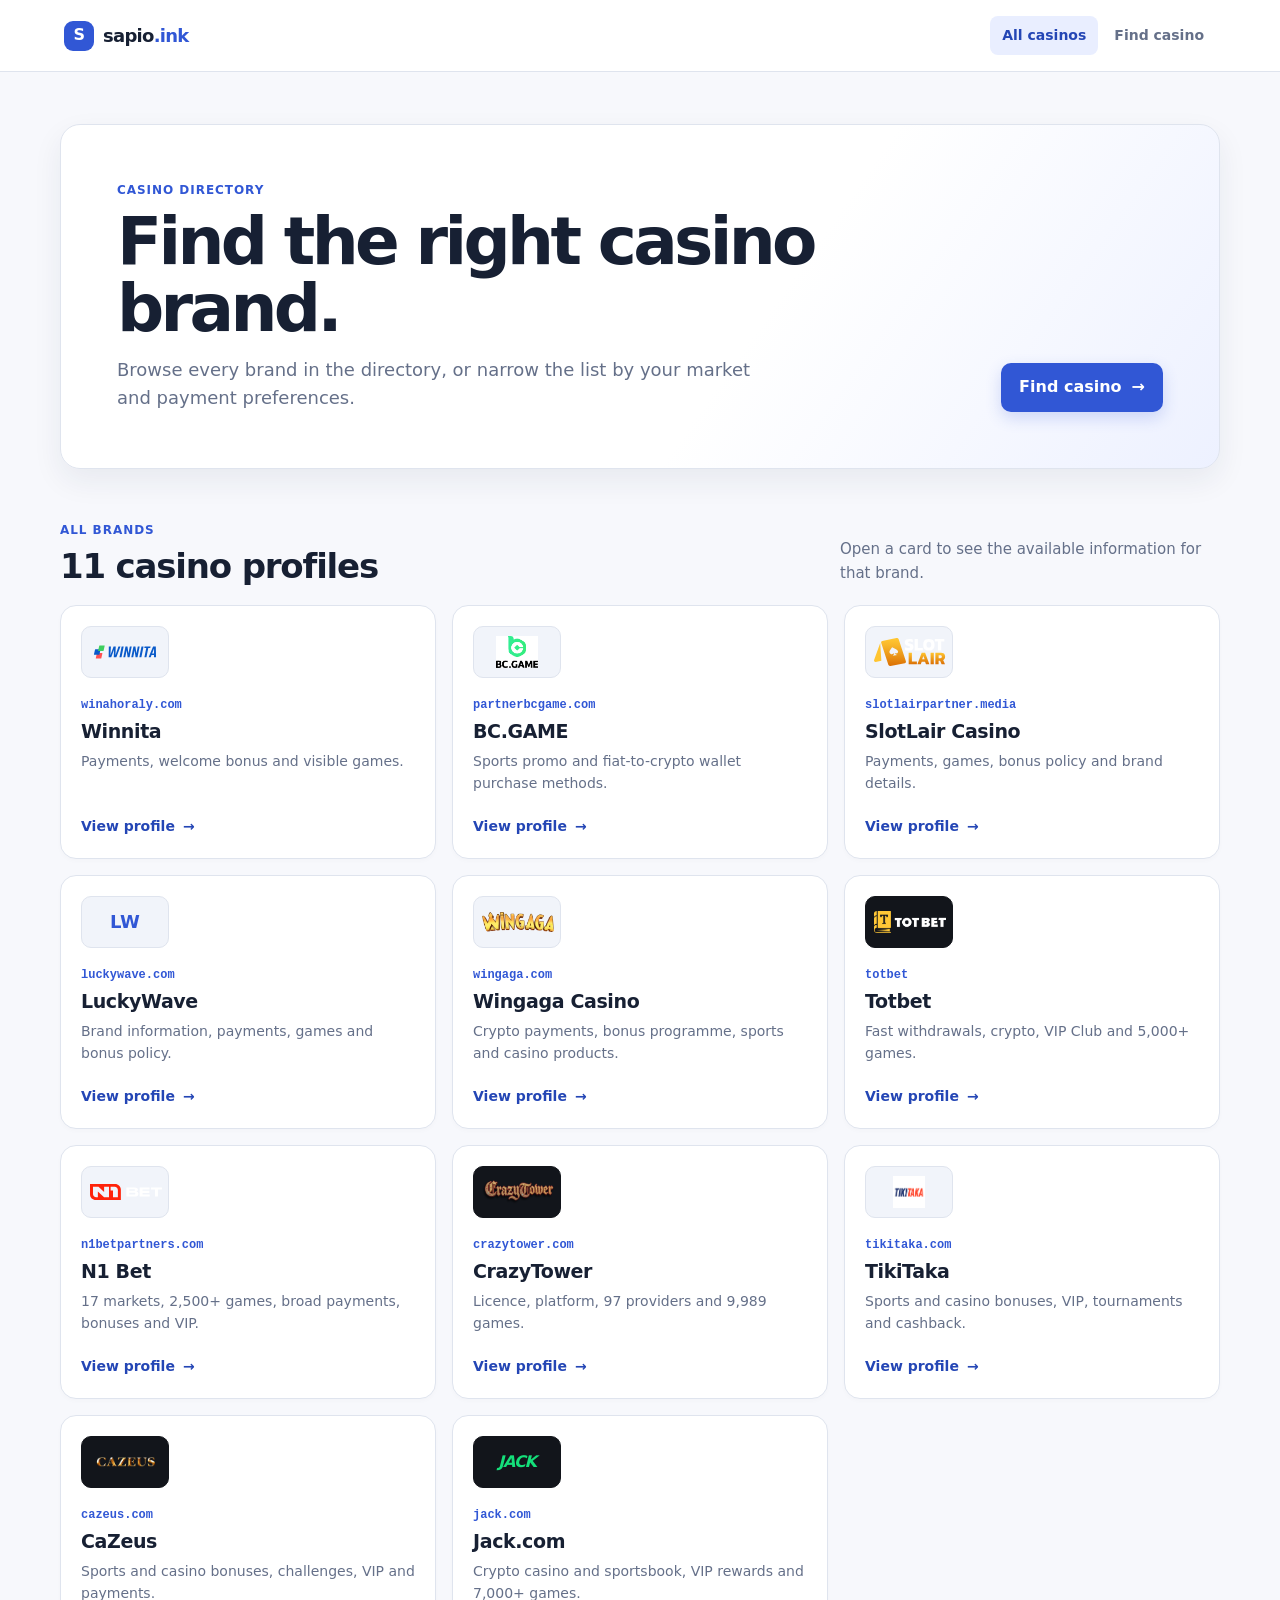
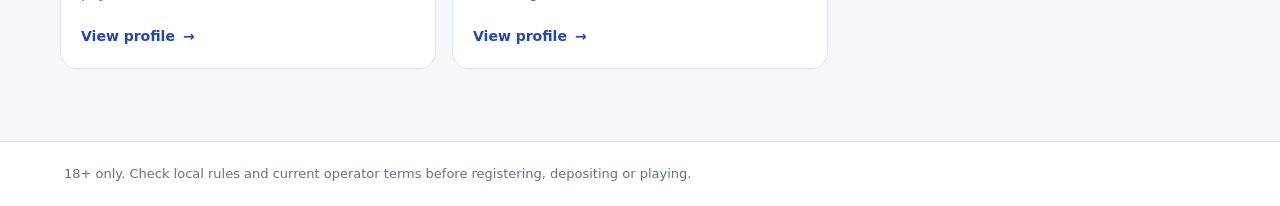
<file: index.html>
<!DOCTYPE html>
<html lang="en">
<head>
  <meta charset="utf-8">
  <meta name="viewport" content="width=device-width, initial-scale=1">
  <meta name="robots" content="index,follow">
  <meta name="theme-color" content="#f7f8fc">
  <title>Casino brands | info.sapio.ink</title>
  <meta name="description" content="Browse concise casino brand information or use the casino finder to narrow the directory by GEO and payment method.">
  <link rel="canonical" href="https://info.sapio.ink/">
  <link rel="icon" type="image/svg+xml" href="/favicon.svg">
  <link rel="manifest" href="/manifest.webmanifest">
  <link rel="stylesheet" href="/styles.css?v=20260722-3">
  <meta property="og:title" content="Casino brands | info.sapio.ink">
  <meta property="og:description" content="Browse casino information cards or find brands by GEO and payment method.">
  <meta property="og:url" content="https://info.sapio.ink/">
  <meta property="og:type" content="website">
</head>
<body>
  <header class="page-header">
    <a class="home-link" href="/" aria-label="Sapio casino directory">
      <span class="brand-mark" aria-hidden="true">S</span>
      <span>sapio<span class="brand-dot">.ink</span></span>
    </a>
    <nav class="header-nav" aria-label="Primary navigation">
      <a href="/" aria-current="page">All casinos</a>
      <a href="/payments/">Find casino</a>
    </nav>
  </header>

  <main class="page-shell directory-shell">
    <section class="directory-hero" aria-labelledby="directory-title">
      <p class="eyebrow">Casino directory</p>
      <div class="directory-hero-content">
        <div>
          <h1 id="directory-title">Find the right casino brand.</h1>
          <p>Browse every brand in the directory, or narrow the list by your market and payment preferences.</p>
        </div>
        <a class="button button-primary" href="/payments/">Find casino <span aria-hidden="true">→</span></a>
      </div>
    </section>

    <section class="brand-directory" aria-labelledby="brand-directory-title">
      <div class="section-heading">
        <div>
          <p class="eyebrow">All brands</p>
          <h2 id="brand-directory-title">11 casino profiles</h2>
        </div>
        <p>Open a card to see the available information for that brand.</p>
      </div>

      <div class="brand-grid">
        <a class="brand-card" href="/winahoraly.com/">
          <span class="brand-card-logo"><img src="/logos/winnita-logo.svg" alt="Winnita logo"></span>
          <span class="brand-card-domain">winahoraly.com</span>
          <strong>Winnita</strong>
          <span class="brand-card-copy">Payments, welcome bonus and visible games.</span>
          <span class="card-link">View profile <span aria-hidden="true">→</span></span>
        </a>
        <a class="brand-card" href="/partnerbcgame.com/">
          <span class="brand-card-logo"><img src="/logos/bcgame-logo-alt.png" alt="BC.GAME logo"></span>
          <span class="brand-card-domain">partnerbcgame.com</span>
          <strong>BC.GAME</strong>
          <span class="brand-card-copy">Sports promo and fiat-to-crypto wallet purchase methods.</span>
          <span class="card-link">View profile <span aria-hidden="true">→</span></span>
        </a>
        <a class="brand-card" href="/slotlairpartner.media/">
          <span class="brand-card-logo"><img src="/logos/slotlair-logo.svg" alt="SlotLair Casino logo"></span>
          <span class="brand-card-domain">slotlairpartner.media</span>
          <strong>SlotLair Casino</strong>
          <span class="brand-card-copy">Payments, games, bonus policy and brand details.</span>
          <span class="card-link">View profile <span aria-hidden="true">→</span></span>
        </a>
        <a class="brand-card" href="/luckywave.com/">
          <span class="brand-card-logo logo-text" aria-hidden="true">LW</span>
          <span class="brand-card-domain">luckywave.com</span>
          <strong>LuckyWave</strong>
          <span class="brand-card-copy">Brand information, payments, games and bonus policy.</span>
          <span class="card-link">View profile <span aria-hidden="true">→</span></span>
        </a>
        <a class="brand-card" href="/wingaga.com/">
          <span class="brand-card-logo"><img src="/logos/wingaga-logo.webp" alt="Wingaga Casino logo"></span>
          <span class="brand-card-domain">wingaga.com</span>
          <strong>Wingaga Casino</strong>
          <span class="brand-card-copy">Crypto payments, bonus programme, sports and casino products.</span>
          <span class="card-link">View profile <span aria-hidden="true">→</span></span>
        </a>
        <a class="brand-card" href="/totbet/">
          <span class="brand-card-logo logo-dark"><img src="/logos/totbet-logo-full.png" alt="Totbet logo"></span>
          <span class="brand-card-domain">totbet</span>
          <strong>Totbet</strong>
          <span class="brand-card-copy">Fast withdrawals, crypto, VIP Club and 5,000+ games.</span>
          <span class="card-link">View profile <span aria-hidden="true">→</span></span>
        </a>
        <a class="brand-card" href="/n1betpartners.com/">
          <span class="brand-card-logo"><img src="/logos/n1bet-logo.svg" alt="N1 Bet logo"></span>
          <span class="brand-card-domain">n1betpartners.com</span>
          <strong>N1 Bet</strong>
          <span class="brand-card-copy">17 markets, 2,500+ games, broad payments, bonuses and VIP.</span>
          <span class="card-link">View profile <span aria-hidden="true">→</span></span>
        </a>
        <a class="brand-card" href="/crazytower.com/">
          <span class="brand-card-logo logo-dark"><img src="/logos/crazytower-logo.png" alt="CrazyTower logo"></span>
          <span class="brand-card-domain">crazytower.com</span>
          <strong>CrazyTower</strong>
          <span class="brand-card-copy">Licence, platform, 97 providers and 9,989 games.</span>
          <span class="card-link">View profile <span aria-hidden="true">→</span></span>
        </a>
        <a class="brand-card" href="/tikitaka.com/">
          <span class="brand-card-logo"><img src="/logos/tikitaka-logo.png" alt="TikiTaka logo"></span>
          <span class="brand-card-domain">tikitaka.com</span>
          <strong>TikiTaka</strong>
          <span class="brand-card-copy">Sports and casino bonuses, VIP, tournaments and cashback.</span>
          <span class="card-link">View profile <span aria-hidden="true">→</span></span>
        </a>
        <a class="brand-card" href="/cazeus.com/">
          <span class="brand-card-logo logo-dark"><img src="/logos/cazeus-logo.png" alt="CaZeus logo"></span>
          <span class="brand-card-domain">cazeus.com</span>
          <strong>CaZeus</strong>
          <span class="brand-card-copy">Sports and casino bonuses, challenges, VIP and payments.</span>
          <span class="card-link">View profile <span aria-hidden="true">→</span></span>
        </a>
        <a class="brand-card" href="/jack.com/">
          <span class="brand-card-logo logo-dark logo-text logo-jack" aria-hidden="true">JACK</span>
          <span class="brand-card-domain">jack.com</span>
          <strong>Jack.com</strong>
          <span class="brand-card-copy">Crypto casino and sportsbook, VIP rewards and 7,000+ games.</span>
          <span class="card-link">View profile <span aria-hidden="true">→</span></span>
        </a>
      </div>
    </section>
  </main>

  <footer class="page-footer">
    <p>18+ only. Check local rules and current operator terms before registering, depositing or playing.</p>
  </footer>
</body>
</html>
</file>
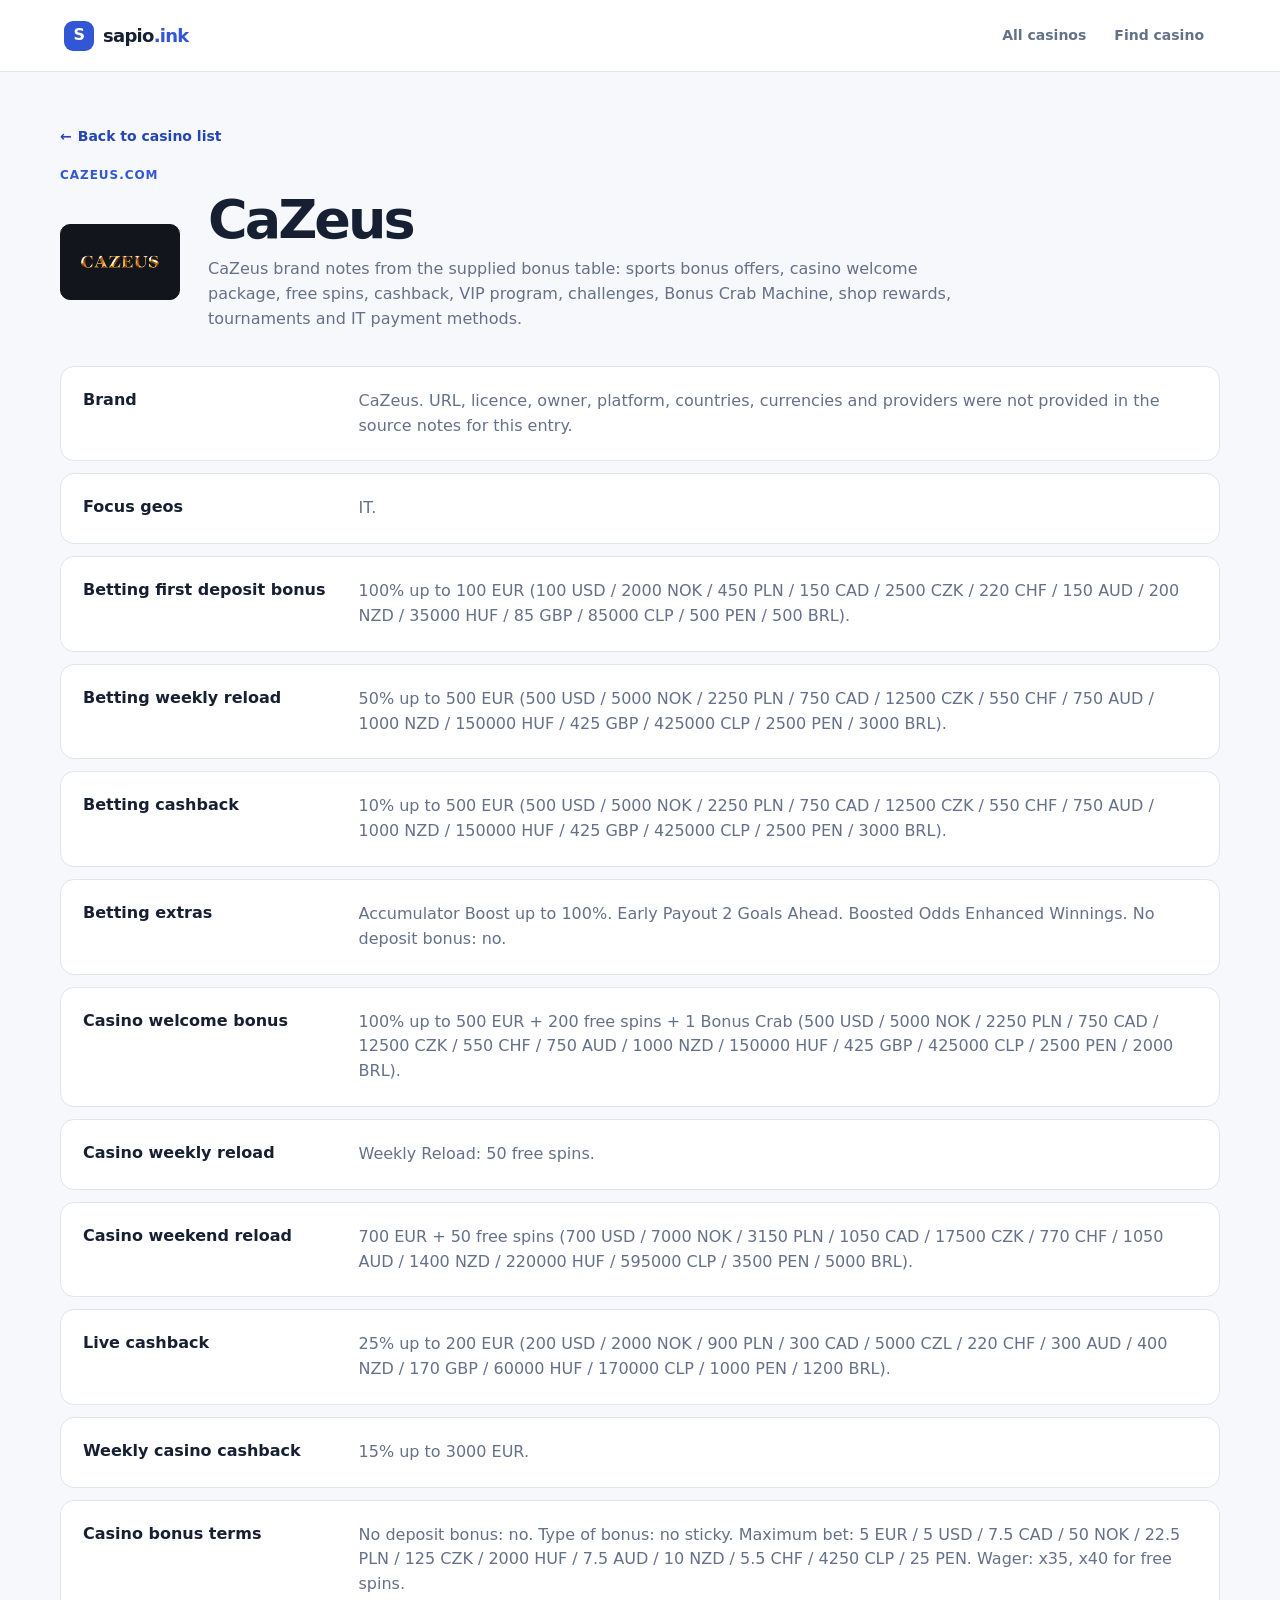
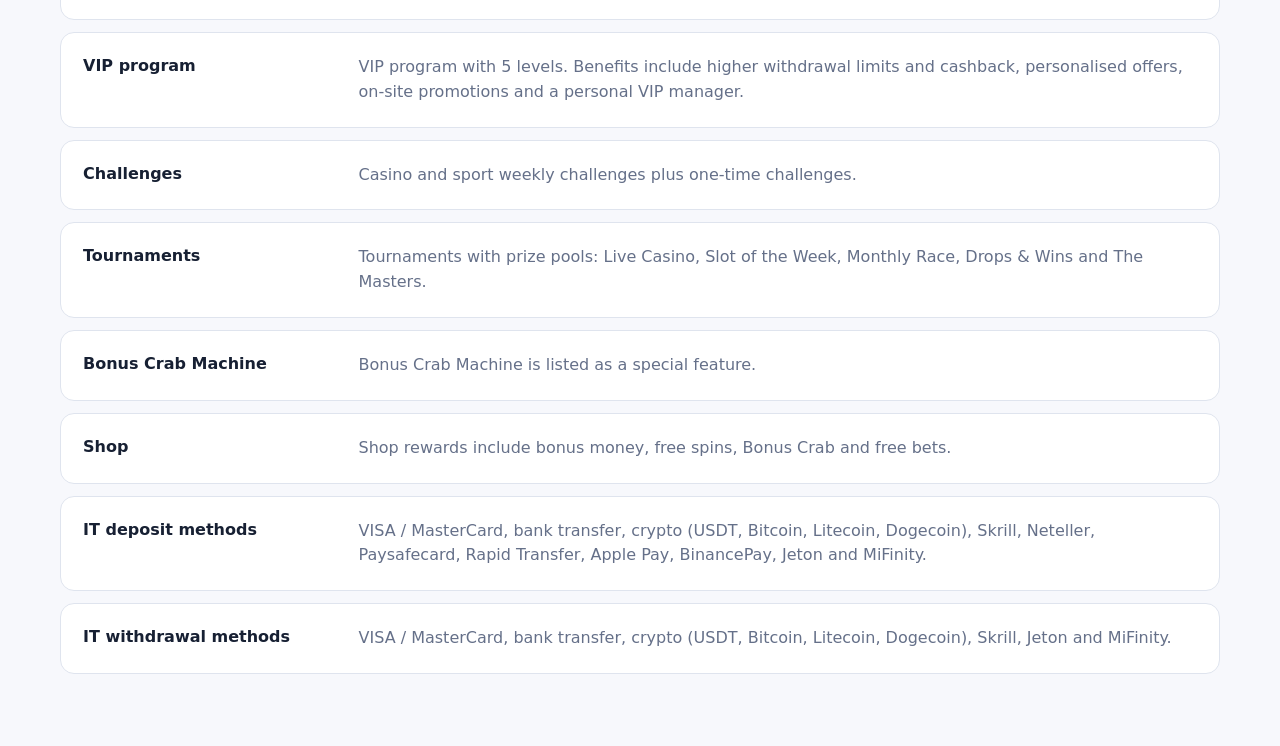
<file: cazeus.com/index.html>
<!DOCTYPE html>
<html lang="en">
<head>
  <meta charset="utf-8">
  <meta name="viewport" content="width=device-width, initial-scale=1">
  <meta name="robots" content="index,follow">
  <title>CaZeus info | info.sapio.ink</title>
  <meta name="description" content="Plain text notes for CaZeus: betting bonuses, casino welcome offer, reloads, cashback, VIP program, challenges, tournaments, shop, wagering and IT payment methods.">
  <link rel="canonical" href="https://info.sapio.ink/cazeus.com/">
  <link rel="stylesheet" href="/styles.css?v=20260722-3">
</head>
<body>
  <header class="page-header">
    <a class="home-link" href="/" aria-label="Sapio casino directory"><span class="brand-mark" aria-hidden="true">S</span><span>sapio<span class="brand-dot">.ink</span></span></a>
    <nav class="header-nav" aria-label="Primary navigation"><a href="/">All casinos</a><a href="/payments/">Find casino</a></nav>
  </header>
  <main class="page-shell">
    <section class="detail-header">
      <a class="back-link" href="/">Back to casino list</a>
      <p class="label">cazeus.com</p>
      <div class="brand-heading">
        <span class="brand-logo logo-dark"><img src="/logos/cazeus-logo.png" alt="CaZeus logo"></span>
        <div>
          <h1>CaZeus</h1>
          <p>CaZeus brand notes from the supplied bonus table: sports bonus offers, casino welcome package, free spins, cashback, VIP program, challenges, Bonus Crab Machine, shop rewards, tournaments and IT payment methods.</p>
        </div>
      </div>
    </section>
    <section class="detail-grid" aria-label="CaZeus details">
      <article class="detail-row">
        <h2>Brand</h2>
        <p>CaZeus. URL, licence, owner, platform, countries, currencies and providers were not provided in the source notes for this entry.</p>
      </article>
      <article class="detail-row">
        <h2>Focus geos</h2>
        <p>IT.</p>
      </article>
      <article class="detail-row">
        <h2>Betting first deposit bonus</h2>
        <p>100% up to 100 EUR (100 USD / 2000 NOK / 450 PLN / 150 CAD / 2500 CZK / 220 CHF / 150 AUD / 200 NZD / 35000 HUF / 85 GBP / 85000 CLP / 500 PEN / 500 BRL).</p>
      </article>
      <article class="detail-row">
        <h2>Betting weekly reload</h2>
        <p>50% up to 500 EUR (500 USD / 5000 NOK / 2250 PLN / 750 CAD / 12500 CZK / 550 CHF / 750 AUD / 1000 NZD / 150000 HUF / 425 GBP / 425000 CLP / 2500 PEN / 3000 BRL).</p>
      </article>
      <article class="detail-row">
        <h2>Betting cashback</h2>
        <p>10% up to 500 EUR (500 USD / 5000 NOK / 2250 PLN / 750 CAD / 12500 CZK / 550 CHF / 750 AUD / 1000 NZD / 150000 HUF / 425 GBP / 425000 CLP / 2500 PEN / 3000 BRL).</p>
      </article>
      <article class="detail-row">
        <h2>Betting extras</h2>
        <p>Accumulator Boost up to 100%. Early Payout 2 Goals Ahead. Boosted Odds Enhanced Winnings. No deposit bonus: no.</p>
      </article>
      <article class="detail-row">
        <h2>Casino welcome bonus</h2>
        <p>100% up to 500 EUR + 200 free spins + 1 Bonus Crab (500 USD / 5000 NOK / 2250 PLN / 750 CAD / 12500 CZK / 550 CHF / 750 AUD / 1000 NZD / 150000 HUF / 425 GBP / 425000 CLP / 2500 PEN / 2000 BRL).</p>
      </article>
      <article class="detail-row">
        <h2>Casino weekly reload</h2>
        <p>Weekly Reload: 50 free spins.</p>
      </article>
      <article class="detail-row">
        <h2>Casino weekend reload</h2>
        <p>700 EUR + 50 free spins (700 USD / 7000 NOK / 3150 PLN / 1050 CAD / 17500 CZK / 770 CHF / 1050 AUD / 1400 NZD / 220000 HUF / 595000 CLP / 3500 PEN / 5000 BRL).</p>
      </article>
      <article class="detail-row">
        <h2>Live cashback</h2>
        <p>25% up to 200 EUR (200 USD / 2000 NOK / 900 PLN / 300 CAD / 5000 CZL / 220 CHF / 300 AUD / 400 NZD / 170 GBP / 60000 HUF / 170000 CLP / 1000 PEN / 1200 BRL).</p>
      </article>
      <article class="detail-row">
        <h2>Weekly casino cashback</h2>
        <p>15% up to 3000 EUR.</p>
      </article>
      <article class="detail-row">
        <h2>Casino bonus terms</h2>
        <p>No deposit bonus: no. Type of bonus: no sticky. Maximum bet: 5 EUR / 5 USD / 7.5 CAD / 50 NOK / 22.5 PLN / 125 CZK / 2000 HUF / 7.5 AUD / 10 NZD / 5.5 CHF / 4250 CLP / 25 PEN. Wager: x35, x40 for free spins.</p>
      </article>
      <article class="detail-row">
        <h2>VIP program</h2>
        <p>VIP program with 5 levels. Benefits include higher withdrawal limits and cashback, personalised offers, on-site promotions and a personal VIP manager.</p>
      </article>
      <article class="detail-row">
        <h2>Challenges</h2>
        <p>Casino and sport weekly challenges plus one-time challenges.</p>
      </article>
      <article class="detail-row">
        <h2>Tournaments</h2>
        <p>Tournaments with prize pools: Live Casino, Slot of the Week, Monthly Race, Drops &amp; Wins and The Masters.</p>
      </article>
      <article class="detail-row">
        <h2>Bonus Crab Machine</h2>
        <p>Bonus Crab Machine is listed as a special feature.</p>
      </article>
      <article class="detail-row">
        <h2>Shop</h2>
        <p>Shop rewards include bonus money, free spins, Bonus Crab and free bets.</p>
      </article>
      <article class="detail-row">
        <h2>IT deposit methods</h2>
        <p>VISA / MasterCard, bank transfer, crypto (USDT, Bitcoin, Litecoin, Dogecoin), Skrill, Neteller, Paysafecard, Rapid Transfer, Apple Pay, BinancePay, Jeton and MiFinity.</p>
      </article>
      <article class="detail-row">
        <h2>IT withdrawal methods</h2>
        <p>VISA / MasterCard, bank transfer, crypto (USDT, Bitcoin, Litecoin, Dogecoin), Skrill, Jeton and MiFinity.</p>
      </article>
    </section>
  </main>
</body>
</html>
</file>
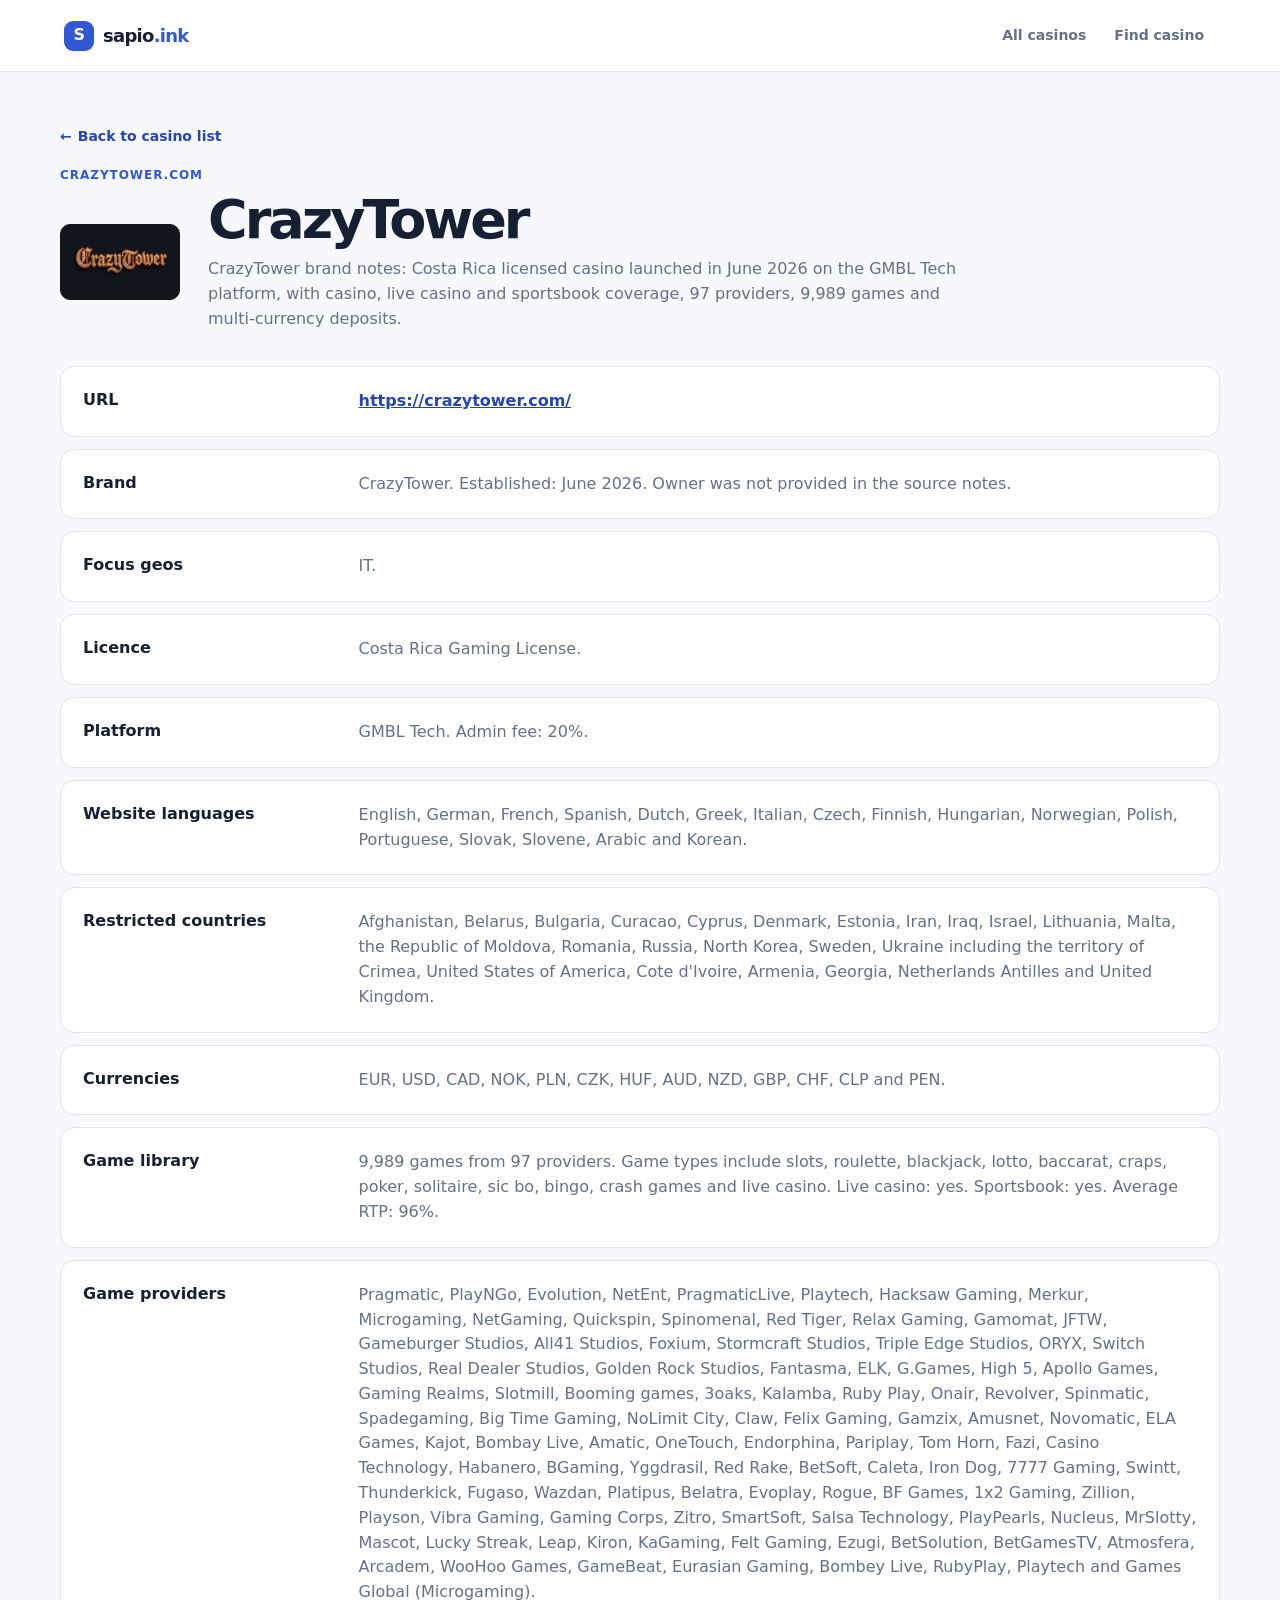
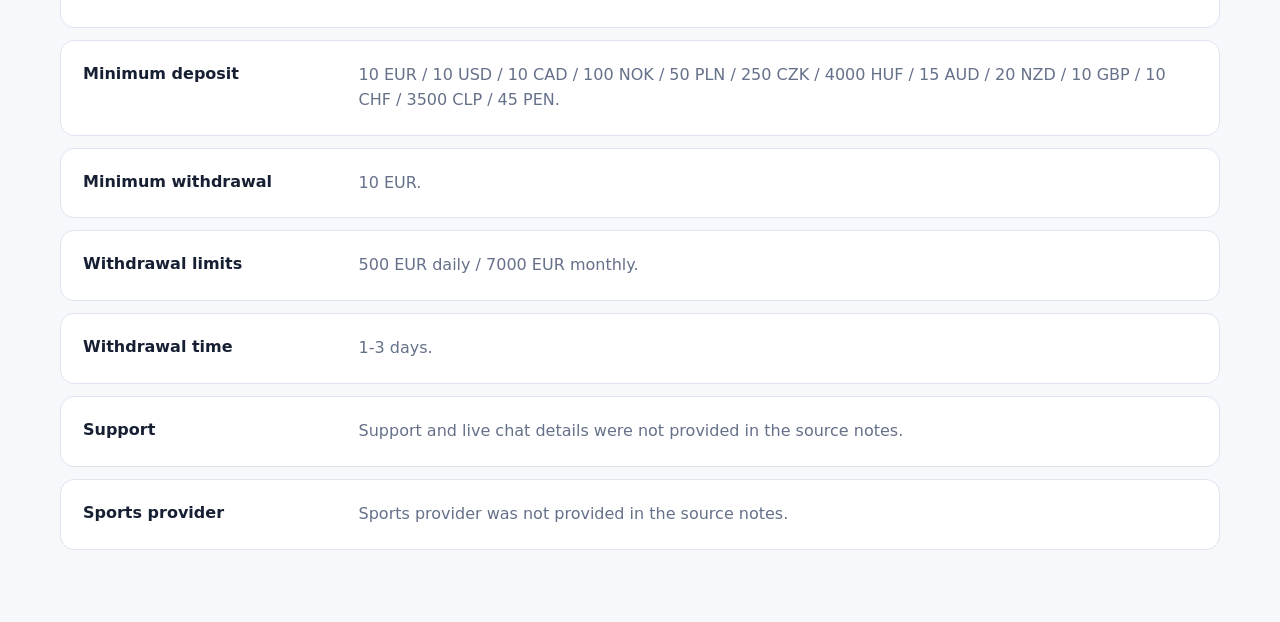
<file: crazytower.com/index.html>
<!DOCTYPE html>
<html lang="en">
<head>
  <meta charset="utf-8">
  <meta name="viewport" content="width=device-width, initial-scale=1">
  <meta name="robots" content="index,follow">
  <title>CrazyTower info | info.sapio.ink</title>
  <meta name="description" content="Plain text notes for CrazyTower: licence, platform, languages, restricted countries, currencies, games, providers, deposits, withdrawals and support fields.">
  <link rel="canonical" href="https://info.sapio.ink/crazytower.com/">
  <link rel="stylesheet" href="/styles.css?v=20260722-3">
</head>
<body>
  <header class="page-header">
    <a class="home-link" href="/" aria-label="Sapio casino directory"><span class="brand-mark" aria-hidden="true">S</span><span>sapio<span class="brand-dot">.ink</span></span></a>
    <nav class="header-nav" aria-label="Primary navigation"><a href="/">All casinos</a><a href="/payments/">Find casino</a></nav>
  </header>
  <main class="page-shell">
    <section class="detail-header">
      <a class="back-link" href="/">Back to casino list</a>
      <p class="label">crazytower.com</p>
      <div class="brand-heading">
        <span class="brand-logo logo-dark"><img src="/logos/crazytower-logo.png" alt="CrazyTower logo"></span>
        <div>
          <h1>CrazyTower</h1>
          <p>CrazyTower brand notes: Costa Rica licensed casino launched in June 2026 on the GMBL Tech platform, with casino, live casino and sportsbook coverage, 97 providers, 9,989 games and multi-currency deposits.</p>
        </div>
      </div>
    </section>
    <section class="detail-grid" aria-label="CrazyTower details">
      <article class="detail-row">
        <h2>URL</h2>
        <p><a href="https://crazytower.com/">https://crazytower.com/</a></p>
      </article>
      <article class="detail-row">
        <h2>Brand</h2>
        <p>CrazyTower. Established: June 2026. Owner was not provided in the source notes.</p>
      </article>
      <article class="detail-row">
        <h2>Focus geos</h2>
        <p>IT.</p>
      </article>
      <article class="detail-row">
        <h2>Licence</h2>
        <p>Costa Rica Gaming License.</p>
      </article>
      <article class="detail-row">
        <h2>Platform</h2>
        <p>GMBL Tech. Admin fee: 20%.</p>
      </article>
      <article class="detail-row">
        <h2>Website languages</h2>
        <p>English, German, French, Spanish, Dutch, Greek, Italian, Czech, Finnish, Hungarian, Norwegian, Polish, Portuguese, Slovak, Slovene, Arabic and Korean.</p>
      </article>
      <article class="detail-row">
        <h2>Restricted countries</h2>
        <p>Afghanistan, Belarus, Bulgaria, Curacao, Cyprus, Denmark, Estonia, Iran, Iraq, Israel, Lithuania, Malta, the Republic of Moldova, Romania, Russia, North Korea, Sweden, Ukraine including the territory of Crimea, United States of America, Cote d'Ivoire, Armenia, Georgia, Netherlands Antilles and United Kingdom.</p>
      </article>
      <article class="detail-row">
        <h2>Currencies</h2>
        <p>EUR, USD, CAD, NOK, PLN, CZK, HUF, AUD, NZD, GBP, CHF, CLP and PEN.</p>
      </article>
      <article class="detail-row">
        <h2>Game library</h2>
        <p>9,989 games from 97 providers. Game types include slots, roulette, blackjack, lotto, baccarat, craps, poker, solitaire, sic bo, bingo, crash games and live casino. Live casino: yes. Sportsbook: yes. Average RTP: 96%.</p>
      </article>
      <article class="detail-row">
        <h2>Game providers</h2>
        <p>Pragmatic, PlayNGo, Evolution, NetEnt, PragmaticLive, Playtech, Hacksaw Gaming, Merkur, Microgaming, NetGaming, Quickspin, Spinomenal, Red Tiger, Relax Gaming, Gamomat, JFTW, Gameburger Studios, All41 Studios, Foxium, Stormcraft Studios, Triple Edge Studios, ORYX, Switch Studios, Real Dealer Studios, Golden Rock Studios, Fantasma, ELK, G.Games, High 5, Apollo Games, Gaming Realms, Slotmill, Booming games, 3oaks, Kalamba, Ruby Play, Onair, Revolver, Spinmatic, Spadegaming, Big Time Gaming, NoLimit City, Claw, Felix Gaming, Gamzix, Amusnet, Novomatic, ELA Games, Kajot, Bombay Live, Amatic, OneTouch, Endorphina, Pariplay, Tom Horn, Fazi, Casino Technology, Habanero, BGaming, Yggdrasil, Red Rake, BetSoft, Caleta, Iron Dog, 7777 Gaming, Swintt, Thunderkick, Fugaso, Wazdan, Platipus, Belatra, Evoplay, Rogue, BF Games, 1x2 Gaming, Zillion, Playson, Vibra Gaming, Gaming Corps, Zitro, SmartSoft, Salsa Technology, PlayPearls, Nucleus, MrSlotty, Mascot, Lucky Streak, Leap, Kiron, KaGaming, Felt Gaming, Ezugi, BetSolution, BetGamesTV, Atmosfera, Arcadem, WooHoo Games, GameBeat, Eurasian Gaming, Bombey Live, RubyPlay, Playtech and Games Global (Microgaming).</p>
      </article>
      <article class="detail-row">
        <h2>Minimum deposit</h2>
        <p>10 EUR / 10 USD / 10 CAD / 100 NOK / 50 PLN / 250 CZK / 4000 HUF / 15 AUD / 20 NZD / 10 GBP / 10 CHF / 3500 CLP / 45 PEN.</p>
      </article>
      <article class="detail-row">
        <h2>Minimum withdrawal</h2>
        <p>10 EUR.</p>
      </article>
      <article class="detail-row">
        <h2>Withdrawal limits</h2>
        <p>500 EUR daily / 7000 EUR monthly.</p>
      </article>
      <article class="detail-row">
        <h2>Withdrawal time</h2>
        <p>1-3 days.</p>
      </article>
      <article class="detail-row">
        <h2>Support</h2>
        <p>Support and live chat details were not provided in the source notes.</p>
      </article>
      <article class="detail-row">
        <h2>Sports provider</h2>
        <p>Sports provider was not provided in the source notes.</p>
      </article>
    </section>
  </main>
</body>
</html>
</file>
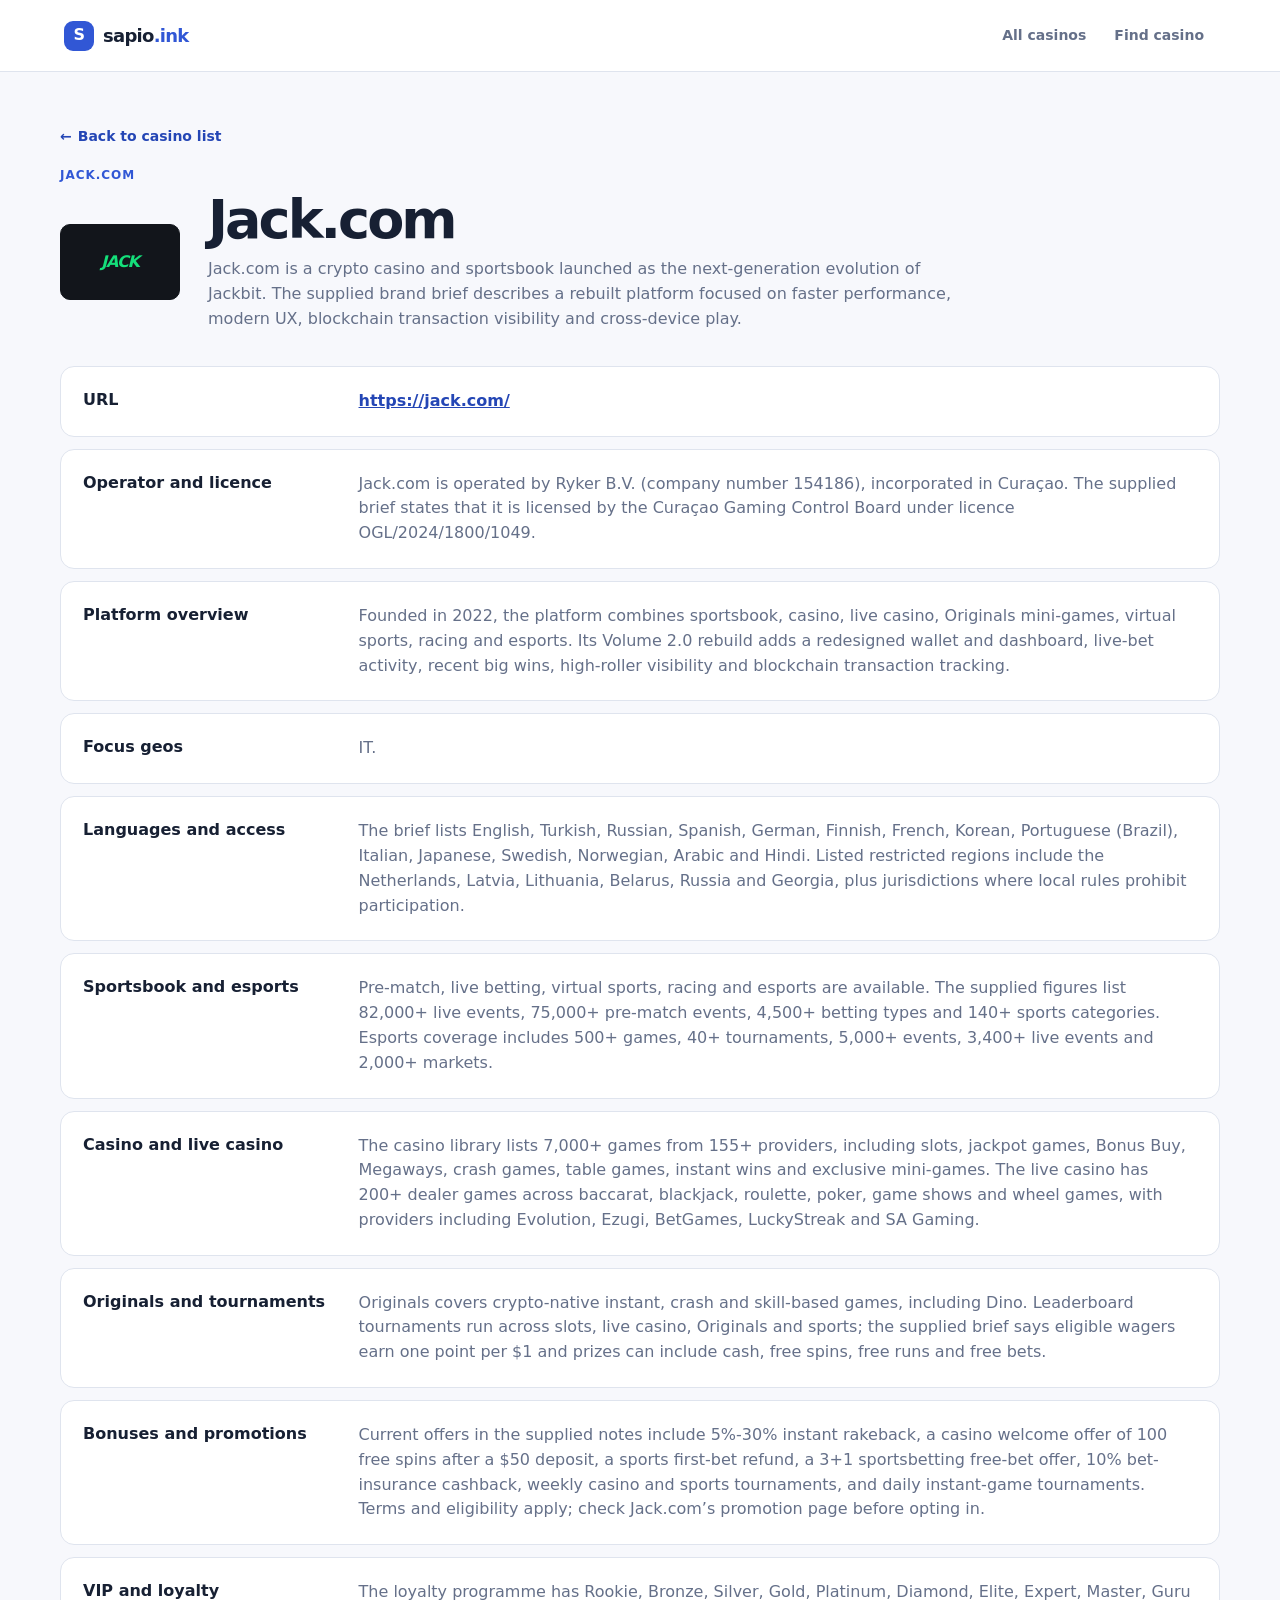
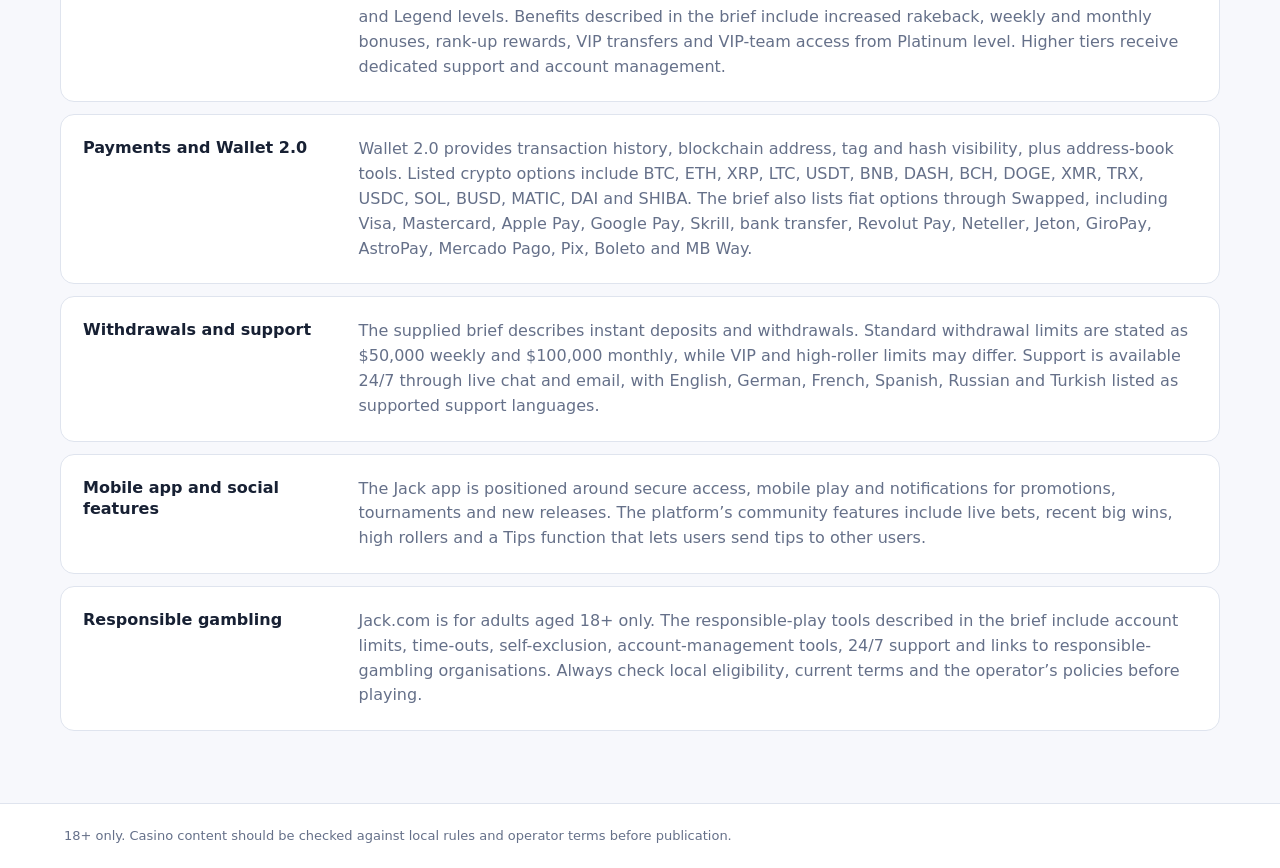
<file: jack.com/index.html>
<!DOCTYPE html>
<html lang="en">
<head>
  <meta charset="utf-8">
  <meta name="viewport" content="width=device-width, initial-scale=1">
  <meta name="robots" content="index,follow">
  <meta name="theme-color" content="#0c1320">
  <title>Jack.com info | info.sapio.ink</title>
  <meta name="description" content="Information notes for Jack.com: Curaçao licence, crypto casino and sportsbook, promotions, VIP rewards, Wallet 2.0 payments, support and responsible gambling.">
  <link rel="canonical" href="https://info.sapio.ink/jack.com/">
  <link rel="icon" type="image/svg+xml" href="/favicon.svg">
  <link rel="manifest" href="/manifest.webmanifest">
  <link rel="stylesheet" href="/styles.css?v=20260722-3">
  <meta property="og:title" content="Jack.com information">
  <meta property="og:description" content="Licence, games, sportsbook, bonuses, payments, support and responsible-gambling notes for Jack.com.">
  <meta property="og:url" content="https://info.sapio.ink/jack.com/">
  <meta property="og:type" content="website">
</head>
<body>
  <header class="page-header">
    <a class="home-link" href="/" aria-label="Sapio casino directory"><span class="brand-mark" aria-hidden="true">S</span><span>sapio<span class="brand-dot">.ink</span></span></a>
    <nav class="header-nav" aria-label="Primary navigation"><a href="/">All casinos</a><a href="/payments/">Find casino</a></nav>
  </header>

  <main class="page-shell">
    <section class="detail-header">
      <a class="back-link" href="/">Back to casino list</a>
      <p class="label">jack.com</p>
      <div class="brand-heading">
        <span class="brand-logo logo-dark logo-text logo-jack" aria-hidden="true">JACK</span>
        <div>
          <h1>Jack.com</h1>
          <p>Jack.com is a crypto casino and sportsbook launched as the next-generation evolution of Jackbit. The supplied brand brief describes a rebuilt platform focused on faster performance, modern UX, blockchain transaction visibility and cross-device play.</p>
        </div>
      </div>
    </section>

    <section class="detail-grid" aria-label="Jack.com details">
      <article class="detail-row">
        <h2>URL</h2>
        <p><a href="https://jack.com/">https://jack.com/</a></p>
      </article>
      <article class="detail-row">
        <h2>Operator and licence</h2>
        <p>Jack.com is operated by Ryker B.V. (company number 154186), incorporated in Curaçao. The supplied brief states that it is licensed by the Curaçao Gaming Control Board under licence OGL/2024/1800/1049.</p>
      </article>
      <article class="detail-row">
        <h2>Platform overview</h2>
        <p>Founded in 2022, the platform combines sportsbook, casino, live casino, Originals mini-games, virtual sports, racing and esports. Its Volume 2.0 rebuild adds a redesigned wallet and dashboard, live-bet activity, recent big wins, high-roller visibility and blockchain transaction tracking.</p>
      </article>
      <article class="detail-row">
        <h2>Focus geos</h2>
        <p>IT.</p>
      </article>
      <article class="detail-row">
        <h2>Languages and access</h2>
        <p>The brief lists English, Turkish, Russian, Spanish, German, Finnish, French, Korean, Portuguese (Brazil), Italian, Japanese, Swedish, Norwegian, Arabic and Hindi. Listed restricted regions include the Netherlands, Latvia, Lithuania, Belarus, Russia and Georgia, plus jurisdictions where local rules prohibit participation.</p>
      </article>
      <article class="detail-row">
        <h2>Sportsbook and esports</h2>
        <p>Pre-match, live betting, virtual sports, racing and esports are available. The supplied figures list 82,000+ live events, 75,000+ pre-match events, 4,500+ betting types and 140+ sports categories. Esports coverage includes 500+ games, 40+ tournaments, 5,000+ events, 3,400+ live events and 2,000+ markets.</p>
      </article>
      <article class="detail-row">
        <h2>Casino and live casino</h2>
        <p>The casino library lists 7,000+ games from 155+ providers, including slots, jackpot games, Bonus Buy, Megaways, crash games, table games, instant wins and exclusive mini-games. The live casino has 200+ dealer games across baccarat, blackjack, roulette, poker, game shows and wheel games, with providers including Evolution, Ezugi, BetGames, LuckyStreak and SA Gaming.</p>
      </article>
      <article class="detail-row">
        <h2>Originals and tournaments</h2>
        <p>Originals covers crypto-native instant, crash and skill-based games, including Dino. Leaderboard tournaments run across slots, live casino, Originals and sports; the supplied brief says eligible wagers earn one point per $1 and prizes can include cash, free spins, free runs and free bets.</p>
      </article>
      <article class="detail-row">
        <h2>Bonuses and promotions</h2>
        <p>Current offers in the supplied notes include 5%-30% instant rakeback, a casino welcome offer of 100 free spins after a $50 deposit, a sports first-bet refund, a 3+1 sportsbetting free-bet offer, 10% bet-insurance cashback, weekly casino and sports tournaments, and daily instant-game tournaments. Terms and eligibility apply; check Jack.com’s promotion page before opting in.</p>
      </article>
      <article class="detail-row">
        <h2>VIP and loyalty</h2>
        <p>The loyalty programme has Rookie, Bronze, Silver, Gold, Platinum, Diamond, Elite, Expert, Master, Guru and Legend levels. Benefits described in the brief include increased rakeback, weekly and monthly bonuses, rank-up rewards, VIP transfers and VIP-team access from Platinum level. Higher tiers receive dedicated support and account management.</p>
      </article>
      <article class="detail-row">
        <h2>Payments and Wallet 2.0</h2>
        <p>Wallet 2.0 provides transaction history, blockchain address, tag and hash visibility, plus address-book tools. Listed crypto options include BTC, ETH, XRP, LTC, USDT, BNB, DASH, BCH, DOGE, XMR, TRX, USDC, SOL, BUSD, MATIC, DAI and SHIBA. The brief also lists fiat options through Swapped, including Visa, Mastercard, Apple Pay, Google Pay, Skrill, bank transfer, Revolut Pay, Neteller, Jeton, GiroPay, AstroPay, Mercado Pago, Pix, Boleto and MB Way.</p>
      </article>
      <article class="detail-row">
        <h2>Withdrawals and support</h2>
        <p>The supplied brief describes instant deposits and withdrawals. Standard withdrawal limits are stated as $50,000 weekly and $100,000 monthly, while VIP and high-roller limits may differ. Support is available 24/7 through live chat and email, with English, German, French, Spanish, Russian and Turkish listed as supported support languages.</p>
      </article>
      <article class="detail-row">
        <h2>Mobile app and social features</h2>
        <p>The Jack app is positioned around secure access, mobile play and notifications for promotions, tournaments and new releases. The platform’s community features include live bets, recent big wins, high rollers and a Tips function that lets users send tips to other users.</p>
      </article>
      <article class="detail-row">
        <h2>Responsible gambling</h2>
        <p>Jack.com is for adults aged 18+ only. The responsible-play tools described in the brief include account limits, time-outs, self-exclusion, account-management tools, 24/7 support and links to responsible-gambling organisations. Always check local eligibility, current terms and the operator’s policies before playing.</p>
      </article>
    </section>
  </main>

  <footer class="page-footer">
    <p>18+ only. Casino content should be checked against local rules and operator terms before publication.</p>
  </footer>
</body>
</html>
</file>
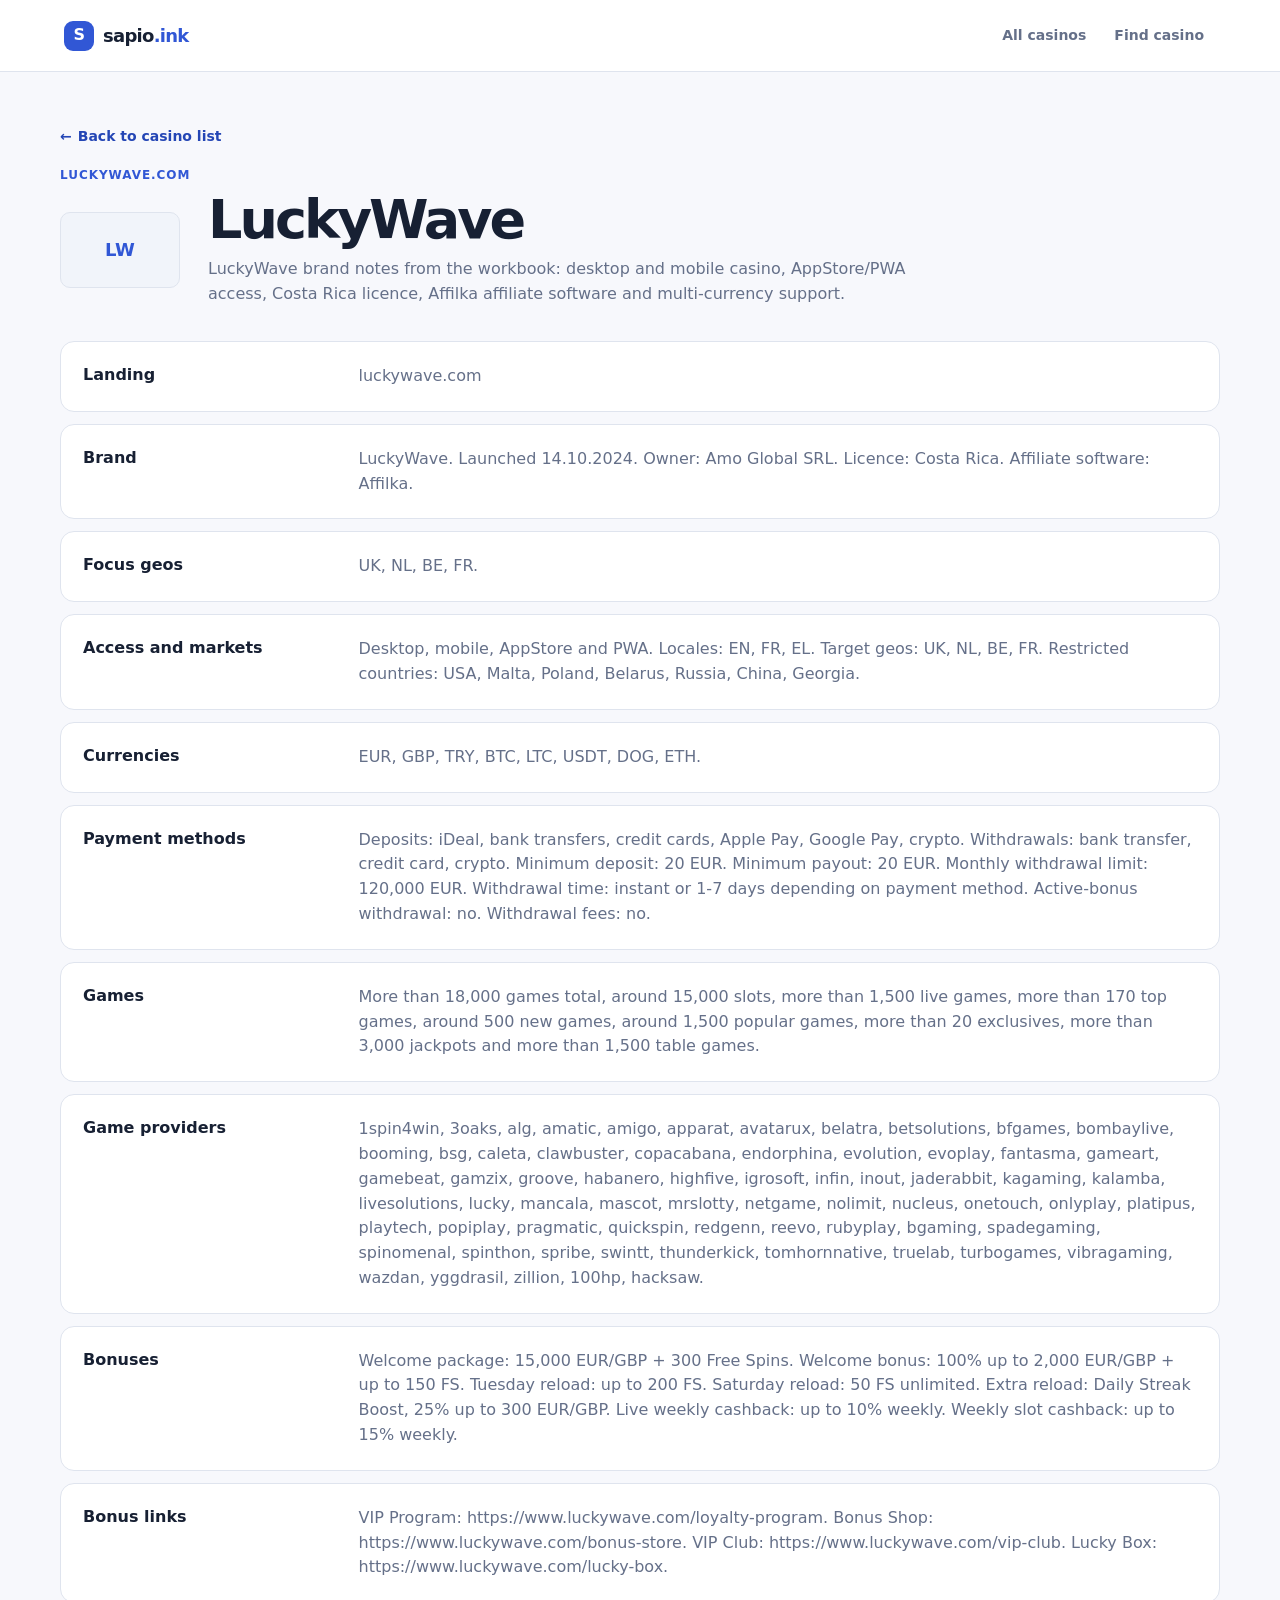
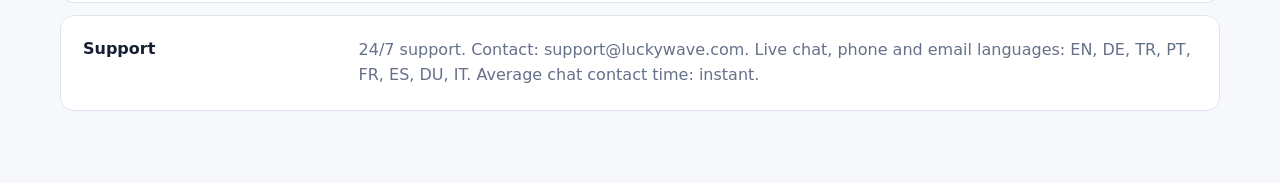
<file: luckywave.com/index.html>
<!DOCTYPE html>
<html lang="en">
<head>
  <meta charset="utf-8">
  <meta name="viewport" content="width=device-width, initial-scale=1">
  <meta name="robots" content="index,follow">
  <title>LuckyWave casino info | info.sapio.ink</title>
  <meta name="description" content="Plain text notes for LuckyWave: brand info, payments, games, support and bonus policy from the workbook.">
  <link rel="canonical" href="https://info.sapio.ink/luckywave.com/">
  <link rel="stylesheet" href="/styles.css?v=20260722-3">
</head>
<body>
  <header class="page-header">
    <a class="home-link" href="/" aria-label="Sapio casino directory"><span class="brand-mark" aria-hidden="true">S</span><span>sapio<span class="brand-dot">.ink</span></span></a>
    <nav class="header-nav" aria-label="Primary navigation"><a href="/">All casinos</a><a href="/payments/">Find casino</a></nav>
  </header>
  <main class="page-shell">
    <section class="detail-header">
      <a class="back-link" href="/">Back to casino list</a>
      <p class="label">luckywave.com</p>
      <div class="brand-heading">
        <span class="brand-logo logo-text" aria-hidden="true">LW</span>
        <div>
          <h1>LuckyWave</h1>
          <p>LuckyWave brand notes from the workbook: desktop and mobile casino, AppStore/PWA access, Costa Rica licence, Affilka affiliate software and multi-currency support.</p>
        </div>
      </div>
    </section>
    <section class="detail-grid" aria-label="LuckyWave casino details">
      <article class="detail-row">
        <h2>Landing</h2>
        <p>luckywave.com</p>
      </article>
      <article class="detail-row">
        <h2>Brand</h2>
        <p>LuckyWave. Launched 14.10.2024. Owner: Amo Global SRL. Licence: Costa Rica. Affiliate software: Affilka.</p>
      </article>
      <article class="detail-row">
        <h2>Focus geos</h2>
        <p>UK, NL, BE, FR.</p>
      </article>
      <article class="detail-row">
        <h2>Access and markets</h2>
        <p>Desktop, mobile, AppStore and PWA. Locales: EN, FR, EL. Target geos: UK, NL, BE, FR. Restricted countries: USA, Malta, Poland, Belarus, Russia, China, Georgia.</p>
      </article>
      <article class="detail-row">
        <h2>Currencies</h2>
        <p>EUR, GBP, TRY, BTC, LTC, USDT, DOG, ETH.</p>
      </article>
      <article class="detail-row">
        <h2>Payment methods</h2>
        <p>Deposits: iDeal, bank transfers, credit cards, Apple Pay, Google Pay, crypto. Withdrawals: bank transfer, credit card, crypto. Minimum deposit: 20 EUR. Minimum payout: 20 EUR. Monthly withdrawal limit: 120,000 EUR. Withdrawal time: instant or 1-7 days depending on payment method. Active-bonus withdrawal: no. Withdrawal fees: no.</p>
      </article>
      <article class="detail-row">
        <h2>Games</h2>
        <p>More than 18,000 games total, around 15,000 slots, more than 1,500 live games, more than 170 top games, around 500 new games, around 1,500 popular games, more than 20 exclusives, more than 3,000 jackpots and more than 1,500 table games.</p>
      </article>
      <article class="detail-row">
        <h2>Game providers</h2>
        <p>1spin4win, 3oaks, alg, amatic, amigo, apparat, avatarux, belatra, betsolutions, bfgames, bombaylive, booming, bsg, caleta, clawbuster, copacabana, endorphina, evolution, evoplay, fantasma, gameart, gamebeat, gamzix, groove, habanero, highfive, igrosoft, infin, inout, jaderabbit, kagaming, kalamba, livesolutions, lucky, mancala, mascot, mrslotty, netgame, nolimit, nucleus, onetouch, onlyplay, platipus, playtech, popiplay, pragmatic, quickspin, redgenn, reevo, rubyplay, bgaming, spadegaming, spinomenal, spinthon, spribe, swintt, thunderkick, tomhornnative, truelab, turbogames, vibragaming, wazdan, yggdrasil, zillion, 100hp, hacksaw.</p>
      </article>
      <article class="detail-row">
        <h2>Bonuses</h2>
        <p>Welcome package: 15,000 EUR/GBP + 300 Free Spins. Welcome bonus: 100% up to 2,000 EUR/GBP + up to 150 FS. Tuesday reload: up to 200 FS. Saturday reload: 50 FS unlimited. Extra reload: Daily Streak Boost, 25% up to 300 EUR/GBP. Live weekly cashback: up to 10% weekly. Weekly slot cashback: up to 15% weekly.</p>
      </article>
      <article class="detail-row">
        <h2>Bonus links</h2>
        <p>VIP Program: https://www.luckywave.com/loyalty-program. Bonus Shop: https://www.luckywave.com/bonus-store. VIP Club: https://www.luckywave.com/vip-club. Lucky Box: https://www.luckywave.com/lucky-box.</p>
      </article>
      <article class="detail-row">
        <h2>Support</h2>
        <p>24/7 support. Contact: support@luckywave.com. Live chat, phone and email languages: EN, DE, TR, PT, FR, ES, DU, IT. Average chat contact time: instant.</p>
      </article>
    </section>
  </main>
</body>
</html>
</file>
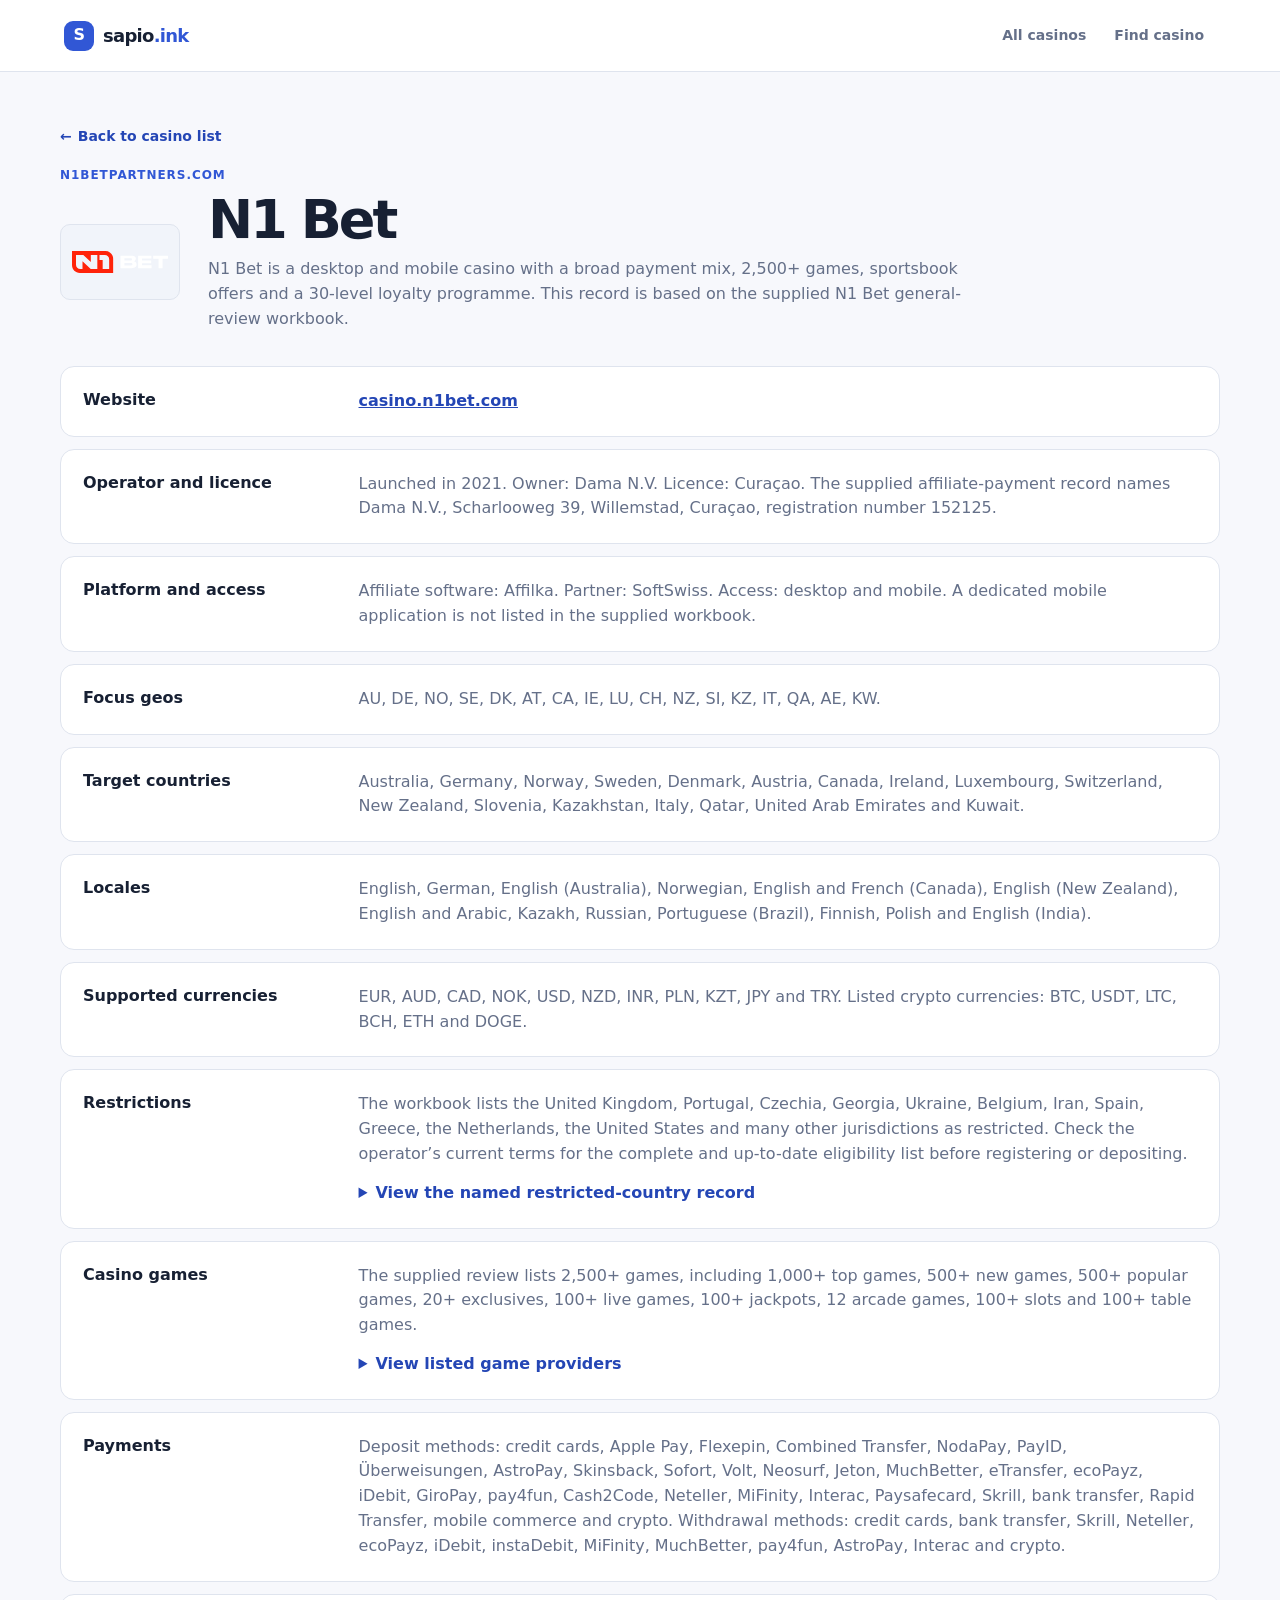
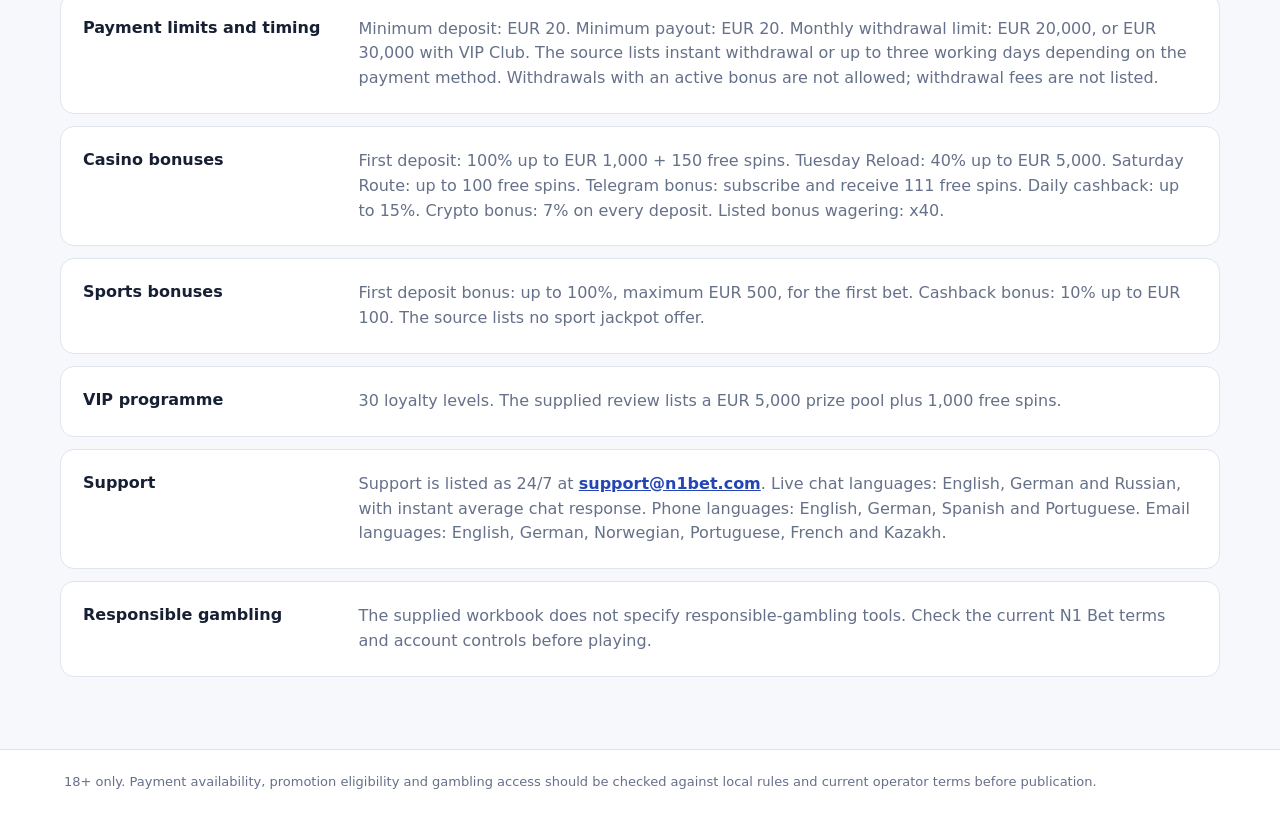
<file: n1betpartners.com/index.html>
<!DOCTYPE html>
<html lang="en">
<head>
  <meta charset="utf-8">
  <meta name="viewport" content="width=device-width, initial-scale=1">
  <meta name="robots" content="index,follow">
  <meta name="theme-color" content="#f5f7fb">
  <title>N1 Bet info | info.sapio.ink</title>
  <meta name="description" content="N1 Bet information: Curaçao licence, target markets, 2,500+ games, payment methods, limits, support, casino and sports bonuses, and VIP programme.">
  <link rel="canonical" href="https://info.sapio.ink/n1betpartners.com/">
  <link rel="icon" type="image/svg+xml" href="/favicon.svg">
  <link rel="manifest" href="/manifest.webmanifest">
  <link rel="stylesheet" href="/styles.css?v=20260722-3">
  <meta property="og:title" content="N1 Bet information">
  <meta property="og:description" content="Target markets, payments, games, bonuses, support and VIP details for N1 Bet.">
  <meta property="og:url" content="https://info.sapio.ink/n1betpartners.com/">
  <meta property="og:type" content="website">
</head>
<body>
  <header class="page-header">
    <a class="home-link" href="/" aria-label="Sapio casino directory"><span class="brand-mark" aria-hidden="true">S</span><span>sapio<span class="brand-dot">.ink</span></span></a>
    <nav class="header-nav" aria-label="Primary navigation"><a href="/">All casinos</a><a href="/payments/">Find casino</a></nav>
  </header>

  <main class="page-shell">
    <section class="detail-header">
      <a class="back-link" href="/">Back to casino list</a>
      <p class="label">n1betpartners.com</p>
      <div class="brand-heading">
        <span class="brand-logo"><img src="/logos/n1bet-logo.svg" alt="N1 Bet logo"></span>
        <div>
          <h1>N1 Bet</h1>
          <p>N1 Bet is a desktop and mobile casino with a broad payment mix, 2,500+ games, sportsbook offers and a 30-level loyalty programme. This record is based on the supplied N1 Bet general-review workbook.</p>
        </div>
      </div>
    </section>

    <section class="detail-grid" aria-label="N1 Bet details">
      <article class="detail-row">
        <h2>Website</h2>
        <p><a href="https://casino.n1bet.com/" rel="noopener noreferrer">casino.n1bet.com</a></p>
      </article>
      <article class="detail-row">
        <h2>Operator and licence</h2>
        <p>Launched in 2021. Owner: Dama N.V. Licence: Curaçao. The supplied affiliate-payment record names Dama N.V., Scharlooweg 39, Willemstad, Curaçao, registration number 152125.</p>
      </article>
      <article class="detail-row">
        <h2>Platform and access</h2>
        <p>Affiliate software: Affilka. Partner: SoftSwiss. Access: desktop and mobile. A dedicated mobile application is not listed in the supplied workbook.</p>
      </article>
      <article class="detail-row">
        <h2>Focus geos</h2>
        <p>AU, DE, NO, SE, DK, AT, CA, IE, LU, CH, NZ, SI, KZ, IT, QA, AE, KW.</p>
      </article>
      <article class="detail-row">
        <h2>Target countries</h2>
        <p>Australia, Germany, Norway, Sweden, Denmark, Austria, Canada, Ireland, Luxembourg, Switzerland, New Zealand, Slovenia, Kazakhstan, Italy, Qatar, United Arab Emirates and Kuwait.</p>
      </article>
      <article class="detail-row">
        <h2>Locales</h2>
        <p>English, German, English (Australia), Norwegian, English and French (Canada), English (New Zealand), English and Arabic, Kazakh, Russian, Portuguese (Brazil), Finnish, Polish and English (India).</p>
      </article>
      <article class="detail-row">
        <h2>Supported currencies</h2>
        <p>EUR, AUD, CAD, NOK, USD, NZD, INR, PLN, KZT, JPY and TRY. Listed crypto currencies: BTC, USDT, LTC, BCH, ETH and DOGE.</p>
      </article>
      <article class="detail-row">
        <h2>Restrictions</h2>
        <div>
          <p>The workbook lists the United Kingdom, Portugal, Czechia, Georgia, Ukraine, Belgium, Iran, Spain, Greece, the Netherlands, the United States and many other jurisdictions as restricted. Check the operator’s current terms for the complete and up-to-date eligibility list before registering or depositing.</p>
          <details>
            <summary>View the named restricted-country record</summary>
            <p>United Kingdom, Portugal, Czechia, Georgia, Ukraine, Belgium, Iran, Albania, Estonia, Israel, Hungary, Jersey, Lebanon, Barbados, Spain, Greece, Cayman Islands, Curaçao, Panama, Democratic Republic of the Congo, Lithuania, Wallis and Futuna, Mauritius, Saint Martin, North Korea, Zimbabwe, Jamaica, Cuba, Côte d’Ivoire, Guadeloupe, Angola, Pakistan, Central African Republic, Myanmar, Gibraltar, Nicaragua, Mali, Republic of the Congo, Syria, Eritrea, Rwanda, Burkina Faso, South Sudan, Ethiopia, Libya, New Caledonia, French Polynesia, Yemen, Somalia, Uganda, Serbia, Iraq, Åland Islands, Norfolk Island, Latvia, Bahrain, Mongolia, Croatia, Thailand, Romania, Hong Kong, Bangladesh, Bulgaria, Nigeria, Malaysia, Antarctica, Tanzania, Tunisia, Chad, Honduras, North Macedonia, Andorra, Trinidad and Tobago, Jordan, Egypt, Guam, Bahamas, Western Sahara, Bosnia and Herzegovina, Monaco, Singapore, Cambodia, El Salvador, Liechtenstein, British Indian Ocean Territory, Fiji, China, Christmas Island, Bolivia, Greenland, Faroe Islands, Palestine, Indonesia, Aruba, Benin, Bermuda, Papua New Guinea, Seychelles, South Georgia and the South Sandwich Islands, Vietnam, Taiwan, Ecuador, San Marino, Samoa, Guatemala, Holy See, Laos, Dominican Republic, Cook Islands, Tonga, Guernsey, Vanuatu, Virgin Islands, Belize, Montenegro, Oman, Saint Kitts and Nevis, Niger, Gabon, Belarus, Eswatini, Ghana, Dominica, Burundi, Bouvet Island, Togo, Northern Mariana Islands, Tokelau, Suriname, Saint Lucia, Sri Lanka, Zambia, Paraguay, Botswana, Djibouti, Isle of Man, Saint Pierre and Miquelon, Solomon Islands, Falkland Islands, Senegal, Cameroon, Cabo Verde, Kenya, Kyrgyzstan, Anguilla, Tuvalu, Cocos (Keeling) Islands, Antigua and Barbuda, Guinea, Brunei Darussalam, Bonaire, Tajikistan, São Tomé and Príncipe, Madagascar, Heard Island and McDonald Islands, Montserrat, Mozambique, Nepal, Guyana, Guinea-Bissau, Nauru, Turks and Caicos Islands, Bhutan, Namibia, Kiribati, Malawi, Equatorial Guinea, Saint Helena, Saint Barthélemy, Pitcairn, United States Minor Outlying Islands, Palau, Gambia, Niue, Maldives, Macao, Turkmenistan, Grenada, Micronesia, Timor-Leste, Sint Maarten, Mauritania, Marshall Islands, Comoros, Azerbaijan, Algeria, Slovakia, Armenia, Philippines, Svalbard and Jan Mayen, American Samoa, India, Poland, Afghanistan, Moldova, Iceland, South Korea, Morocco, Costa Rica, Uzbekistan, Venezuela, Turkey and Colombia.</p>
          </details>
        </div>
      </article>
      <article class="detail-row">
        <h2>Casino games</h2>
        <div>
          <p>The supplied review lists 2,500+ games, including 1,000+ top games, 500+ new games, 500+ popular games, 20+ exclusives, 100+ live games, 100+ jackpots, 12 arcade games, 100+ slots and 100+ table games.</p>
          <details>
            <summary>View listed game providers</summary>
            <p>Microgaming, NetEnt, Playtech, Evolution Gaming, Betsoft, Play’n GO, Pragmatic Play, 1x2Games, Authentic Gaming, Big Time Gaming, Belatra, Blueprint Gaming, Booongo Gaming, iSoftBet, Yggdrasil, BGaming, Ezugi, Amatic Industries, EGT Interactive, ELK Studios, Endorphina, GameArt, Booming Games, Fazi Interactive, Games Lab, Habanero, Quickfire, Red Tiger Gaming, Mr. Slotty, Iron Dog Studios, Spinomenal, Platipus Gaming, 4ThePlayer, Ainsworth, August Gaming, Caleta Gaming, Electric Elephant, Evoplay, Fantasma Games, Felix, Fugaso, Gamevy, Gamomat, Givme Games, Golden Hero Games, Hacksaw Gaming, High 5 Games, Kalamba Games, Leander Games, LuckyStreak, Mascot Gaming, Playson, Push Gaming, Quickspin, Relax Gaming, Sthlm, Swintt, CT Interactive, Thunderkick, Tom Horn, TrueLab Games, VIVO, Merkur, NetGame, Nolimit City, Northern Lights, Nucleus Gaming, OneTouch Games, Oryx, Pocket Games Soft, ReelPlay, Revolver Gaming and Wazdan.</p>
          </details>
        </div>
      </article>
      <article class="detail-row">
        <h2>Payments</h2>
        <p>Deposit methods: credit cards, Apple Pay, Flexepin, Combined Transfer, NodaPay, PayID, Überweisungen, AstroPay, Skinsback, Sofort, Volt, Neosurf, Jeton, MuchBetter, eTransfer, ecoPayz, iDebit, GiroPay, pay4fun, Cash2Code, Neteller, MiFinity, Interac, Paysafecard, Skrill, bank transfer, Rapid Transfer, mobile commerce and crypto. Withdrawal methods: credit cards, bank transfer, Skrill, Neteller, ecoPayz, iDebit, instaDebit, MiFinity, MuchBetter, pay4fun, AstroPay, Interac and crypto.</p>
      </article>
      <article class="detail-row">
        <h2>Payment limits and timing</h2>
        <p>Minimum deposit: EUR 20. Minimum payout: EUR 20. Monthly withdrawal limit: EUR 20,000, or EUR 30,000 with VIP Club. The source lists instant withdrawal or up to three working days depending on the payment method. Withdrawals with an active bonus are not allowed; withdrawal fees are not listed.</p>
      </article>
      <article class="detail-row">
        <h2>Casino bonuses</h2>
        <p>First deposit: 100% up to EUR 1,000 + 150 free spins. Tuesday Reload: 40% up to EUR 5,000. Saturday Route: up to 100 free spins. Telegram bonus: subscribe and receive 111 free spins. Daily cashback: up to 15%. Crypto bonus: 7% on every deposit. Listed bonus wagering: x40.</p>
      </article>
      <article class="detail-row">
        <h2>Sports bonuses</h2>
        <p>First deposit bonus: up to 100%, maximum EUR 500, for the first bet. Cashback bonus: 10% up to EUR 100. The source lists no sport jackpot offer.</p>
      </article>
      <article class="detail-row">
        <h2>VIP programme</h2>
        <p>30 loyalty levels. The supplied review lists a EUR 5,000 prize pool plus 1,000 free spins.</p>
      </article>
      <article class="detail-row">
        <h2>Support</h2>
        <p>Support is listed as 24/7 at <a href="mailto:support@n1bet.com">support@n1bet.com</a>. Live chat languages: English, German and Russian, with instant average chat response. Phone languages: English, German, Spanish and Portuguese. Email languages: English, German, Norwegian, Portuguese, French and Kazakh.</p>
      </article>
      <article class="detail-row">
        <h2>Responsible gambling</h2>
        <p>The supplied workbook does not specify responsible-gambling tools. Check the current N1 Bet terms and account controls before playing.</p>
      </article>
    </section>
  </main>

  <footer class="page-footer">
    <p>18+ only. Payment availability, promotion eligibility and gambling access should be checked against local rules and current operator terms before publication.</p>
  </footer>
</body>
</html>
</file>
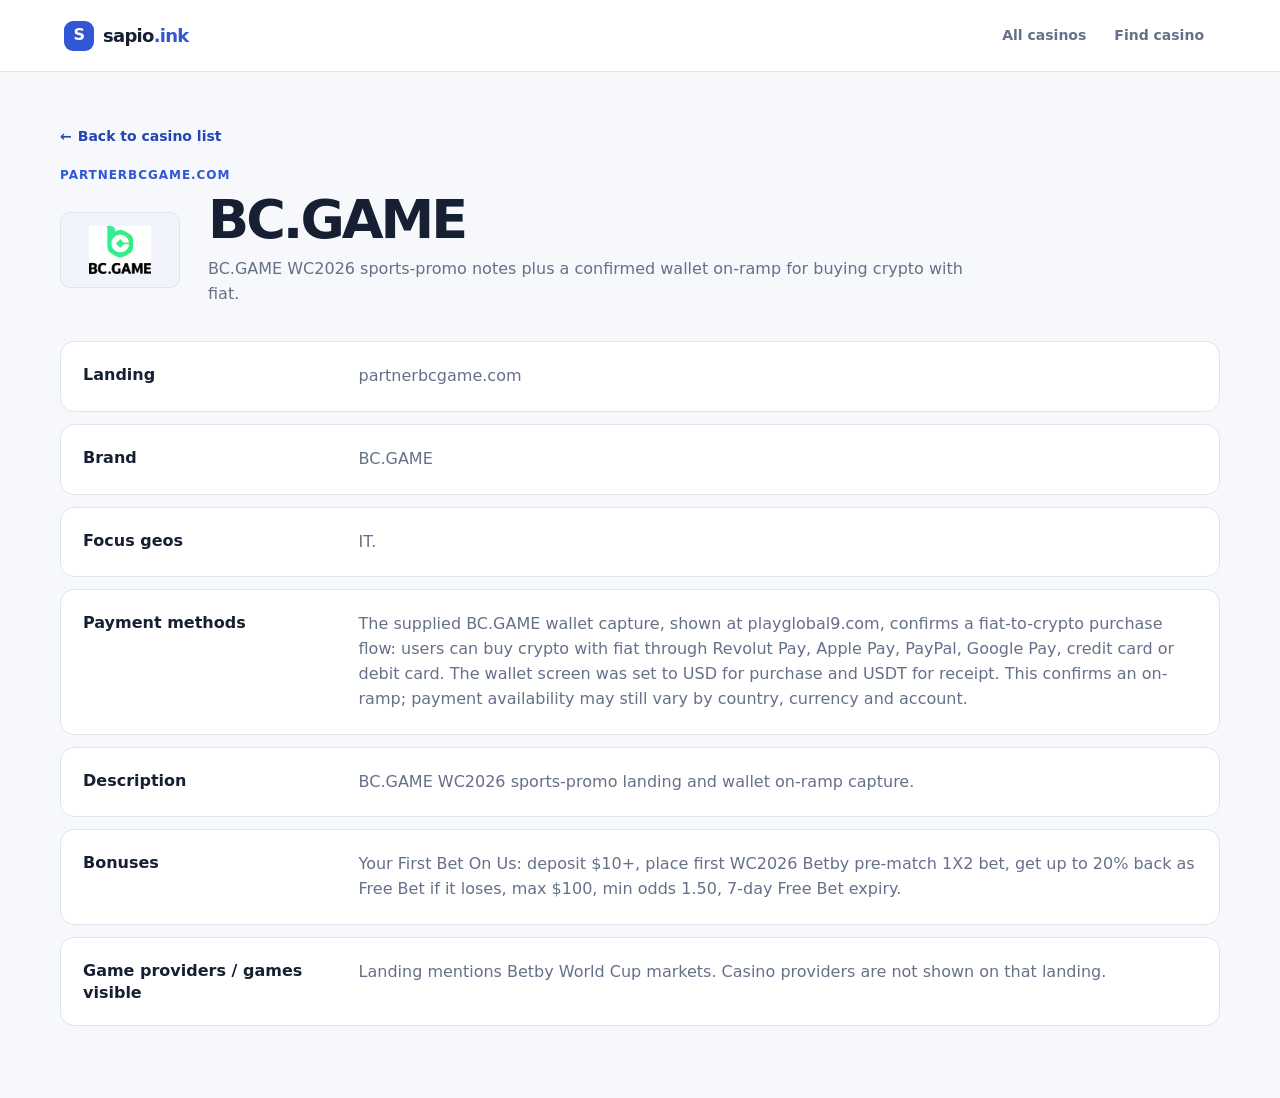
<file: partnerbcgame.com/index.html>
<!DOCTYPE html>
<html lang="en">
<head>
  <meta charset="utf-8">
  <meta name="viewport" content="width=device-width, initial-scale=1">
  <meta name="robots" content="index,follow">
  <title>BC.GAME casino info | info.sapio.ink</title>
  <meta name="description" content="BC.GAME notes: WC2026 promotion, visible games and a fiat-to-crypto purchase flow with the payment methods shown in the supplied wallet capture.">
  <link rel="canonical" href="https://info.sapio.ink/partnerbcgame.com/">
  <link rel="stylesheet" href="/styles.css?v=20260722-3">
</head>
<body>
  <header class="page-header">
    <a class="home-link" href="/" aria-label="Sapio casino directory"><span class="brand-mark" aria-hidden="true">S</span><span>sapio<span class="brand-dot">.ink</span></span></a>
    <nav class="header-nav" aria-label="Primary navigation"><a href="/">All casinos</a><a href="/payments/">Find casino</a></nav>
  </header>
  <main class="page-shell">
    <section class="detail-header">
      <a class="back-link" href="/">Back to casino list</a>
      <p class="label">partnerbcgame.com</p>
      <div class="brand-heading">
        <span class="brand-logo"><img src="/logos/bcgame-logo-alt.png" alt="BC.GAME logo"></span>
        <div>
          <h1>BC.GAME</h1>
          <p>BC.GAME WC2026 sports-promo notes plus a confirmed wallet on-ramp for buying crypto with fiat.</p>
        </div>
      </div>
    </section>
    <section class="detail-grid" aria-label="BC.GAME casino details">
      <article class="detail-row">
        <h2>Landing</h2>
        <p>partnerbcgame.com</p>
      </article>
      <article class="detail-row">
        <h2>Brand</h2>
        <p>BC.GAME</p>
      </article>
      <article class="detail-row">
        <h2>Focus geos</h2>
        <p>IT.</p>
      </article>
      <article class="detail-row">
        <h2>Payment methods</h2>
        <p>The supplied BC.GAME wallet capture, shown at playglobal9.com, confirms a fiat-to-crypto purchase flow: users can buy crypto with fiat through Revolut Pay, Apple Pay, PayPal, Google Pay, credit card or debit card. The wallet screen was set to USD for purchase and USDT for receipt. This confirms an on-ramp; payment availability may still vary by country, currency and account.</p>
      </article>
      <article class="detail-row">
        <h2>Description</h2>
        <p>BC.GAME WC2026 sports-promo landing and wallet on-ramp capture.</p>
      </article>
      <article class="detail-row">
        <h2>Bonuses</h2>
        <p>Your First Bet On Us: deposit $10+, place first WC2026 Betby pre-match 1X2 bet, get up to 20% back as Free Bet if it loses, max $100, min odds 1.50, 7-day Free Bet expiry.</p>
      </article>
      <article class="detail-row">
        <h2>Game providers / games visible</h2>
        <p>Landing mentions Betby World Cup markets. Casino providers are not shown on that landing.</p>
      </article>
    </section>
  </main>
</body>
</html>
</file>
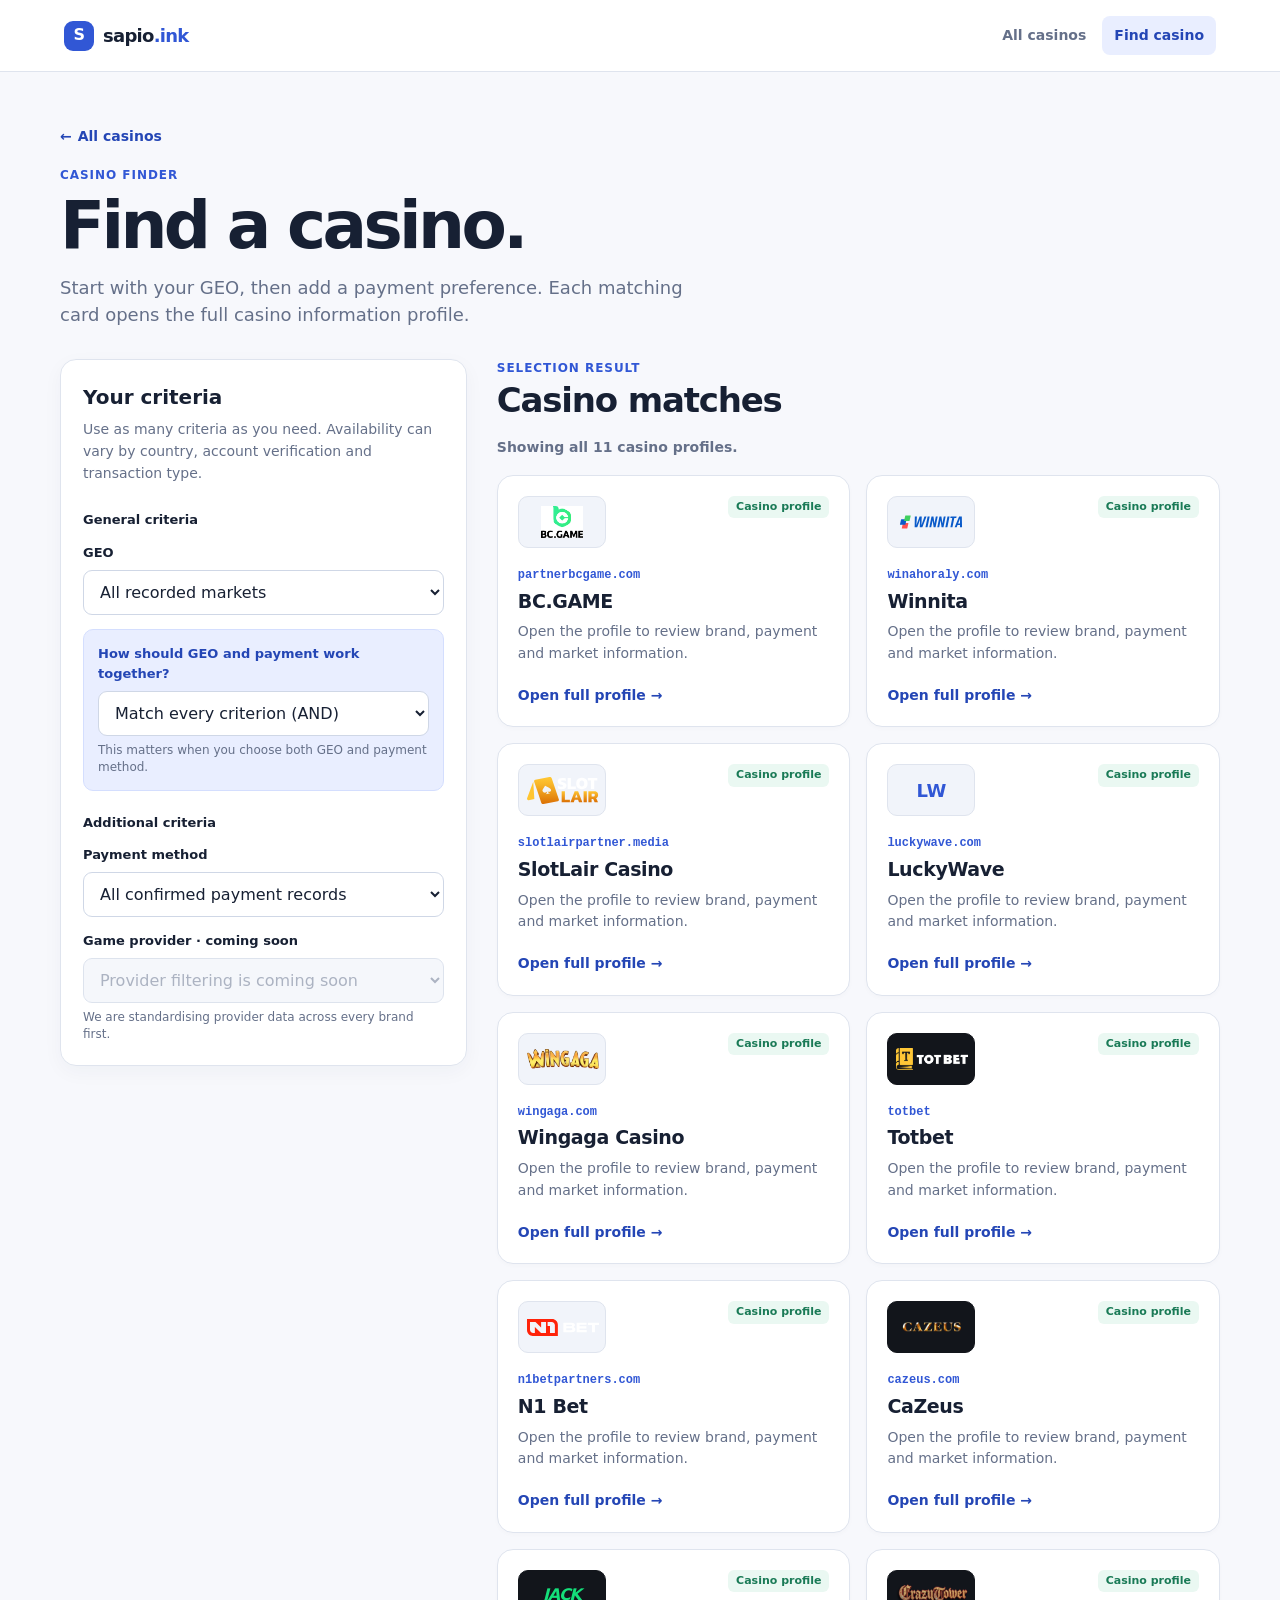
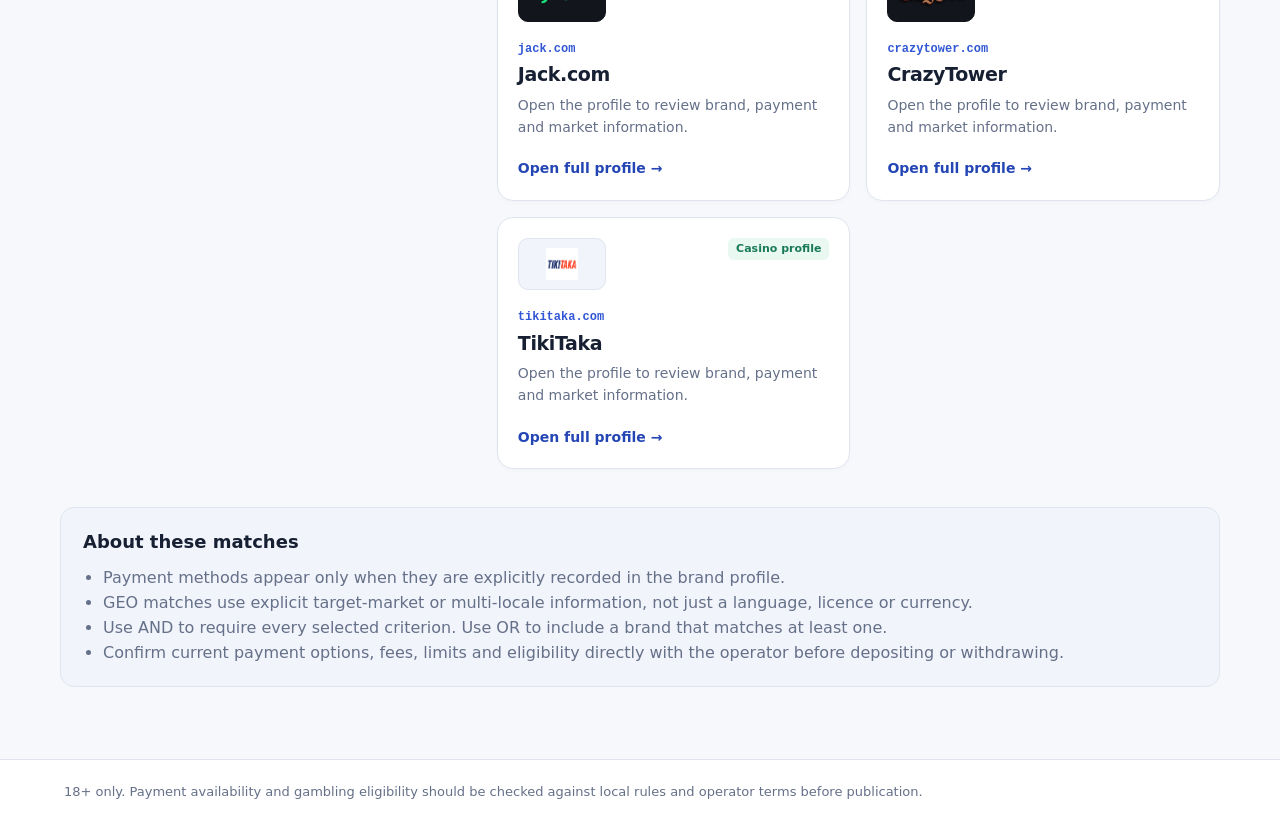
<file: payments/index.html>
<!DOCTYPE html>
<html lang="en">
<head>
  <meta charset="utf-8">
  <meta name="viewport" content="width=device-width, initial-scale=1">
  <meta name="robots" content="index,follow">
  <meta name="theme-color" content="#f7f8fc">
  <title>Find a casino | info.sapio.ink</title>
  <meta name="description" content="Find casino brands in the info.sapio.ink directory by GEO and recorded payment method.">
  <link rel="canonical" href="https://info.sapio.ink/payments/">
  <link rel="icon" type="image/svg+xml" href="/favicon.svg">
  <link rel="manifest" href="/manifest.webmanifest">
  <link rel="stylesheet" href="/styles.css?v=20260722-3">
  <meta property="og:title" content="Find a casino | info.sapio.ink">
  <meta property="og:description" content="Find casino brands by GEO and recorded payment method.">
  <meta property="og:url" content="https://info.sapio.ink/payments/">
  <meta property="og:type" content="website">
</head>
<body>
  <header class="page-header">
    <a class="home-link" href="/" aria-label="Sapio casino directory">
      <span class="brand-mark" aria-hidden="true">S</span>
      <span>sapio<span class="brand-dot">.ink</span></span>
    </a>
    <nav class="header-nav" aria-label="Primary navigation">
      <a href="/">All casinos</a>
      <a href="/payments/" aria-current="page">Find casino</a>
    </nav>
  </header>

  <main class="page-shell">
    <section class="intro payment-intro">
      <a class="back-link" href="/">All casinos</a>
      <p class="eyebrow">Casino finder</p>
      <h1>Find a casino.</h1>
      <p>Start with your GEO, then add a payment preference. Each matching card opens the full casino information profile.</p>
    </section>

    <section class="finder-layout">
    <section class="payment-selector" aria-labelledby="payment-selector-heading">
      <h2 id="payment-selector-heading">Your criteria</h2>
      <p class="finder-intro-copy">Use as many criteria as you need. Availability can vary by country, account verification and transaction type.</p>
      <form class="payment-selector-form">
        <p class="finder-section-title finder-section-title--general">General criteria</p>
        <div class="payment-filter-field payment-method-field">
          <label for="payment-method">Payment method</label>
          <select id="payment-method" name="method">
            <option value="">All confirmed payment records</option>
            <optgroup label="Cards and bank transfers">
              <option value="visa">Visa</option>
              <option value="mastercard">Mastercard</option>
              <option value="credit-card">Credit card</option>
              <option value="debit-card">Debit card</option>
              <option value="bank-transfer">Bank transfer</option>
              <option value="barclays">Barclays</option>
              <option value="lloyds">Lloyds</option>
              <option value="halifax">Halifax</option>
              <option value="natwest">NatWest</option>
              <option value="monzo">Monzo</option>
              <option value="community-bank">Community Bank</option>
              <option value="online-banking">Online banking</option>
              <option value="online-debit">Online debit</option>
              <option value="webpay">Webpay</option>
              <option value="pago-efectivo">Pago Efectivo</option>
              <option value="combined-transfer">Combined Transfer</option>
              <option value="nodapay">NodaPay</option>
              <option value="payid">PayID</option>
              <option value="uberweisungen">Überweisungen</option>
            </optgroup>
            <optgroup label="Wallets and local methods">
              <option value="apple-pay">Apple Pay</option>
              <option value="google-pay">Google Pay</option>
              <option value="paypal">PayPal</option>
              <option value="revolut">Revolut</option>
              <option value="revolut-pay">Revolut Pay</option>
              <option value="skrill">Skrill</option>
              <option value="neteller">Neteller</option>
              <option value="jeton">Jeton</option>
              <option value="mifinity">MiFinity</option>
              <option value="flexepin">Flexepin</option>
              <option value="astropay">AstroPay</option>
              <option value="mercado-pago">Mercado Pago</option>
              <option value="paymaya">PayMaya</option>
              <option value="grabpay">GrabPay</option>
              <option value="gcash">GCash</option>
              <option value="satispay">Satispay</option>
              <option value="nexi">Nexi</option>
              <option value="postepay">Postepay</option>
              <option value="ideal">iDEAL</option>
              <option value="blik">Blik</option>
              <option value="bancontact">Bancontact</option>
              <option value="pix">Pix</option>
              <option value="boleto">Boleto</option>
              <option value="mb-way">MB Way</option>
              <option value="giropay">GiroPay</option>
              <option value="interac">Interac</option>
              <option value="promptpay">PromptPay</option>
              <option value="duitnow-qr">DuitNow QR</option>
              <option value="qr-payment">QR payment</option>
              <option value="bt-voucher">BT Voucher</option>
              <option value="przelewy24">Przelewy24</option>
              <option value="eps">EPS</option>
              <option value="paysafecard">Paysafecard</option>
              <option value="neosurf">Neosurf</option>
              <option value="skinsback">Skinsback</option>
              <option value="sofort">Sofort</option>
              <option value="volt">Volt</option>
              <option value="muchbetter">MuchBetter</option>
              <option value="etransfer">eTransfer</option>
              <option value="ecopayz">ecoPayz</option>
              <option value="idebit">iDebit</option>
              <option value="instadebit">instaDebit</option>
              <option value="pay4fun">pay4fun</option>
              <option value="cash2code">Cash2Code</option>
              <option value="rapid-transfer">Rapid Transfer</option>
              <option value="siru-mobile">Siru Mobile</option>
              <option value="mobile-commerce">Mobile Commerce</option>
              <option value="binance-pay">Binance Pay</option>
            </optgroup>
            <optgroup label="Crypto and digital assets">
              <option value="cryptocurrency">Cryptocurrency (method not named)</option>
              <option value="bitcoin">Bitcoin (BTC)</option>
              <option value="ethereum">Ethereum (ETH)</option>
              <option value="tether">Tether (USDT)</option>
              <option value="litecoin">Litecoin (LTC)</option>
              <option value="dogecoin">Dogecoin (DOGE)</option>
              <option value="bnb">BNB</option>
              <option value="tron">TRX</option>
              <option value="xrp">XRP</option>
              <option value="dash">DASH</option>
              <option value="bitcoin-cash">Bitcoin Cash (BCH)</option>
              <option value="monero">Monero (XMR)</option>
              <option value="usdc">USD Coin (USDC)</option>
              <option value="solana">Solana (SOL)</option>
              <option value="binance-usd">Binance USD (BUSD)</option>
              <option value="polygon">Polygon (MATIC)</option>
              <option value="dai">DAI</option>
              <option value="shiba-inu">Shiba Inu (SHIBA)</option>
            </optgroup>
          </select>
        </div>
        <div class="payment-filter-field geo-field">
          <label for="geo">GEO</label>
          <select id="geo" name="geo">
            <option value="">All recorded markets</option>
            <option value="australia">Australia</option>
            <option value="austria">Austria</option>
            <option value="belgium">Belgium</option>
            <option value="canada">Canada</option>
            <option value="czechia">Czechia</option>
            <option value="denmark">Denmark</option>
            <option value="france">France</option>
            <option value="germany">Germany</option>
            <option value="ireland">Ireland</option>
            <option value="italy">Italy</option>
            <option value="kazakhstan">Kazakhstan</option>
            <option value="kuwait">Kuwait</option>
            <option value="luxembourg">Luxembourg</option>
            <option value="netherlands">Netherlands</option>
            <option value="united-kingdom">United Kingdom</option>
            <option value="united-arab-emirates">United Arab Emirates</option>
            <option value="new-zealand">New Zealand</option>
            <option value="norway">Norway</option>
            <option value="portugal">Portugal</option>
            <option value="qatar">Qatar</option>
            <option value="slovakia">Slovakia</option>
            <option value="slovenia">Slovenia</option>
            <option value="spain">Spain</option>
            <option value="sweden">Sweden</option>
            <option value="switzerland">Switzerland</option>
          </select>
        </div>
        <div class="payment-filter-field filter-mode-field">
          <label for="filter-mode">How should GEO and payment work together?</label>
          <select id="filter-mode" name="match">
            <option value="and">Match every criterion (AND)</option>
            <option value="or">Match either criterion (OR)</option>
          </select>
          <small>This matters when you choose both GEO and payment method.</small>
        </div>
        <p class="finder-section-title finder-section-title--additional">Additional criteria</p>
        <div class="payment-filter-field provider-field">
          <label for="game-provider">Game provider <span aria-hidden="true">·</span> coming soon</label>
          <select id="game-provider" disabled aria-describedby="game-provider-note">
            <option>Provider filtering is coming soon</option>
          </select>
          <small id="game-provider-note">We are standardising provider data across every brand first.</small>
        </div>
      </form>
    </section>

    <section class="finder-results" aria-labelledby="payment-results-heading">
      <div class="finder-results-heading">
        <div>
          <p class="eyebrow">Selection result</p>
          <h2 id="payment-results-heading" class="finder-results-title">Casino matches</h2>
        </div>
      </div>
      <p id="payment-status" class="payment-status" aria-live="polite"></p>
      <div id="payment-results" class="payment-results"></div>
    </section>
    </section>

    <section class="payment-notes">
      <h2>About these matches</h2>
      <ul>
        <li>Payment methods appear only when they are explicitly recorded in the brand profile.</li>
        <li>GEO matches use explicit target-market or multi-locale information, not just a language, licence or currency.</li>
        <li>Use AND to require every selected criterion. Use OR to include a brand that matches at least one.</li>
        <li>Confirm current payment options, fees, limits and eligibility directly with the operator before depositing or withdrawing.</li>
      </ul>
    </section>

    <noscript>
      <section class="payment-notes">
        <h2>JavaScript required</h2>
        <p>Enable JavaScript to use the casino finder. Individual brand information remains available from the <a href="/">casino directory</a>.</p>
      </section>
    </noscript>
  </main>

  <footer class="page-footer">
    <p>18+ only. Payment availability and gambling eligibility should be checked against local rules and operator terms before publication.</p>
  </footer>

  <script>
    (() => {
      const brands = [
        {
          name: 'BC.GAME',
          path: 'partnerbcgame.com',
          href: '/partnerbcgame.com/',
          logoSrc: '/logos/bcgame-logo-alt.png',
          methods: ['revolut-pay', 'apple-pay', 'paypal', 'google-pay', 'credit-card', 'debit-card'],
          geos: ['italy'],
        },
        {
          name: 'Winnita',
          path: 'winahoraly.com',
          href: '/winahoraly.com/',
          logoSrc: '/logos/winnita-logo.svg',
          methods: ['visa', 'mastercard', 'postepay', 'satispay', 'nexi', 'binance-pay', 'bitcoin', 'tether', 'bnb', 'ethereum', 'litecoin', 'tron', 'dogecoin'],
          geos: ['italy'],
        },
        {
          name: 'SlotLair Casino',
          path: 'slotlairpartner.media',
          href: '/slotlairpartner.media/',
          logoSrc: '/logos/slotlair-logo.svg',
          methods: ['ideal', 'bank-transfer', 'credit-card', 'apple-pay', 'google-pay', 'cryptocurrency'],
          geos: ['united-kingdom', 'netherlands', 'germany', 'belgium', 'france', 'italy', 'spain', 'portugal'],
        },
        {
          name: 'LuckyWave',
          path: 'luckywave.com',
          href: '/luckywave.com/',
          logoText: 'LW',
          methods: ['ideal', 'bank-transfer', 'credit-card', 'apple-pay', 'google-pay', 'cryptocurrency'],
          geos: ['united-kingdom', 'netherlands', 'belgium', 'france'],
        },
        {
          name: 'Wingaga Casino',
          path: 'wingaga.com',
          href: '/wingaga.com/',
          logoSrc: '/logos/wingaga-logo.webp',
          methods: ['bitcoin', 'dogecoin', 'litecoin', 'tether', 'webpay', 'pago-efectivo', 'bank-transfer', 'duitnow-qr', 'blik', 'bancontact', 'pix', 'interac', 'community-bank', 'qr-payment', 'bt-voucher', 'online-banking', 'online-debit', 'promptpay', 'neteller', 'mastercard', 'postepay', 'revolut', 'visa', 'jeton', 'przelewy24', 'neosurf', 'paysafecard', 'rapid-transfer', 'siru-mobile', 'binance-pay', 'eps', 'skrill'],
          geos: ['czechia', 'switzerland', 'italy', 'austria', 'belgium', 'slovakia'],
        },
        {
          name: 'Totbet',
          path: 'totbet',
          href: '/totbet/',
          logoSrc: '/logos/totbet-logo-full.png',
          logoTone: 'logo-dark',
          methods: ['visa', 'mastercard', 'bank-transfer', 'barclays', 'lloyds', 'halifax', 'natwest', 'monzo', 'revolut', 'bitcoin', 'ethereum', 'tether', 'litecoin', 'dogecoin', 'binance-usd'],
          geos: ['united-kingdom'],
        },
        {
          name: 'N1 Bet',
          path: 'n1betpartners.com',
          href: '/n1betpartners.com/',
          logoSrc: '/logos/n1bet-logo.svg',
          methods: ['credit-card', 'apple-pay', 'flexepin', 'combined-transfer', 'nodapay', 'payid', 'uberweisungen', 'astropay', 'skinsback', 'sofort', 'volt', 'neosurf', 'jeton', 'muchbetter', 'etransfer', 'ecopayz', 'idebit', 'giropay', 'pay4fun', 'cash2code', 'neteller', 'mifinity', 'interac', 'paysafecard', 'skrill', 'bank-transfer', 'rapid-transfer', 'mobile-commerce', 'cryptocurrency', 'instadebit'],
          geos: ['australia', 'germany', 'norway', 'sweden', 'denmark', 'austria', 'canada', 'ireland', 'luxembourg', 'switzerland', 'new-zealand', 'slovenia', 'kazakhstan', 'italy', 'qatar', 'united-arab-emirates', 'kuwait'],
        },
        {
          name: 'CaZeus',
          path: 'cazeus.com',
          href: '/cazeus.com/',
          logoSrc: '/logos/cazeus-logo.png',
          logoTone: 'logo-dark',
          methods: ['visa', 'mastercard', 'bank-transfer', 'tether', 'bitcoin', 'litecoin', 'dogecoin', 'skrill', 'neteller', 'paysafecard', 'rapid-transfer', 'apple-pay', 'binance-pay', 'jeton', 'mifinity'],
          geos: ['italy'],
        },
        {
          name: 'Jack.com',
          path: 'jack.com',
          href: '/jack.com/',
          logoText: 'JACK',
          logoTone: 'logo-dark logo-jack',
          methods: ['bitcoin', 'ethereum', 'xrp', 'litecoin', 'tether', 'bnb', 'dash', 'bitcoin-cash', 'dogecoin', 'monero', 'tron', 'usdc', 'solana', 'binance-usd', 'polygon', 'dai', 'shiba-inu', 'visa', 'mastercard', 'apple-pay', 'google-pay', 'skrill', 'bank-transfer', 'revolut-pay', 'neteller', 'jeton', 'giropay', 'astropay', 'mercado-pago', 'pix', 'boleto', 'mb-way'],
          geos: ['italy'],
        },
        {
          name: 'CrazyTower',
          path: 'crazytower.com',
          href: '/crazytower.com/',
          logoSrc: '/logos/crazytower-logo.png',
          logoTone: 'logo-dark',
          methods: [],
          geos: ['italy'],
        },
        {
          name: 'TikiTaka',
          path: 'tikitaka.com',
          href: '/tikitaka.com/',
          logoSrc: '/logos/tikitaka-logo.png',
          methods: [],
          geos: ['italy'],
        },
      ];

      const selectElement = document.querySelector('#payment-method');
      const geoElement = document.querySelector('#geo');
      const filterModeElement = document.querySelector('#filter-mode');
      const statusElement = document.querySelector('#payment-status');
      const resultsElement = document.querySelector('#payment-results');
      const optionFor = (select, optionId) => Array.from(select.options).find((option) => option.value === optionId);
      const optionNameFor = (select, optionId) => optionFor(select, optionId)?.textContent ?? optionId;

      const activeFilterMatches = (brand, methodId, geoId) => [
        methodId === '' ? undefined : brand.methods.includes(methodId),
        geoId === '' ? undefined : brand.geos.includes(geoId),
      ].filter((match) => match !== undefined);

      const matchesFilters = (brand, methodId, geoId, filterMode) => {
        const matches = activeFilterMatches(brand, methodId, geoId);
        return matches.length === 0 || (filterMode === 'and' ? matches.every(Boolean) : matches.some(Boolean));
      };

      const createBrandLogo = (brand) => {
        const logoElement = document.createElement('span');
        logoElement.className = `finder-card-logo ${brand.logoTone ?? ''}`.trim();

        if (brand.logoSrc !== undefined) {
          const imageElement = document.createElement('img');
          imageElement.src = brand.logoSrc;
          imageElement.alt = `${brand.name} logo`;
          logoElement.append(imageElement);
          return logoElement;
        }

        logoElement.classList.add('logo-text');
        logoElement.textContent = brand.logoText ?? brand.name.slice(0, 2);
        return logoElement;
      };

      const createBrandResult = (brand, methodId, geoId) => {
        const resultElement = document.createElement('a');
        const topElement = document.createElement('span');
        const matchElement = document.createElement('span');
        const pathElement = document.createElement('span');
        const nameElement = document.createElement('strong');
        const detailElement = document.createElement('span');
        const cardLinkElement = document.createElement('span');
        const details = [
          methodId === '' || !brand.methods.includes(methodId) ? undefined : `Recorded method: ${optionNameFor(selectElement, methodId)}.`,
          geoId === '' || !brand.geos.includes(geoId) ? undefined : `Recorded market: ${optionNameFor(geoElement, geoId)}.`,
        ].filter((detail) => detail !== undefined);

        resultElement.className = 'finder-result-card';
        resultElement.href = brand.href;
        topElement.className = 'finder-card-top';
        matchElement.className = 'finder-card-match';
        matchElement.textContent = details.length === 0 ? 'Casino profile' : 'Matches your criteria';
        pathElement.className = 'payment-result-path';
        pathElement.textContent = brand.path;
        nameElement.className = 'finder-card-name';
        nameElement.textContent = brand.name;
        detailElement.className = 'finder-card-detail';
        detailElement.textContent = details.length === 0
          ? 'Open the profile to review brand, payment and market information.'
          : details.join(' ');
        cardLinkElement.className = 'card-link';
        cardLinkElement.textContent = 'Open full profile →';
        topElement.append(createBrandLogo(brand), matchElement);
        resultElement.append(topElement, pathElement, nameElement, detailElement, cardLinkElement);
        return resultElement;
      };

      const renderResults = () => {
        const methodId = selectElement.value;
        const geoId = geoElement.value;
        const filterMode = filterModeElement.value;
        const matchingBrands = brands.filter((brand) => matchesFilters(brand, methodId, geoId, filterMode));
        const activeCriteria = [
          methodId === '' ? undefined : optionNameFor(selectElement, methodId),
          geoId === '' ? undefined : optionNameFor(geoElement, geoId),
        ].filter((criterion) => criterion !== undefined);
        const filterModeName = filterMode === 'and' ? 'every selected filter' : 'either selected filter';

        statusElement.textContent = activeCriteria.length === 0
          ? `Showing all ${matchingBrands.length} casino profiles.`
          : `${matchingBrands.length} ${matchingBrands.length === 1 ? 'casino' : 'casinos'} found for ${activeCriteria.join(' and ')}, matching ${filterModeName}.`;
        resultsElement.replaceChildren();

        if (matchingBrands.length === 0) {
          const emptyElement = document.createElement('p');
          emptyElement.className = 'payment-empty';
          emptyElement.textContent = 'No casino profile currently matches this combination. Try another criterion or browse all brands.';
          resultsElement.append(emptyElement);
          return;
        }

        matchingBrands.map((brand) => createBrandResult(brand, methodId, geoId)).forEach((result) => resultsElement.append(result));
      };

      const initialMethod = new URLSearchParams(window.location.search).get('method');
      const initialGeo = new URLSearchParams(window.location.search).get('geo');
      const initialFilterMode = new URLSearchParams(window.location.search).get('match');
      if (initialMethod !== null && optionFor(selectElement, initialMethod) !== undefined) {
        selectElement.value = initialMethod;
      }
      if (initialGeo !== null && optionFor(geoElement, initialGeo) !== undefined) {
        geoElement.value = initialGeo;
      }
      if (initialFilterMode !== null && optionFor(filterModeElement, initialFilterMode) !== undefined) {
        filterModeElement.value = initialFilterMode;
      }

      const updateResults = () => {
        const nextUrl = new URL(window.location.href);
        if (selectElement.value === '') {
          nextUrl.searchParams.delete('method');
        } else {
          nextUrl.searchParams.set('method', selectElement.value);
        }
        if (geoElement.value === '') {
          nextUrl.searchParams.delete('geo');
        } else {
          nextUrl.searchParams.set('geo', geoElement.value);
        }
        if (filterModeElement.value === 'and') {
          nextUrl.searchParams.delete('match');
        } else {
          nextUrl.searchParams.set('match', filterModeElement.value);
        }
        window.history.replaceState({}, '', nextUrl);
        renderResults();
      };

      selectElement.addEventListener('change', updateResults);
      geoElement.addEventListener('change', updateResults);
      filterModeElement.addEventListener('change', updateResults);

      renderResults();
    })();
  </script>
</body>
</html>
</file>
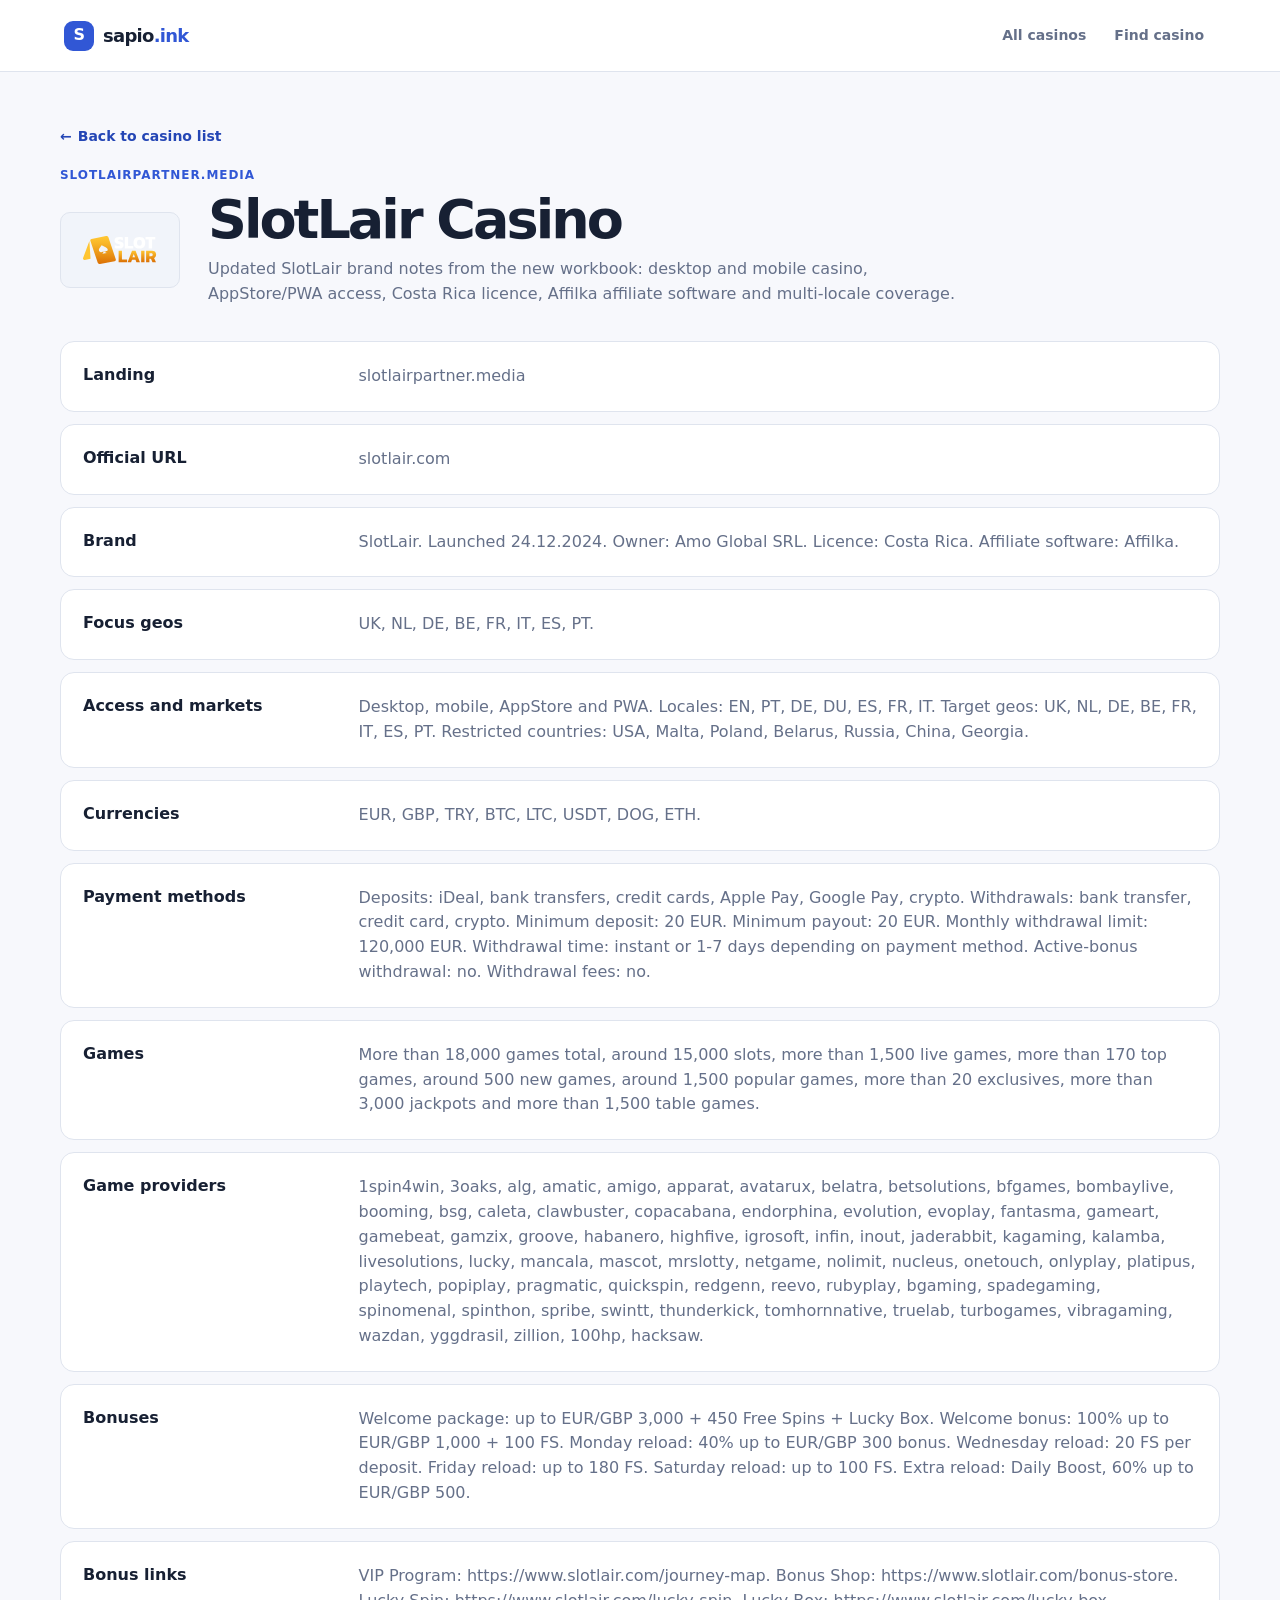
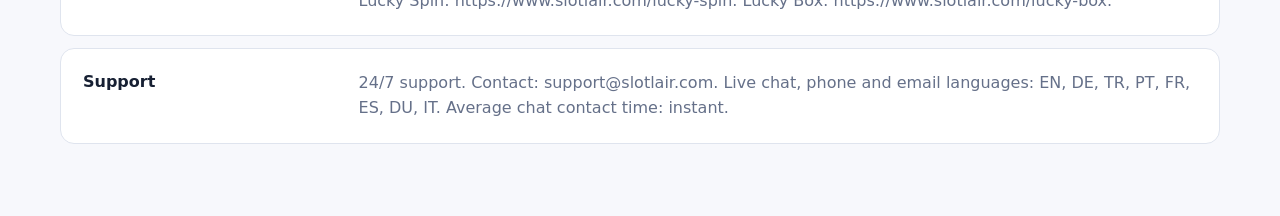
<file: slotlairpartner.media/index.html>
<!DOCTYPE html>
<html lang="en">
<head>
  <meta charset="utf-8">
  <meta name="viewport" content="width=device-width, initial-scale=1">
  <meta name="robots" content="index,follow">
  <title>SlotLair Casino info | info.sapio.ink</title>
  <meta name="description" content="Plain text notes for SlotLair: brand info, payments, games, support and bonus policy from the updated workbook.">
  <link rel="canonical" href="https://info.sapio.ink/slotlairpartner.media/">
  <link rel="stylesheet" href="/styles.css?v=20260722-3">
</head>
<body>
  <header class="page-header">
    <a class="home-link" href="/" aria-label="Sapio casino directory"><span class="brand-mark" aria-hidden="true">S</span><span>sapio<span class="brand-dot">.ink</span></span></a>
    <nav class="header-nav" aria-label="Primary navigation"><a href="/">All casinos</a><a href="/payments/">Find casino</a></nav>
  </header>
  <main class="page-shell">
    <section class="detail-header">
      <a class="back-link" href="/">Back to casino list</a>
      <p class="label">slotlairpartner.media</p>
      <div class="brand-heading">
        <span class="brand-logo"><img src="/logos/slotlair-logo.svg" alt="SlotLair Casino logo"></span>
        <div>
          <h1>SlotLair Casino</h1>
          <p>Updated SlotLair brand notes from the new workbook: desktop and mobile casino, AppStore/PWA access, Costa Rica licence, Affilka affiliate software and multi-locale coverage.</p>
        </div>
      </div>
    </section>
    <section class="detail-grid" aria-label="SlotLair Casino details">
      <article class="detail-row">
        <h2>Landing</h2>
        <p>slotlairpartner.media</p>
      </article>
      <article class="detail-row">
        <h2>Official URL</h2>
        <p>slotlair.com</p>
      </article>
      <article class="detail-row">
        <h2>Brand</h2>
        <p>SlotLair. Launched 24.12.2024. Owner: Amo Global SRL. Licence: Costa Rica. Affiliate software: Affilka.</p>
      </article>
      <article class="detail-row">
        <h2>Focus geos</h2>
        <p>UK, NL, DE, BE, FR, IT, ES, PT.</p>
      </article>
      <article class="detail-row">
        <h2>Access and markets</h2>
        <p>Desktop, mobile, AppStore and PWA. Locales: EN, PT, DE, DU, ES, FR, IT. Target geos: UK, NL, DE, BE, FR, IT, ES, PT. Restricted countries: USA, Malta, Poland, Belarus, Russia, China, Georgia.</p>
      </article>
      <article class="detail-row">
        <h2>Currencies</h2>
        <p>EUR, GBP, TRY, BTC, LTC, USDT, DOG, ETH.</p>
      </article>
      <article class="detail-row">
        <h2>Payment methods</h2>
        <p>Deposits: iDeal, bank transfers, credit cards, Apple Pay, Google Pay, crypto. Withdrawals: bank transfer, credit card, crypto. Minimum deposit: 20 EUR. Minimum payout: 20 EUR. Monthly withdrawal limit: 120,000 EUR. Withdrawal time: instant or 1-7 days depending on payment method. Active-bonus withdrawal: no. Withdrawal fees: no.</p>
      </article>
      <article class="detail-row">
        <h2>Games</h2>
        <p>More than 18,000 games total, around 15,000 slots, more than 1,500 live games, more than 170 top games, around 500 new games, around 1,500 popular games, more than 20 exclusives, more than 3,000 jackpots and more than 1,500 table games.</p>
      </article>
      <article class="detail-row">
        <h2>Game providers</h2>
        <p>1spin4win, 3oaks, alg, amatic, amigo, apparat, avatarux, belatra, betsolutions, bfgames, bombaylive, booming, bsg, caleta, clawbuster, copacabana, endorphina, evolution, evoplay, fantasma, gameart, gamebeat, gamzix, groove, habanero, highfive, igrosoft, infin, inout, jaderabbit, kagaming, kalamba, livesolutions, lucky, mancala, mascot, mrslotty, netgame, nolimit, nucleus, onetouch, onlyplay, platipus, playtech, popiplay, pragmatic, quickspin, redgenn, reevo, rubyplay, bgaming, spadegaming, spinomenal, spinthon, spribe, swintt, thunderkick, tomhornnative, truelab, turbogames, vibragaming, wazdan, yggdrasil, zillion, 100hp, hacksaw.</p>
      </article>
      <article class="detail-row">
        <h2>Bonuses</h2>
        <p>Welcome package: up to EUR/GBP 3,000 + 450 Free Spins + Lucky Box. Welcome bonus: 100% up to EUR/GBP 1,000 + 100 FS. Monday reload: 40% up to EUR/GBP 300 bonus. Wednesday reload: 20 FS per deposit. Friday reload: up to 180 FS. Saturday reload: up to 100 FS. Extra reload: Daily Boost, 60% up to EUR/GBP 500.</p>
      </article>
      <article class="detail-row">
        <h2>Bonus links</h2>
        <p>VIP Program: https://www.slotlair.com/journey-map. Bonus Shop: https://www.slotlair.com/bonus-store. Lucky Spin: https://www.slotlair.com/lucky-spin. Lucky Box: https://www.slotlair.com/lucky-box.</p>
      </article>
      <article class="detail-row">
        <h2>Support</h2>
        <p>24/7 support. Contact: support@slotlair.com. Live chat, phone and email languages: EN, DE, TR, PT, FR, ES, DU, IT. Average chat contact time: instant.</p>
      </article>
    </section>
  </main>
</body>
</html>
</file>
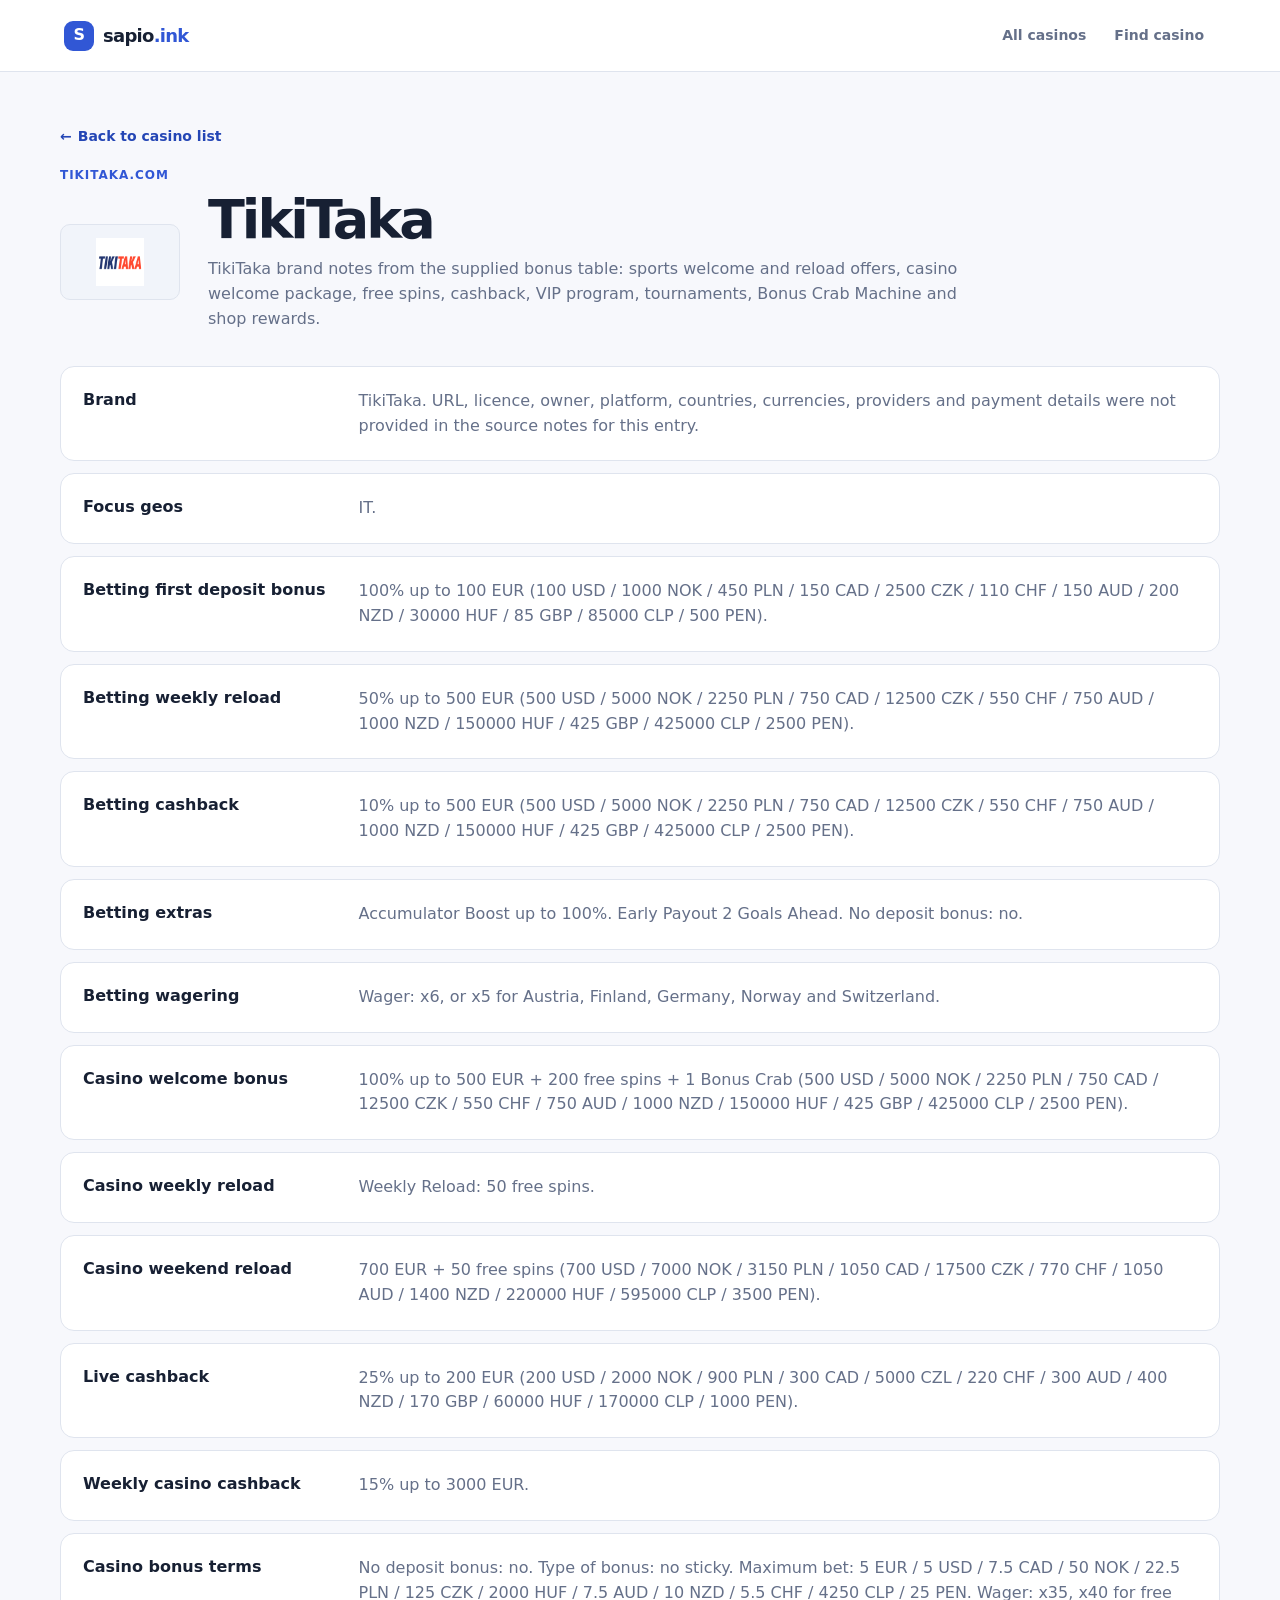
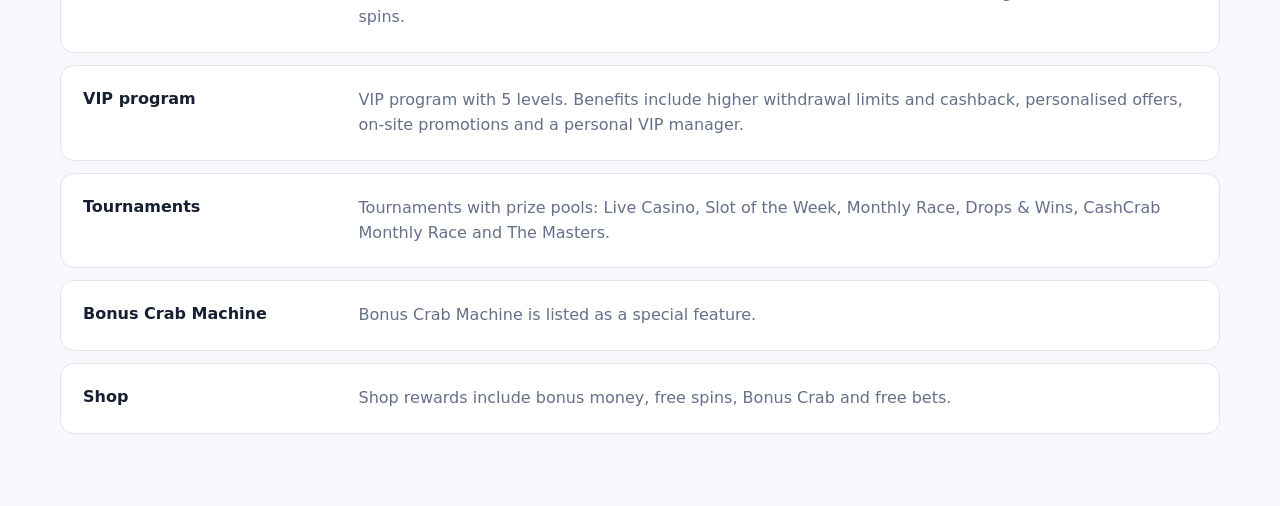
<file: tikitaka.com/index.html>
<!DOCTYPE html>
<html lang="en">
<head>
  <meta charset="utf-8">
  <meta name="viewport" content="width=device-width, initial-scale=1">
  <meta name="robots" content="index,follow">
  <title>TikiTaka info | info.sapio.ink</title>
  <meta name="description" content="Plain text notes for TikiTaka: betting bonuses, casino welcome offer, reloads, cashback, VIP program, tournaments, shop and wagering terms.">
  <link rel="canonical" href="https://info.sapio.ink/tikitaka.com/">
  <link rel="stylesheet" href="/styles.css?v=20260722-3">
</head>
<body>
  <header class="page-header">
    <a class="home-link" href="/" aria-label="Sapio casino directory"><span class="brand-mark" aria-hidden="true">S</span><span>sapio<span class="brand-dot">.ink</span></span></a>
    <nav class="header-nav" aria-label="Primary navigation"><a href="/">All casinos</a><a href="/payments/">Find casino</a></nav>
  </header>
  <main class="page-shell">
    <section class="detail-header">
      <a class="back-link" href="/">Back to casino list</a>
      <p class="label">tikitaka.com</p>
      <div class="brand-heading">
        <span class="brand-logo"><img src="/logos/tikitaka-logo.png" alt="TikiTaka logo"></span>
        <div>
          <h1>TikiTaka</h1>
          <p>TikiTaka brand notes from the supplied bonus table: sports welcome and reload offers, casino welcome package, free spins, cashback, VIP program, tournaments, Bonus Crab Machine and shop rewards.</p>
        </div>
      </div>
    </section>
    <section class="detail-grid" aria-label="TikiTaka details">
      <article class="detail-row">
        <h2>Brand</h2>
        <p>TikiTaka. URL, licence, owner, platform, countries, currencies, providers and payment details were not provided in the source notes for this entry.</p>
      </article>
      <article class="detail-row">
        <h2>Focus geos</h2>
        <p>IT.</p>
      </article>
      <article class="detail-row">
        <h2>Betting first deposit bonus</h2>
        <p>100% up to 100 EUR (100 USD / 1000 NOK / 450 PLN / 150 CAD / 2500 CZK / 110 CHF / 150 AUD / 200 NZD / 30000 HUF / 85 GBP / 85000 CLP / 500 PEN).</p>
      </article>
      <article class="detail-row">
        <h2>Betting weekly reload</h2>
        <p>50% up to 500 EUR (500 USD / 5000 NOK / 2250 PLN / 750 CAD / 12500 CZK / 550 CHF / 750 AUD / 1000 NZD / 150000 HUF / 425 GBP / 425000 CLP / 2500 PEN).</p>
      </article>
      <article class="detail-row">
        <h2>Betting cashback</h2>
        <p>10% up to 500 EUR (500 USD / 5000 NOK / 2250 PLN / 750 CAD / 12500 CZK / 550 CHF / 750 AUD / 1000 NZD / 150000 HUF / 425 GBP / 425000 CLP / 2500 PEN).</p>
      </article>
      <article class="detail-row">
        <h2>Betting extras</h2>
        <p>Accumulator Boost up to 100%. Early Payout 2 Goals Ahead. No deposit bonus: no.</p>
      </article>
      <article class="detail-row">
        <h2>Betting wagering</h2>
        <p>Wager: x6, or x5 for Austria, Finland, Germany, Norway and Switzerland.</p>
      </article>
      <article class="detail-row">
        <h2>Casino welcome bonus</h2>
        <p>100% up to 500 EUR + 200 free spins + 1 Bonus Crab (500 USD / 5000 NOK / 2250 PLN / 750 CAD / 12500 CZK / 550 CHF / 750 AUD / 1000 NZD / 150000 HUF / 425 GBP / 425000 CLP / 2500 PEN).</p>
      </article>
      <article class="detail-row">
        <h2>Casino weekly reload</h2>
        <p>Weekly Reload: 50 free spins.</p>
      </article>
      <article class="detail-row">
        <h2>Casino weekend reload</h2>
        <p>700 EUR + 50 free spins (700 USD / 7000 NOK / 3150 PLN / 1050 CAD / 17500 CZK / 770 CHF / 1050 AUD / 1400 NZD / 220000 HUF / 595000 CLP / 3500 PEN).</p>
      </article>
      <article class="detail-row">
        <h2>Live cashback</h2>
        <p>25% up to 200 EUR (200 USD / 2000 NOK / 900 PLN / 300 CAD / 5000 CZL / 220 CHF / 300 AUD / 400 NZD / 170 GBP / 60000 HUF / 170000 CLP / 1000 PEN).</p>
      </article>
      <article class="detail-row">
        <h2>Weekly casino cashback</h2>
        <p>15% up to 3000 EUR.</p>
      </article>
      <article class="detail-row">
        <h2>Casino bonus terms</h2>
        <p>No deposit bonus: no. Type of bonus: no sticky. Maximum bet: 5 EUR / 5 USD / 7.5 CAD / 50 NOK / 22.5 PLN / 125 CZK / 2000 HUF / 7.5 AUD / 10 NZD / 5.5 CHF / 4250 CLP / 25 PEN. Wager: x35, x40 for free spins.</p>
      </article>
      <article class="detail-row">
        <h2>VIP program</h2>
        <p>VIP program with 5 levels. Benefits include higher withdrawal limits and cashback, personalised offers, on-site promotions and a personal VIP manager.</p>
      </article>
      <article class="detail-row">
        <h2>Tournaments</h2>
        <p>Tournaments with prize pools: Live Casino, Slot of the Week, Monthly Race, Drops &amp; Wins, CashCrab Monthly Race and The Masters.</p>
      </article>
      <article class="detail-row">
        <h2>Bonus Crab Machine</h2>
        <p>Bonus Crab Machine is listed as a special feature.</p>
      </article>
      <article class="detail-row">
        <h2>Shop</h2>
        <p>Shop rewards include bonus money, free spins, Bonus Crab and free bets.</p>
      </article>
    </section>
  </main>
</body>
</html>
</file>
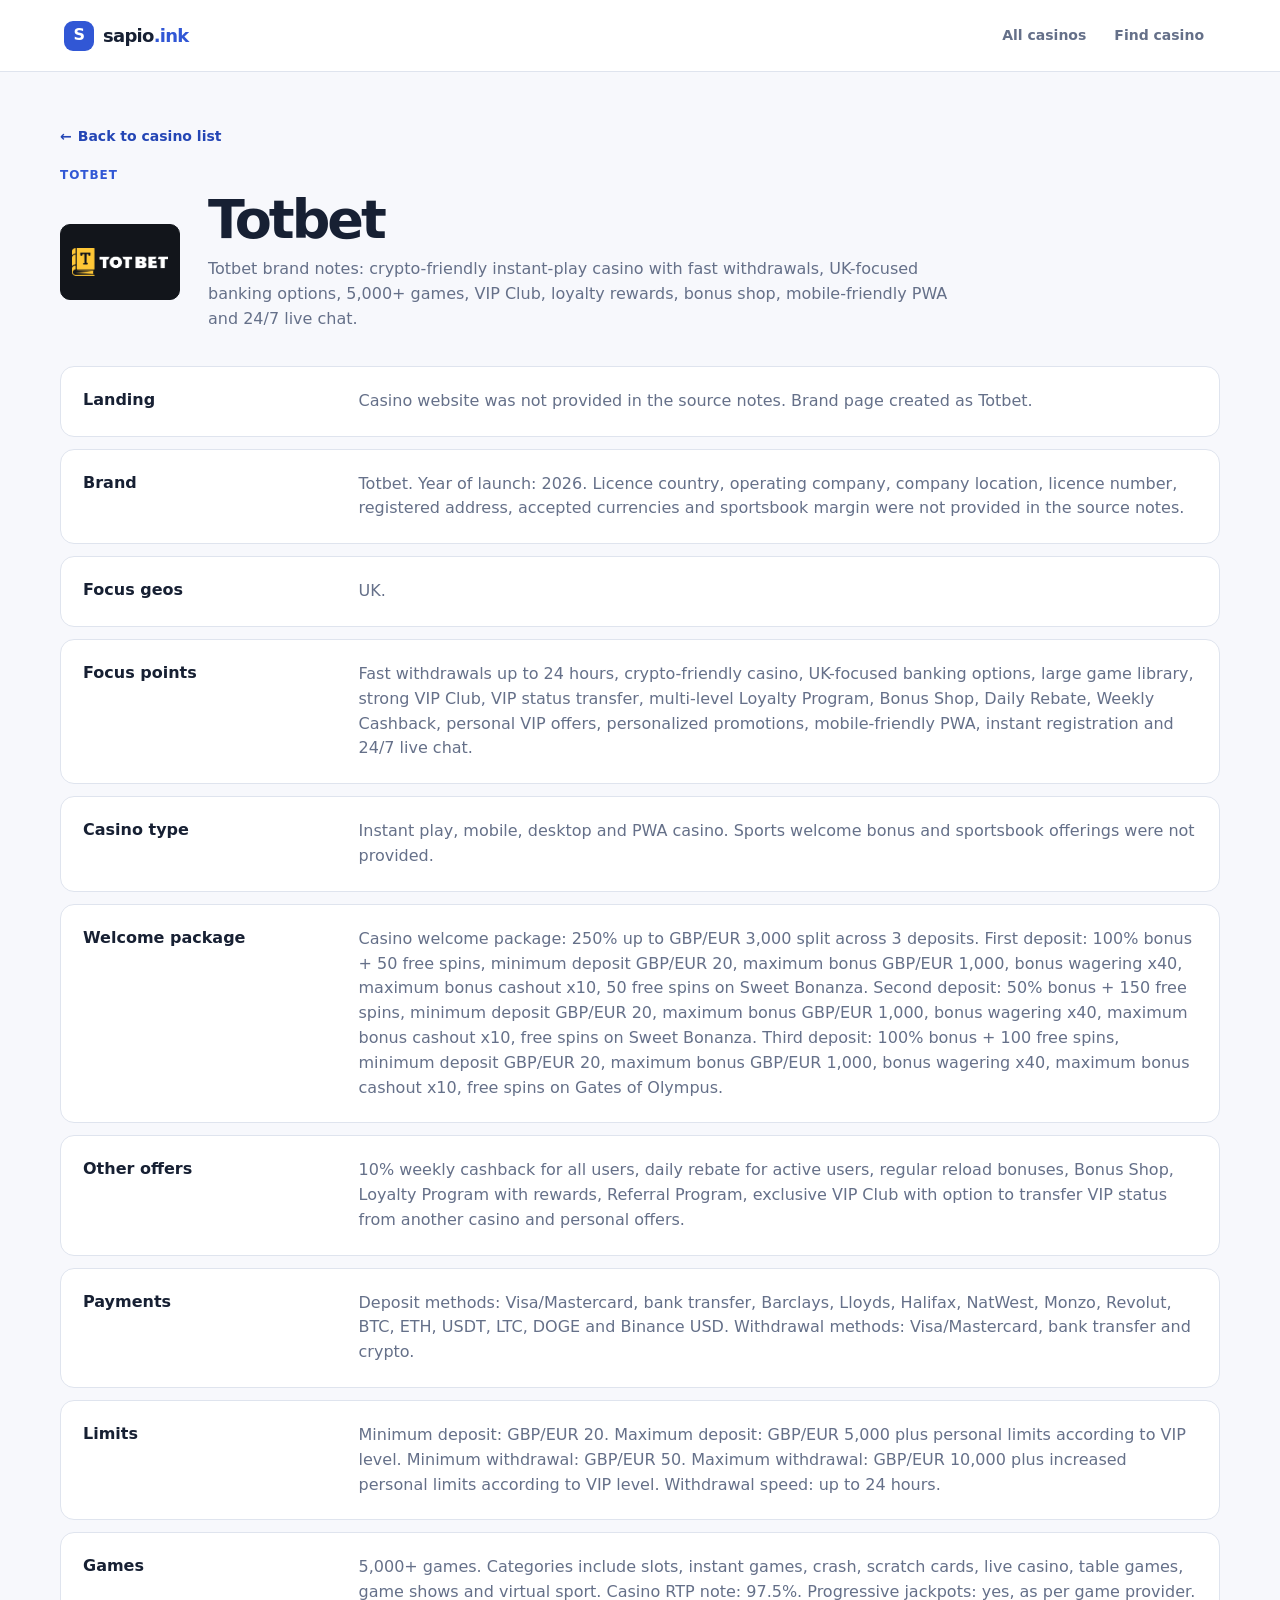
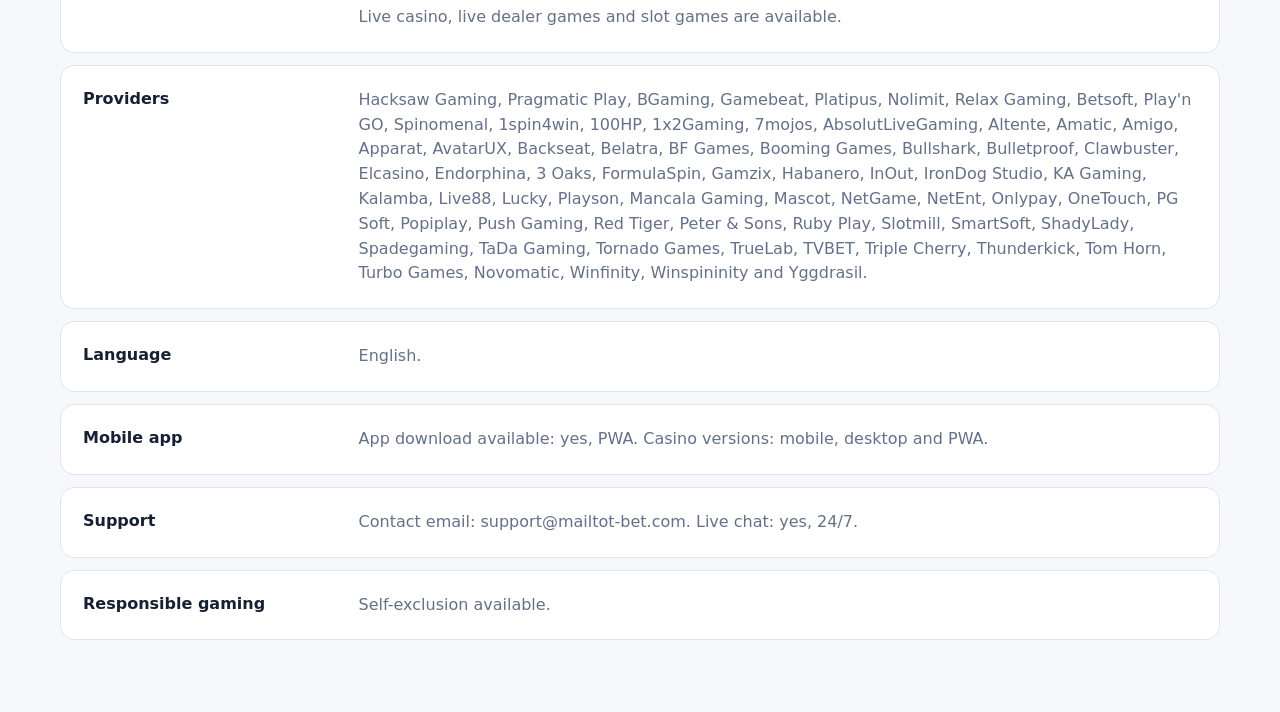
<file: totbet/index.html>
<!DOCTYPE html>
<html lang="en">
<head>
  <meta charset="utf-8">
  <meta name="viewport" content="width=device-width, initial-scale=1">
  <meta name="robots" content="index,follow">
  <title>Totbet info | info.sapio.ink</title>
  <meta name="description" content="Plain text notes for Totbet: bonus package, payments, VIP club, games, providers, mobile access and support details.">
  <link rel="canonical" href="https://info.sapio.ink/totbet/">
  <link rel="stylesheet" href="/styles.css?v=20260722-3">
</head>
<body>
  <header class="page-header">
    <a class="home-link" href="/" aria-label="Sapio casino directory"><span class="brand-mark" aria-hidden="true">S</span><span>sapio<span class="brand-dot">.ink</span></span></a>
    <nav class="header-nav" aria-label="Primary navigation"><a href="/">All casinos</a><a href="/payments/">Find casino</a></nav>
  </header>
  <main class="page-shell">
    <section class="detail-header">
      <a class="back-link" href="/">Back to casino list</a>
      <p class="label">totbet</p>
      <div class="brand-heading">
        <span class="brand-logo logo-dark"><img src="/logos/totbet-logo-full.png" alt="Totbet logo"></span>
        <div>
          <h1>Totbet</h1>
          <p>Totbet brand notes: crypto-friendly instant-play casino with fast withdrawals, UK-focused banking options, 5,000+ games, VIP Club, loyalty rewards, bonus shop, mobile-friendly PWA and 24/7 live chat.</p>
        </div>
      </div>
    </section>
    <section class="detail-grid" aria-label="Totbet details">
      <article class="detail-row">
        <h2>Landing</h2>
        <p>Casino website was not provided in the source notes. Brand page created as Totbet.</p>
      </article>
      <article class="detail-row">
        <h2>Brand</h2>
        <p>Totbet. Year of launch: 2026. Licence country, operating company, company location, licence number, registered address, accepted currencies and sportsbook margin were not provided in the source notes.</p>
      </article>
      <article class="detail-row">
        <h2>Focus geos</h2>
        <p>UK.</p>
      </article>
      <article class="detail-row">
        <h2>Focus points</h2>
        <p>Fast withdrawals up to 24 hours, crypto-friendly casino, UK-focused banking options, large game library, strong VIP Club, VIP status transfer, multi-level Loyalty Program, Bonus Shop, Daily Rebate, Weekly Cashback, personal VIP offers, personalized promotions, mobile-friendly PWA, instant registration and 24/7 live chat.</p>
      </article>
      <article class="detail-row">
        <h2>Casino type</h2>
        <p>Instant play, mobile, desktop and PWA casino. Sports welcome bonus and sportsbook offerings were not provided.</p>
      </article>
      <article class="detail-row">
        <h2>Welcome package</h2>
        <p>Casino welcome package: 250% up to GBP/EUR 3,000 split across 3 deposits. First deposit: 100% bonus + 50 free spins, minimum deposit GBP/EUR 20, maximum bonus GBP/EUR 1,000, bonus wagering x40, maximum bonus cashout x10, 50 free spins on Sweet Bonanza. Second deposit: 50% bonus + 150 free spins, minimum deposit GBP/EUR 20, maximum bonus GBP/EUR 1,000, bonus wagering x40, maximum bonus cashout x10, free spins on Sweet Bonanza. Third deposit: 100% bonus + 100 free spins, minimum deposit GBP/EUR 20, maximum bonus GBP/EUR 1,000, bonus wagering x40, maximum bonus cashout x10, free spins on Gates of Olympus.</p>
      </article>
      <article class="detail-row">
        <h2>Other offers</h2>
        <p>10% weekly cashback for all users, daily rebate for active users, regular reload bonuses, Bonus Shop, Loyalty Program with rewards, Referral Program, exclusive VIP Club with option to transfer VIP status from another casino and personal offers.</p>
      </article>
      <article class="detail-row">
        <h2>Payments</h2>
        <p>Deposit methods: Visa/Mastercard, bank transfer, Barclays, Lloyds, Halifax, NatWest, Monzo, Revolut, BTC, ETH, USDT, LTC, DOGE and Binance USD. Withdrawal methods: Visa/Mastercard, bank transfer and crypto.</p>
      </article>
      <article class="detail-row">
        <h2>Limits</h2>
        <p>Minimum deposit: GBP/EUR 20. Maximum deposit: GBP/EUR 5,000 plus personal limits according to VIP level. Minimum withdrawal: GBP/EUR 50. Maximum withdrawal: GBP/EUR 10,000 plus increased personal limits according to VIP level. Withdrawal speed: up to 24 hours.</p>
      </article>
      <article class="detail-row">
        <h2>Games</h2>
        <p>5,000+ games. Categories include slots, instant games, crash, scratch cards, live casino, table games, game shows and virtual sport. Casino RTP note: 97.5%. Progressive jackpots: yes, as per game provider. Live casino, live dealer games and slot games are available.</p>
      </article>
      <article class="detail-row">
        <h2>Providers</h2>
        <p>Hacksaw Gaming, Pragmatic Play, BGaming, Gamebeat, Platipus, Nolimit, Relax Gaming, Betsoft, Play'n GO, Spinomenal, 1spin4win, 100HP, 1x2Gaming, 7mojos, AbsolutLiveGaming, Altente, Amatic, Amigo, Apparat, AvatarUX, Backseat, Belatra, BF Games, Booming Games, Bullshark, Bulletproof, Clawbuster, Elcasino, Endorphina, 3 Oaks, FormulaSpin, Gamzix, Habanero, InOut, IronDog Studio, KA Gaming, Kalamba, Live88, Lucky, Playson, Mancala Gaming, Mascot, NetGame, NetEnt, Onlypay, OneTouch, PG Soft, Popiplay, Push Gaming, Red Tiger, Peter & Sons, Ruby Play, Slotmill, SmartSoft, ShadyLady, Spadegaming, TaDa Gaming, Tornado Games, TrueLab, TVBET, Triple Cherry, Thunderkick, Tom Horn, Turbo Games, Novomatic, Winfinity, Winspininity and Yggdrasil.</p>
      </article>
      <article class="detail-row">
        <h2>Language</h2>
        <p>English.</p>
      </article>
      <article class="detail-row">
        <h2>Mobile app</h2>
        <p>App download available: yes, PWA. Casino versions: mobile, desktop and PWA.</p>
      </article>
      <article class="detail-row">
        <h2>Support</h2>
        <p>Contact email: support@mailtot-bet.com. Live chat: yes, 24/7.</p>
      </article>
      <article class="detail-row">
        <h2>Responsible gaming</h2>
        <p>Self-exclusion available.</p>
      </article>
    </section>
  </main>
</body>
</html>
</file>
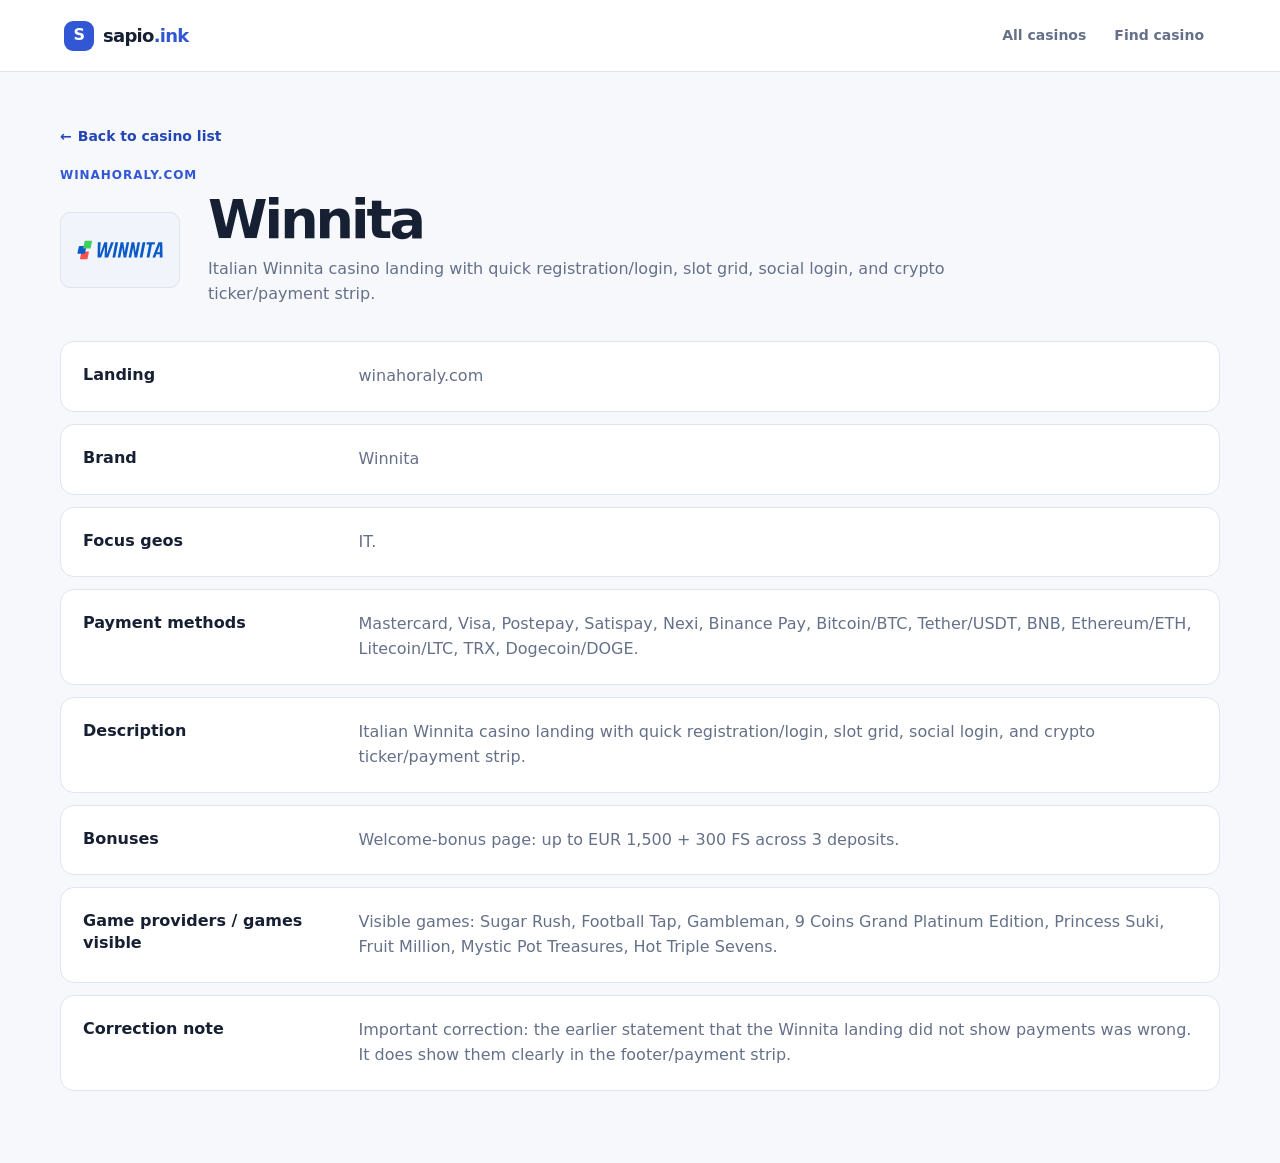
<file: winahoraly.com/index.html>
<!DOCTYPE html>
<html lang="en">
<head>
  <meta charset="utf-8">
  <meta name="viewport" content="width=device-width, initial-scale=1">
  <meta name="robots" content="index,follow">
  <title>Winnita casino info | info.sapio.ink</title>
  <meta name="description" content="Plain text notes for the winahoraly.com Winnita casino landing: payments, description, bonuses and visible games.">
  <link rel="canonical" href="https://info.sapio.ink/winahoraly.com/">
  <link rel="stylesheet" href="/styles.css?v=20260722-3">
</head>
<body>
  <header class="page-header">
    <a class="home-link" href="/" aria-label="Sapio casino directory"><span class="brand-mark" aria-hidden="true">S</span><span>sapio<span class="brand-dot">.ink</span></span></a>
    <nav class="header-nav" aria-label="Primary navigation"><a href="/">All casinos</a><a href="/payments/">Find casino</a></nav>
  </header>
  <main class="page-shell">
    <section class="detail-header">
      <a class="back-link" href="/">Back to casino list</a>
      <p class="label">winahoraly.com</p>
      <div class="brand-heading">
        <span class="brand-logo"><img src="/logos/winnita-logo.svg" alt="Winnita logo"></span>
        <div>
          <h1>Winnita</h1>
          <p>Italian Winnita casino landing with quick registration/login, slot grid, social login, and crypto ticker/payment strip.</p>
        </div>
      </div>
    </section>
    <section class="detail-grid" aria-label="Winnita casino details">
      <article class="detail-row">
        <h2>Landing</h2>
        <p>winahoraly.com</p>
      </article>
      <article class="detail-row">
        <h2>Brand</h2>
        <p>Winnita</p>
      </article>
      <article class="detail-row">
        <h2>Focus geos</h2>
        <p>IT.</p>
      </article>
      <article class="detail-row">
        <h2>Payment methods</h2>
        <p>Mastercard, Visa, Postepay, Satispay, Nexi, Binance Pay, Bitcoin/BTC, Tether/USDT, BNB, Ethereum/ETH, Litecoin/LTC, TRX, Dogecoin/DOGE.</p>
      </article>
      <article class="detail-row">
        <h2>Description</h2>
        <p>Italian Winnita casino landing with quick registration/login, slot grid, social login, and crypto ticker/payment strip.</p>
      </article>
      <article class="detail-row">
        <h2>Bonuses</h2>
        <p>Welcome-bonus page: up to EUR 1,500 + 300 FS across 3 deposits.</p>
      </article>
      <article class="detail-row">
        <h2>Game providers / games visible</h2>
        <p>Visible games: Sugar Rush, Football Tap, Gambleman, 9 Coins Grand Platinum Edition, Princess Suki, Fruit Million, Mystic Pot Treasures, Hot Triple Sevens.</p>
      </article>
      <article class="detail-row">
        <h2>Correction note</h2>
        <p>Important correction: the earlier statement that the Winnita landing did not show payments was wrong. It does show them clearly in the footer/payment strip.</p>
      </article>
    </section>
  </main>
</body>
</html>
</file>
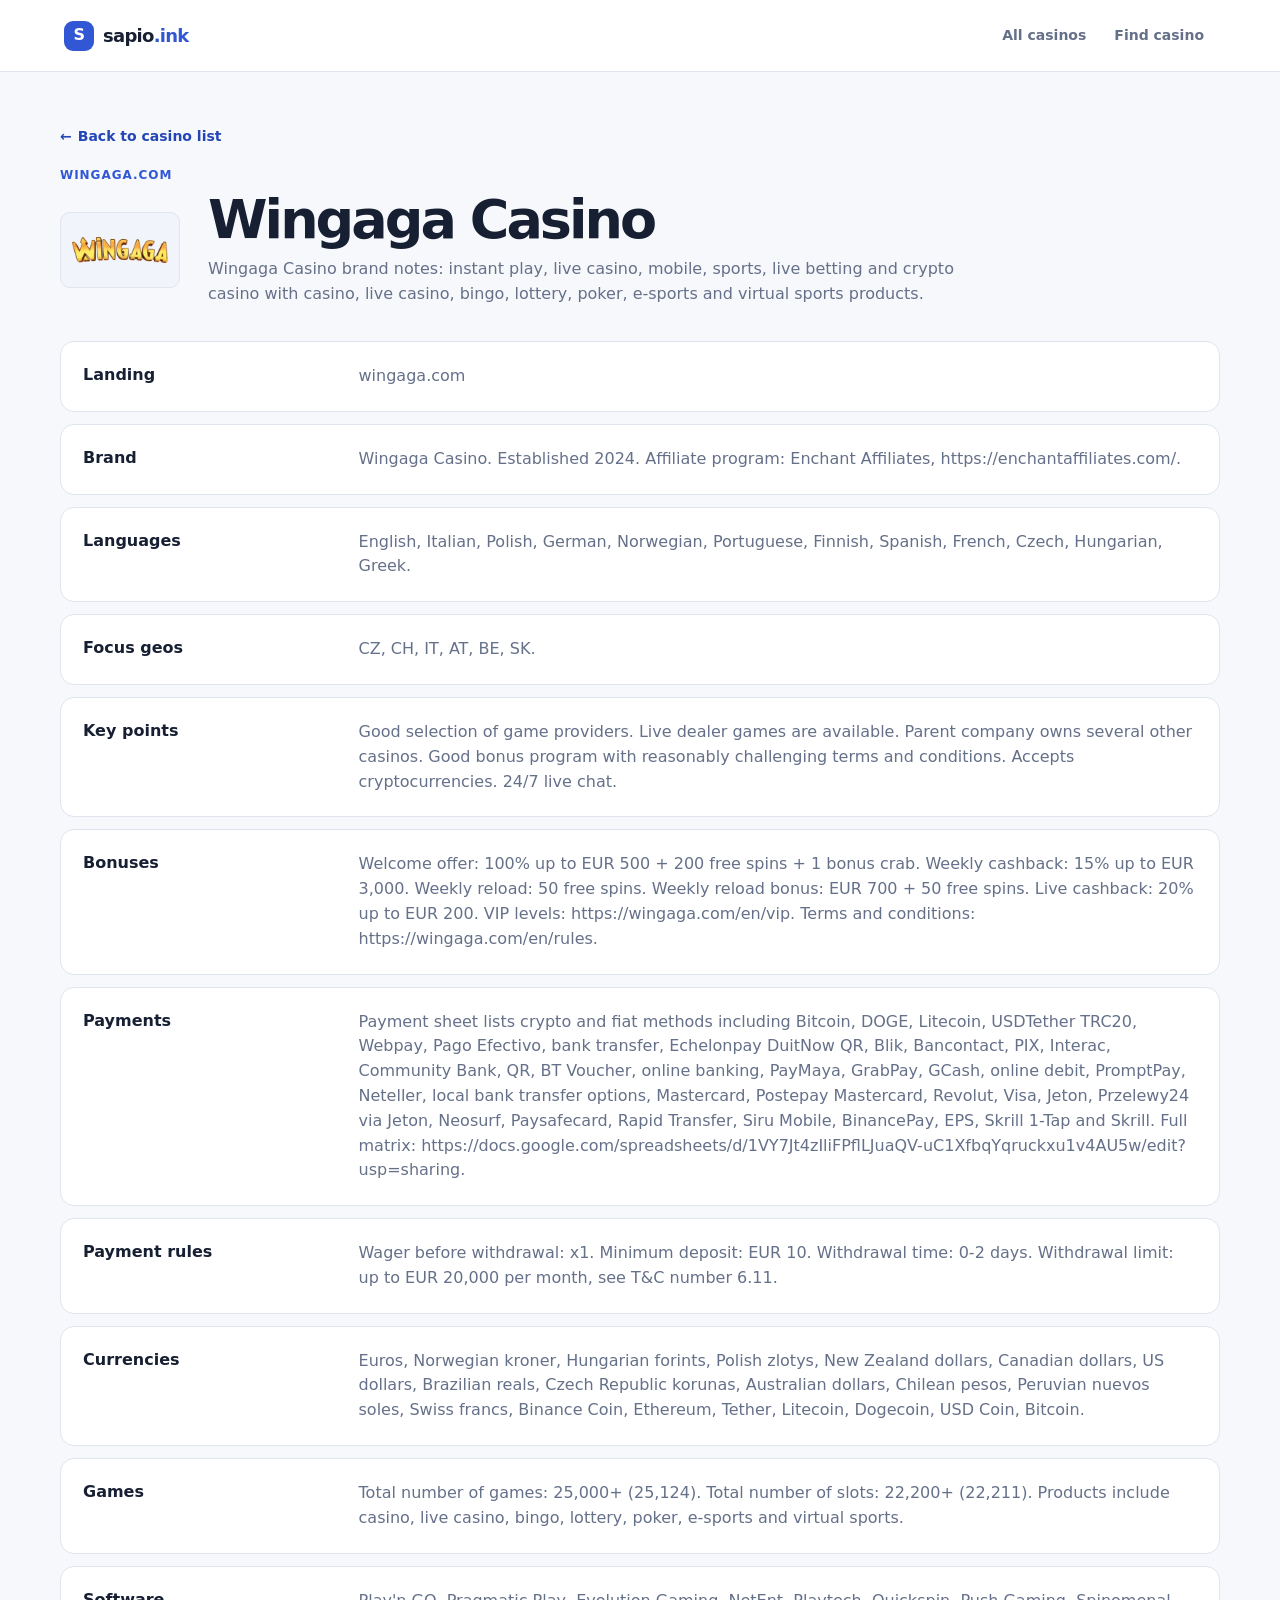
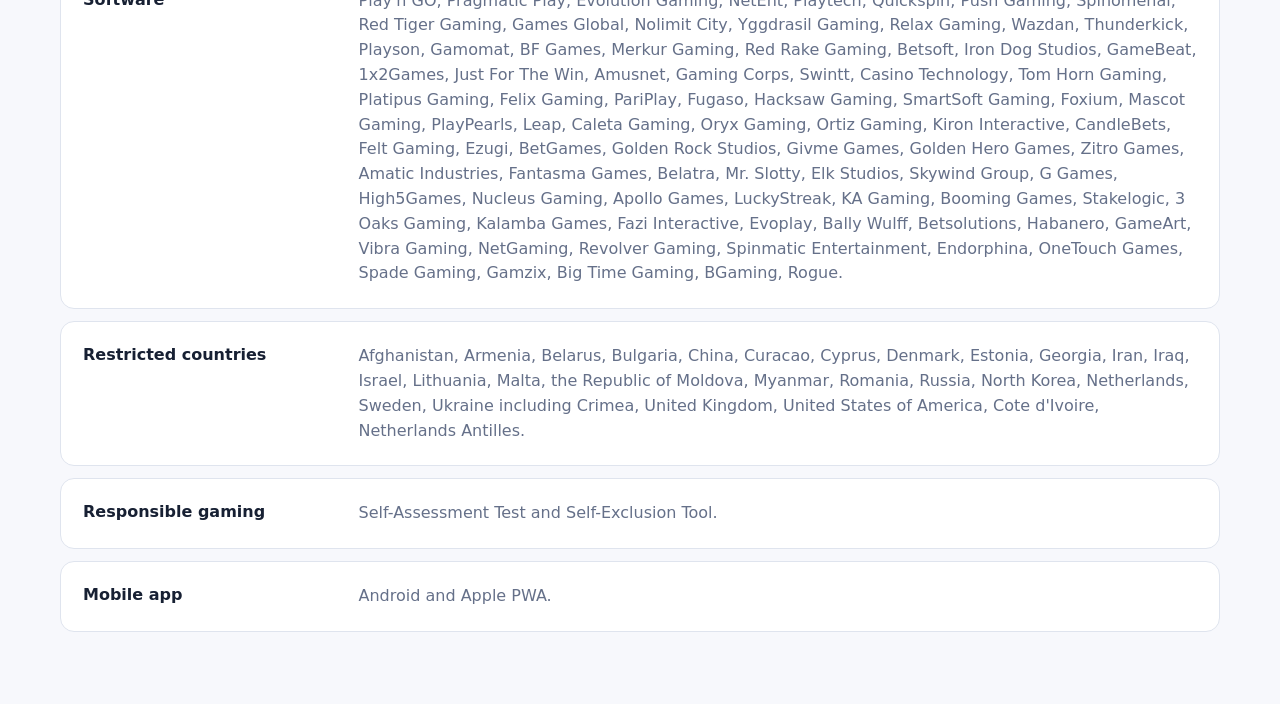
<file: wingaga.com/index.html>
<!DOCTYPE html>
<html lang="en">
<head>
  <meta charset="utf-8">
  <meta name="viewport" content="width=device-width, initial-scale=1">
  <meta name="robots" content="index,follow">
  <title>Wingaga Casino info | info.sapio.ink</title>
  <meta name="description" content="Plain text notes for Wingaga Casino: brand info, bonuses, payments, games, software, currencies and restricted countries.">
  <link rel="canonical" href="https://info.sapio.ink/wingaga.com/">
  <link rel="stylesheet" href="/styles.css?v=20260722-3">
</head>
<body>
  <header class="page-header">
    <a class="home-link" href="/" aria-label="Sapio casino directory"><span class="brand-mark" aria-hidden="true">S</span><span>sapio<span class="brand-dot">.ink</span></span></a>
    <nav class="header-nav" aria-label="Primary navigation"><a href="/">All casinos</a><a href="/payments/">Find casino</a></nav>
  </header>
  <main class="page-shell">
    <section class="detail-header">
      <a class="back-link" href="/">Back to casino list</a>
      <p class="label">wingaga.com</p>
      <div class="brand-heading">
        <span class="brand-logo"><img src="/logos/wingaga-logo.webp" alt="Wingaga Casino logo"></span>
        <div>
          <h1>Wingaga Casino</h1>
          <p>Wingaga Casino brand notes: instant play, live casino, mobile, sports, live betting and crypto casino with casino, live casino, bingo, lottery, poker, e-sports and virtual sports products.</p>
        </div>
      </div>
    </section>
    <section class="detail-grid" aria-label="Wingaga Casino details">
      <article class="detail-row">
        <h2>Landing</h2>
        <p>wingaga.com</p>
      </article>
      <article class="detail-row">
        <h2>Brand</h2>
        <p>Wingaga Casino. Established 2024. Affiliate program: Enchant Affiliates, https://enchantaffiliates.com/.</p>
      </article>
      <article class="detail-row">
        <h2>Languages</h2>
        <p>English, Italian, Polish, German, Norwegian, Portuguese, Finnish, Spanish, French, Czech, Hungarian, Greek.</p>
      </article>
      <article class="detail-row">
        <h2>Focus geos</h2>
        <p>CZ, CH, IT, AT, BE, SK.</p>
      </article>
      <article class="detail-row">
        <h2>Key points</h2>
        <p>Good selection of game providers. Live dealer games are available. Parent company owns several other casinos. Good bonus program with reasonably challenging terms and conditions. Accepts cryptocurrencies. 24/7 live chat.</p>
      </article>
      <article class="detail-row">
        <h2>Bonuses</h2>
        <p>Welcome offer: 100% up to EUR 500 + 200 free spins + 1 bonus crab. Weekly cashback: 15% up to EUR 3,000. Weekly reload: 50 free spins. Weekly reload bonus: EUR 700 + 50 free spins. Live cashback: 20% up to EUR 200. VIP levels: https://wingaga.com/en/vip. Terms and conditions: https://wingaga.com/en/rules.</p>
      </article>
      <article class="detail-row">
        <h2>Payments</h2>
        <p>Payment sheet lists crypto and fiat methods including Bitcoin, DOGE, Litecoin, USDTether TRC20, Webpay, Pago Efectivo, bank transfer, Echelonpay DuitNow QR, Blik, Bancontact, PIX, Interac, Community Bank, QR, BT Voucher, online banking, PayMaya, GrabPay, GCash, online debit, PromptPay, Neteller, local bank transfer options, Mastercard, Postepay Mastercard, Revolut, Visa, Jeton, Przelewy24 via Jeton, Neosurf, Paysafecard, Rapid Transfer, Siru Mobile, BinancePay, EPS, Skrill 1-Tap and Skrill. Full matrix: https://docs.google.com/spreadsheets/d/1VY7Jt4zIliFPflLJuaQV-uC1XfbqYqruckxu1v4AU5w/edit?usp=sharing.</p>
      </article>
      <article class="detail-row">
        <h2>Payment rules</h2>
        <p>Wager before withdrawal: x1. Minimum deposit: EUR 10. Withdrawal time: 0-2 days. Withdrawal limit: up to EUR 20,000 per month, see T&C number 6.11.</p>
      </article>
      <article class="detail-row">
        <h2>Currencies</h2>
        <p>Euros, Norwegian kroner, Hungarian forints, Polish zlotys, New Zealand dollars, Canadian dollars, US dollars, Brazilian reals, Czech Republic korunas, Australian dollars, Chilean pesos, Peruvian nuevos soles, Swiss francs, Binance Coin, Ethereum, Tether, Litecoin, Dogecoin, USD Coin, Bitcoin.</p>
      </article>
      <article class="detail-row">
        <h2>Games</h2>
        <p>Total number of games: 25,000+ (25,124). Total number of slots: 22,200+ (22,211). Products include casino, live casino, bingo, lottery, poker, e-sports and virtual sports.</p>
      </article>
      <article class="detail-row">
        <h2>Software</h2>
        <p>Play'n GO, Pragmatic Play, Evolution Gaming, NetEnt, Playtech, Quickspin, Push Gaming, Spinomenal, Red Tiger Gaming, Games Global, Nolimit City, Yggdrasil Gaming, Relax Gaming, Wazdan, Thunderkick, Playson, Gamomat, BF Games, Merkur Gaming, Red Rake Gaming, Betsoft, Iron Dog Studios, GameBeat, 1x2Games, Just For The Win, Amusnet, Gaming Corps, Swintt, Casino Technology, Tom Horn Gaming, Platipus Gaming, Felix Gaming, PariPlay, Fugaso, Hacksaw Gaming, SmartSoft Gaming, Foxium, Mascot Gaming, PlayPearls, Leap, Caleta Gaming, Oryx Gaming, Ortiz Gaming, Kiron Interactive, CandleBets, Felt Gaming, Ezugi, BetGames, Golden Rock Studios, Givme Games, Golden Hero Games, Zitro Games, Amatic Industries, Fantasma Games, Belatra, Mr. Slotty, Elk Studios, Skywind Group, G Games, High5Games, Nucleus Gaming, Apollo Games, LuckyStreak, KA Gaming, Booming Games, Stakelogic, 3 Oaks Gaming, Kalamba Games, Fazi Interactive, Evoplay, Bally Wulff, Betsolutions, Habanero, GameArt, Vibra Gaming, NetGaming, Revolver Gaming, Spinmatic Entertainment, Endorphina, OneTouch Games, Spade Gaming, Gamzix, Big Time Gaming, BGaming, Rogue.</p>
      </article>
      <article class="detail-row">
        <h2>Restricted countries</h2>
        <p>Afghanistan, Armenia, Belarus, Bulgaria, China, Curacao, Cyprus, Denmark, Estonia, Georgia, Iran, Iraq, Israel, Lithuania, Malta, the Republic of Moldova, Myanmar, Romania, Russia, North Korea, Netherlands, Sweden, Ukraine including Crimea, United Kingdom, United States of America, Cote d'Ivoire, Netherlands Antilles.</p>
      </article>
      <article class="detail-row">
        <h2>Responsible gaming</h2>
        <p>Self-Assessment Test and Self-Exclusion Tool.</p>
      </article>
      <article class="detail-row">
        <h2>Mobile app</h2>
        <p>Android and Apple PWA.</p>
      </article>
    </section>
  </main>
</body>
</html>
</file>
<file: styles.css>
:root {
  --bg: #f7f8fc;
  --surface: #ffffff;
  --surface-subtle: #f1f4fa;
  --ink: #172033;
  --muted: #657089;
  --line: #dfe4ee;
  --accent: #3157d5;
  --accent-strong: #2446b5;
  --accent-soft: #e9eeff;
  --success: #197a56;
  --shadow: 0 12px 30px rgba(24, 39, 75, 0.07);
}

* {
  box-sizing: border-box;
}

html {
  background: var(--bg);
}

body {
  margin: 0;
  min-width: 320px;
  background: var(--bg);
  color: var(--ink);
  font-family: Inter, ui-sans-serif, system-ui, -apple-system, BlinkMacSystemFont, "Segoe UI", sans-serif;
  line-height: 1.55;
}

a {
  color: inherit;
}

.page-header {
  display: flex;
  align-items: center;
  justify-content: space-between;
  gap: 24px;
  min-height: 72px;
  padding: 12px clamp(20px, 5vw, 72px);
  background: rgba(255, 255, 255, 0.95);
  border-bottom: 1px solid var(--line);
}

.home-link {
  display: inline-flex;
  align-items: center;
  gap: 9px;
  color: var(--ink);
  font-size: 18px;
  font-weight: 800;
  letter-spacing: -0.04em;
  text-decoration: none;
}

.brand-mark {
  display: grid;
  width: 30px;
  height: 30px;
  place-items: center;
  color: #fff;
  font-size: 16px;
  font-weight: 800;
  background: var(--accent);
  border-radius: 9px;
}

.brand-dot {
  color: var(--accent);
}

.header-nav {
  display: flex;
  align-items: center;
  gap: 4px;
}

.header-nav a {
  padding: 9px 12px;
  color: var(--muted);
  font-size: 14px;
  font-weight: 700;
  text-decoration: none;
  border-radius: 8px;
}

.header-nav a:hover,
.header-nav a[aria-current="page"] {
  color: var(--accent-strong);
  background: var(--accent-soft);
}

.page-shell {
  width: min(1160px, calc(100% - 40px));
  margin: 0 auto;
  padding: 52px 0 72px;
}

h1,
h2,
h3,
p {
  margin-top: 0;
}

.eyebrow,
.label {
  margin-bottom: 8px;
  color: var(--accent);
  font-size: 12px;
  font-weight: 800;
  letter-spacing: 0.08em;
  text-transform: uppercase;
}

.directory-hero {
  padding: clamp(28px, 5vw, 56px);
  background: linear-gradient(125deg, #ffffff 0%, #ffffff 60%, #edf1ff 100%);
  border: 1px solid var(--line);
  border-radius: 20px;
  box-shadow: var(--shadow);
}

.directory-hero-content {
  display: flex;
  align-items: end;
  justify-content: space-between;
  gap: 28px;
}

h1 {
  max-width: 700px;
  margin-bottom: 14px;
  font-size: clamp(38px, 6vw, 66px);
  line-height: 1.02;
  letter-spacing: -0.055em;
}

.directory-hero p:last-child,
.intro > p:last-child {
  max-width: 650px;
  margin-bottom: 0;
  color: var(--muted);
  font-size: 18px;
}

.button {
  display: inline-flex;
  flex: none;
  align-items: center;
  justify-content: center;
  gap: 10px;
  min-height: 48px;
  padding: 12px 18px;
  font-weight: 800;
  text-decoration: none;
  border-radius: 10px;
}

.button-primary {
  color: #fff;
  background: var(--accent);
  box-shadow: 0 6px 16px rgba(49, 87, 213, 0.2);
}

.button-primary:hover {
  background: var(--accent-strong);
}

.brand-directory {
  margin-top: 52px;
}

.section-heading {
  display: flex;
  align-items: end;
  justify-content: space-between;
  gap: 24px;
  margin-bottom: 20px;
}

.section-heading h2,
.finder-results-title {
  margin-bottom: 0;
  font-size: clamp(26px, 3vw, 34px);
  line-height: 1.1;
  letter-spacing: -0.035em;
}

.section-heading > p {
  max-width: 380px;
  margin-bottom: 0;
  color: var(--muted);
  font-size: 15px;
}

.brand-grid,
.payment-results {
  display: grid;
  grid-template-columns: repeat(3, minmax(0, 1fr));
  gap: 16px;
}

.brand-card,
.finder-result-card {
  display: flex;
  flex-direction: column;
  min-height: 254px;
  padding: 20px;
  color: inherit;
  text-decoration: none;
  background: var(--surface);
  border: 1px solid var(--line);
  border-radius: 16px;
  box-shadow: 0 2px 5px rgba(24, 39, 75, 0.02);
  transition: transform 160ms ease, border-color 160ms ease, box-shadow 160ms ease;
}

.brand-card:hover,
.finder-result-card:hover {
  border-color: #b8c7fb;
  box-shadow: var(--shadow);
  transform: translateY(-2px);
}

.brand-card-logo,
.finder-card-logo,
.logo-cell,
.brand-logo {
  display: grid;
  width: 88px;
  height: 52px;
  place-items: center;
  padding: 8px;
  background: var(--surface-subtle);
  border: 1px solid var(--line);
  border-radius: 10px;
}

.brand-card-logo img,
.finder-card-logo img,
.logo-cell img,
.brand-logo img {
  display: block;
  max-width: 72px;
  max-height: 32px;
}

.logo-dark {
  background: #12151b;
  border-color: #12151b;
}

.logo-text {
  color: var(--accent);
  font-size: 18px;
  font-weight: 900;
}

.logo-jack {
  color: #14df7a;
  font-size: 16px;
  font-style: italic;
  letter-spacing: -0.08em;
}

.brand-card-domain,
.payment-result-path {
  margin-top: 18px;
  color: var(--accent);
  font-family: ui-monospace, SFMono-Regular, Menlo, Consolas, monospace;
  font-size: 12px;
  font-weight: 700;
}

.brand-card strong,
.finder-card-name {
  display: block;
  margin-top: 5px;
  font-size: 19px;
  line-height: 1.25;
  letter-spacing: -0.02em;
}

.brand-card-copy,
.finder-card-detail {
  display: block;
  margin-top: 8px;
  color: var(--muted);
  font-size: 14px;
}

.card-link {
  display: inline-flex;
  gap: 8px;
  margin-top: auto;
  padding-top: 20px;
  color: var(--accent-strong);
  font-size: 14px;
  font-weight: 800;
}

.page-footer {
  padding: 22px clamp(20px, 5vw, 72px);
  color: var(--muted);
  font-size: 13px;
  background: #fff;
  border-top: 1px solid var(--line);
}

.page-footer p {
  width: min(1160px, 100%);
  margin: 0 auto;
}

.intro,
.detail-header {
  margin-bottom: 34px;
}

.back-link {
  display: inline-flex;
  align-items: center;
  gap: 6px;
  margin-bottom: 18px;
  color: var(--accent-strong);
  font-size: 14px;
  font-weight: 800;
  text-decoration: none;
}

.back-link::before {
  content: "←";
}

.brand-heading {
  display: grid;
  grid-template-columns: 128px minmax(0, 1fr);
  gap: 20px;
  align-items: center;
}

.brand-logo {
  width: 120px;
  height: 76px;
}

.brand-logo img {
  max-width: 96px;
  max-height: 48px;
}

.brand-heading h1 {
  margin-bottom: 10px;
  font-size: clamp(36px, 5vw, 54px);
}

.brand-heading p {
  max-width: 760px;
  margin-bottom: 0;
  color: var(--muted);
}

.detail-grid {
  display: grid;
  gap: 12px;
}

.detail-row {
  display: grid;
  grid-template-columns: minmax(190px, 0.3fr) minmax(0, 1fr);
  gap: 24px;
  padding: 22px;
  background: var(--surface);
  border: 1px solid var(--line);
  border-radius: 14px;
}

.detail-row h2 {
  margin: 0;
  font-size: 16px;
  line-height: 1.35;
}

.detail-row p,
.detail-row ul {
  margin: 0;
  color: var(--muted);
}

.detail-row a {
  color: var(--accent-strong);
  font-weight: 700;
}

.detail-row ul {
  padding-left: 20px;
}

.detail-row details {
  margin-top: 14px;
  color: var(--muted);
}

.detail-row summary {
  color: var(--accent-strong);
  font-weight: 800;
  cursor: pointer;
}

.detail-row details p {
  margin-top: 12px;
}

.payment-intro {
  margin-bottom: 30px;
}

.payment-intro h1 {
  margin-bottom: 14px;
}

.finder-layout {
  display: grid;
  grid-template-columns: minmax(275px, 0.72fr) minmax(0, 1.28fr);
  gap: 30px;
  align-items: start;
}

.payment-selector {
  position: sticky;
  top: 20px;
  padding: 22px;
  background: var(--surface);
  border: 1px solid var(--line);
  border-radius: 16px;
  box-shadow: 0 6px 20px rgba(24, 39, 75, 0.04);
}

.payment-selector h2 {
  margin-bottom: 6px;
  font-size: 20px;
}

.finder-intro-copy {
  margin-bottom: 20px;
  color: var(--muted);
  font-size: 14px;
}

.payment-selector-form {
  display: grid;
  gap: 14px;
}

.finder-section-title {
  margin: 6px 0 -2px;
  color: var(--ink);
  font-size: 13px;
  font-weight: 850;
}

.finder-section-title--general { order: 1; }
.geo-field { order: 2; }
.filter-mode-field { order: 3; }
.finder-section-title--additional { order: 4; margin-top: 8px; }
.payment-method-field { order: 5; }
.provider-field { order: 6; }

.payment-filter-field label {
  display: block;
  margin-bottom: 7px;
  color: var(--ink);
  font-size: 13px;
  font-weight: 750;
}

.payment-filter-field small {
  display: block;
  margin-top: 6px;
  color: var(--muted);
  font-size: 12px;
  line-height: 1.4;
}

.payment-filter-field select {
  width: 100%;
  min-height: 45px;
  padding: 10px 36px 10px 12px;
  color: var(--ink);
  font: inherit;
  background: #fff;
  border: 1px solid #cfd7e6;
  border-radius: 9px;
}

.payment-filter-field select:disabled {
  color: #8993a8;
  cursor: not-allowed;
  background: var(--surface-subtle);
}

.filter-mode-field {
  padding: 14px;
  background: var(--accent-soft);
  border: 1px solid #d4defe;
  border-radius: 10px;
}

.filter-mode-field label {
  color: var(--accent-strong);
}

.payment-status {
  margin: 0 0 16px;
  color: var(--muted);
  font-size: 14px;
  font-weight: 700;
}

.finder-results-heading {
  display: flex;
  align-items: end;
  justify-content: space-between;
  gap: 18px;
  margin-bottom: 18px;
}

.finder-results-heading .eyebrow {
  margin-bottom: 4px;
}

.payment-results {
  grid-template-columns: repeat(2, minmax(0, 1fr));
}

.finder-result-card {
  min-height: 236px;
}

.finder-card-top {
  display: flex;
  align-items: start;
  justify-content: space-between;
  gap: 12px;
}

.finder-card-logo {
  flex: none;
}

.finder-card-match {
  max-width: 140px;
  padding: 4px 8px;
  color: var(--success);
  font-size: 11px;
  font-weight: 800;
  line-height: 1.3;
  text-align: right;
  background: #eaf8f2;
  border-radius: 6px;
}

.payment-empty {
  grid-column: 1 / -1;
  margin: 0;
  padding: 28px;
  color: var(--muted);
  text-align: center;
  background: var(--surface);
  border: 1px dashed #b9c4d9;
  border-radius: 14px;
}

.payment-notes {
  margin-top: 38px;
  padding: 20px 22px;
  background: var(--surface-subtle);
  border: 1px solid var(--line);
  border-radius: 14px;
}

.payment-notes h2 {
  margin-bottom: 10px;
  font-size: 18px;
}

.payment-notes ul,
.payment-notes p {
  margin: 0;
  color: var(--muted);
}

.payment-notes ul {
  padding-left: 20px;
}

.visually-hidden {
  position: absolute;
  width: 1px;
  height: 1px;
  padding: 0;
  margin: -1px;
  overflow: hidden;
  clip: rect(0, 0, 0, 0);
  white-space: nowrap;
  border: 0;
}

a:focus-visible,
select:focus-visible,
summary:focus-visible {
  outline: 3px solid #96adff;
  outline-offset: 3px;
}

@media (max-width: 900px) {
  .brand-grid { grid-template-columns: repeat(2, minmax(0, 1fr)); }
  .finder-layout { grid-template-columns: 1fr; }
  .payment-selector { position: static; }
}

@media (max-width: 640px) {
  .page-header { min-height: 64px; padding: 10px 20px; }
  .home-link { font-size: 16px; }
  .brand-mark { width: 28px; height: 28px; }
  .header-nav { gap: 0; }
  .header-nav a { padding: 8px; font-size: 13px; }
  .page-shell { width: min(100% - 32px, 1160px); padding: 32px 0 52px; }
  .directory-hero { padding: 28px 22px; border-radius: 16px; }
  .directory-hero-content, .section-heading { display: block; }
  .directory-hero-content .button { width: 100%; margin-top: 24px; }
  h1 { font-size: 42px; }
  .section-heading > p { margin-top: 10px; }
  .brand-directory { margin-top: 36px; }
  .brand-grid, .payment-results { grid-template-columns: 1fr; }
  .brand-card { min-height: 228px; }
  .brand-heading, .detail-row { display: block; }
  .brand-logo { margin-bottom: 16px; }
  .detail-row { padding: 18px; }
  .detail-row p, .detail-row ul { margin-top: 8px; }
  .payment-selector { padding: 18px; }
  .finder-results-heading { display: block; }
  .finder-results-heading .payment-status { margin-top: 10px; }
}
</file>
